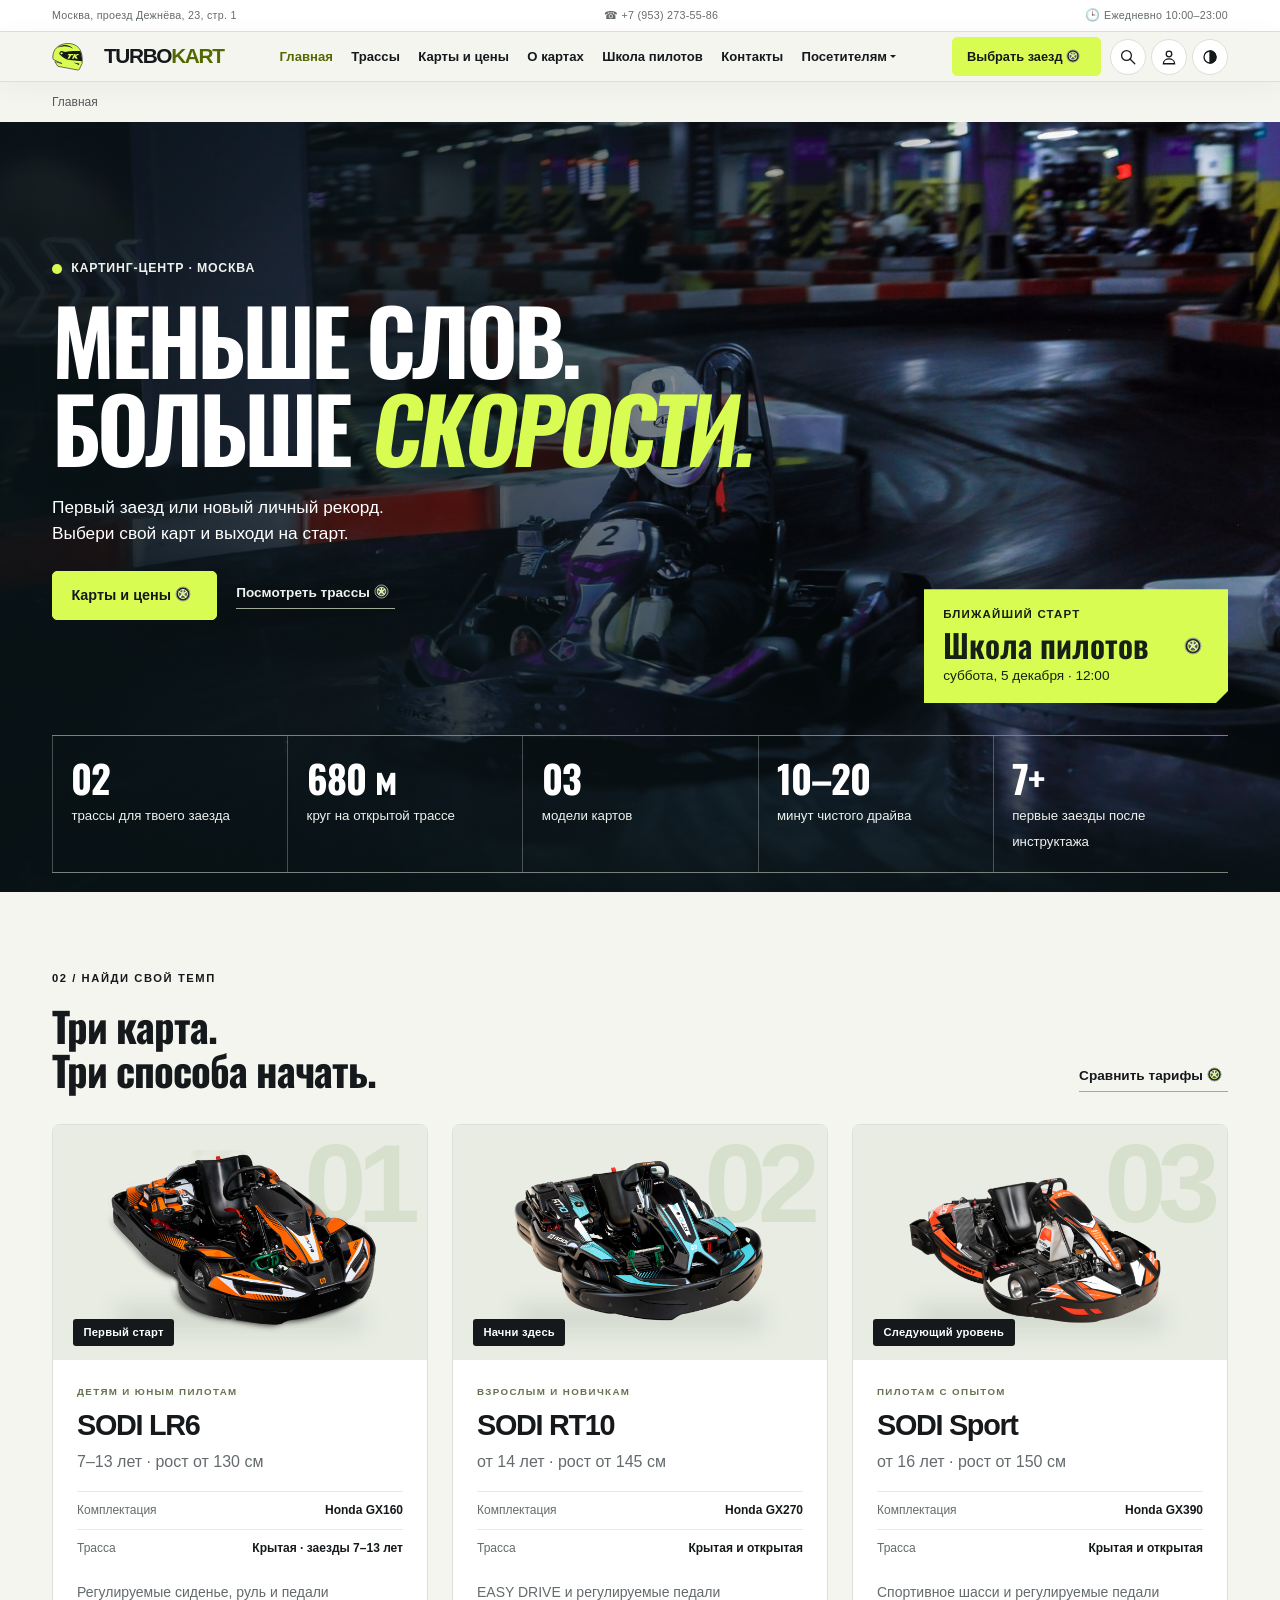
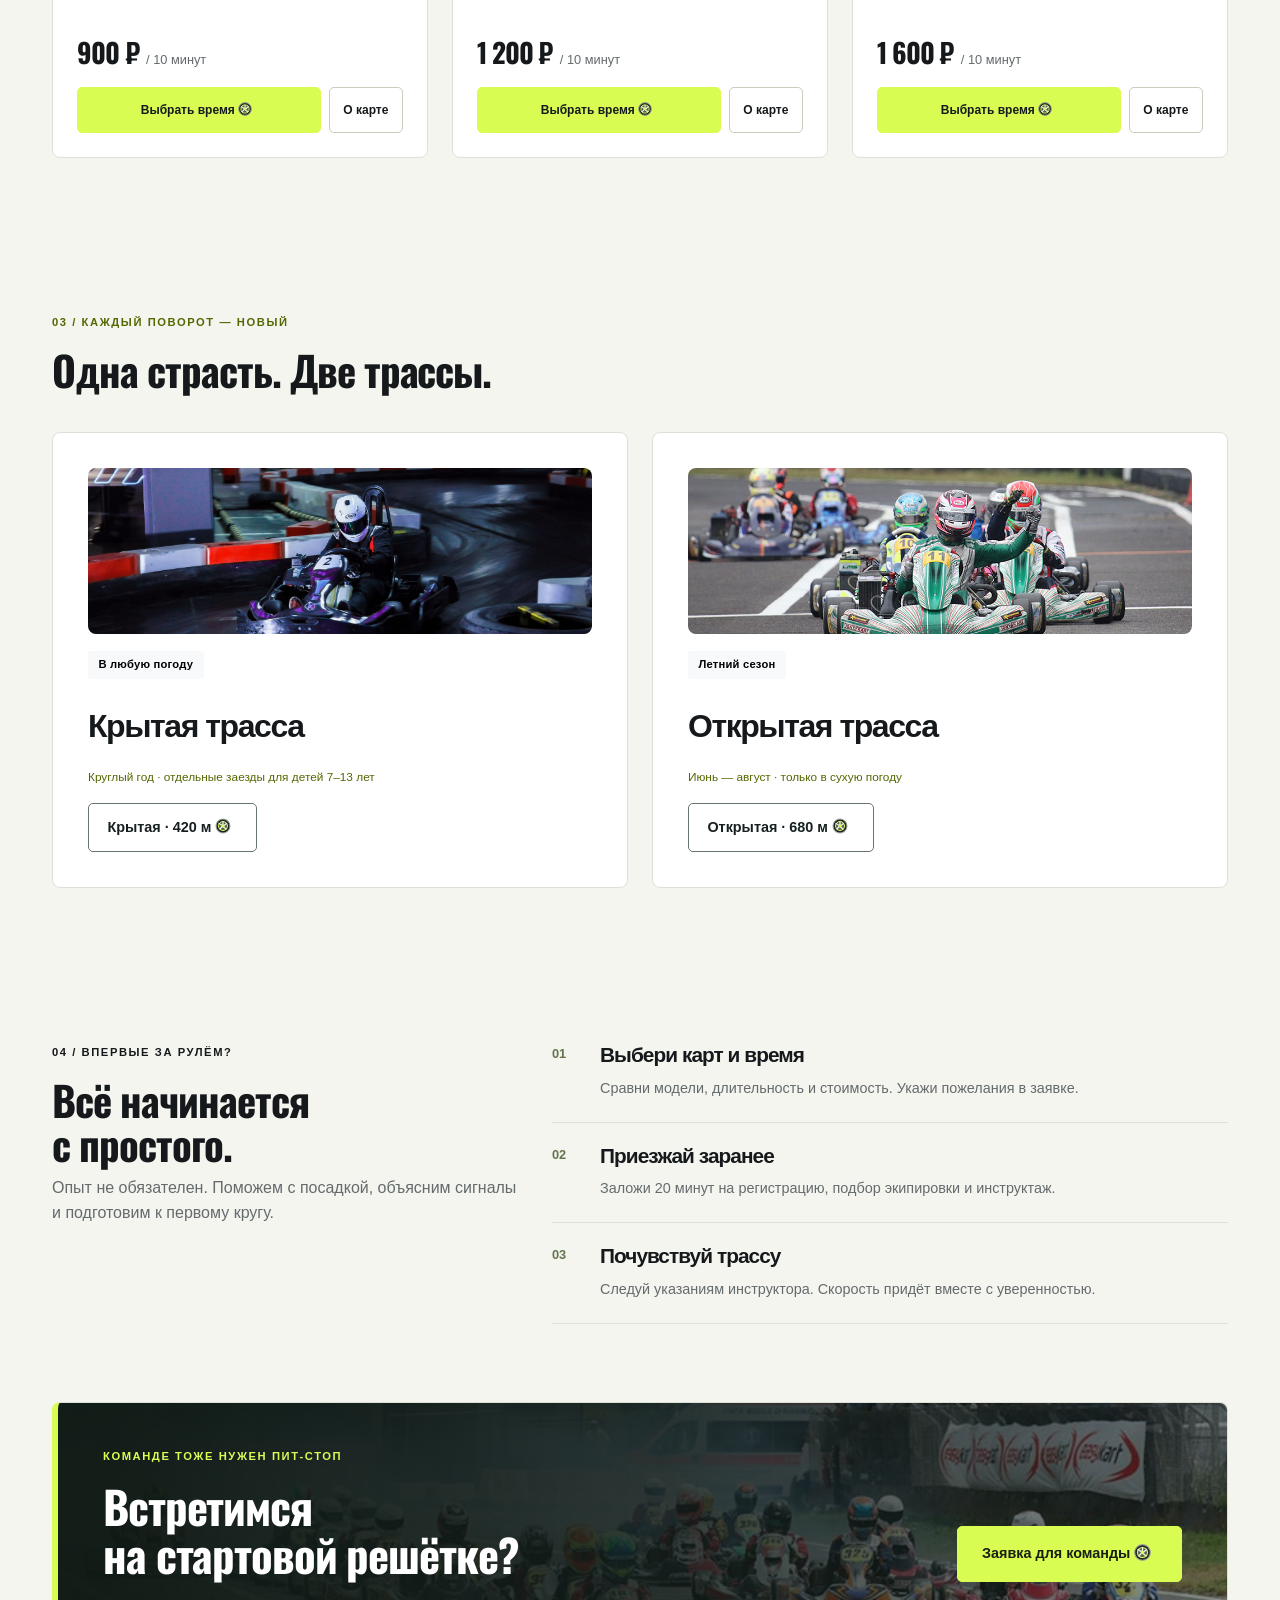
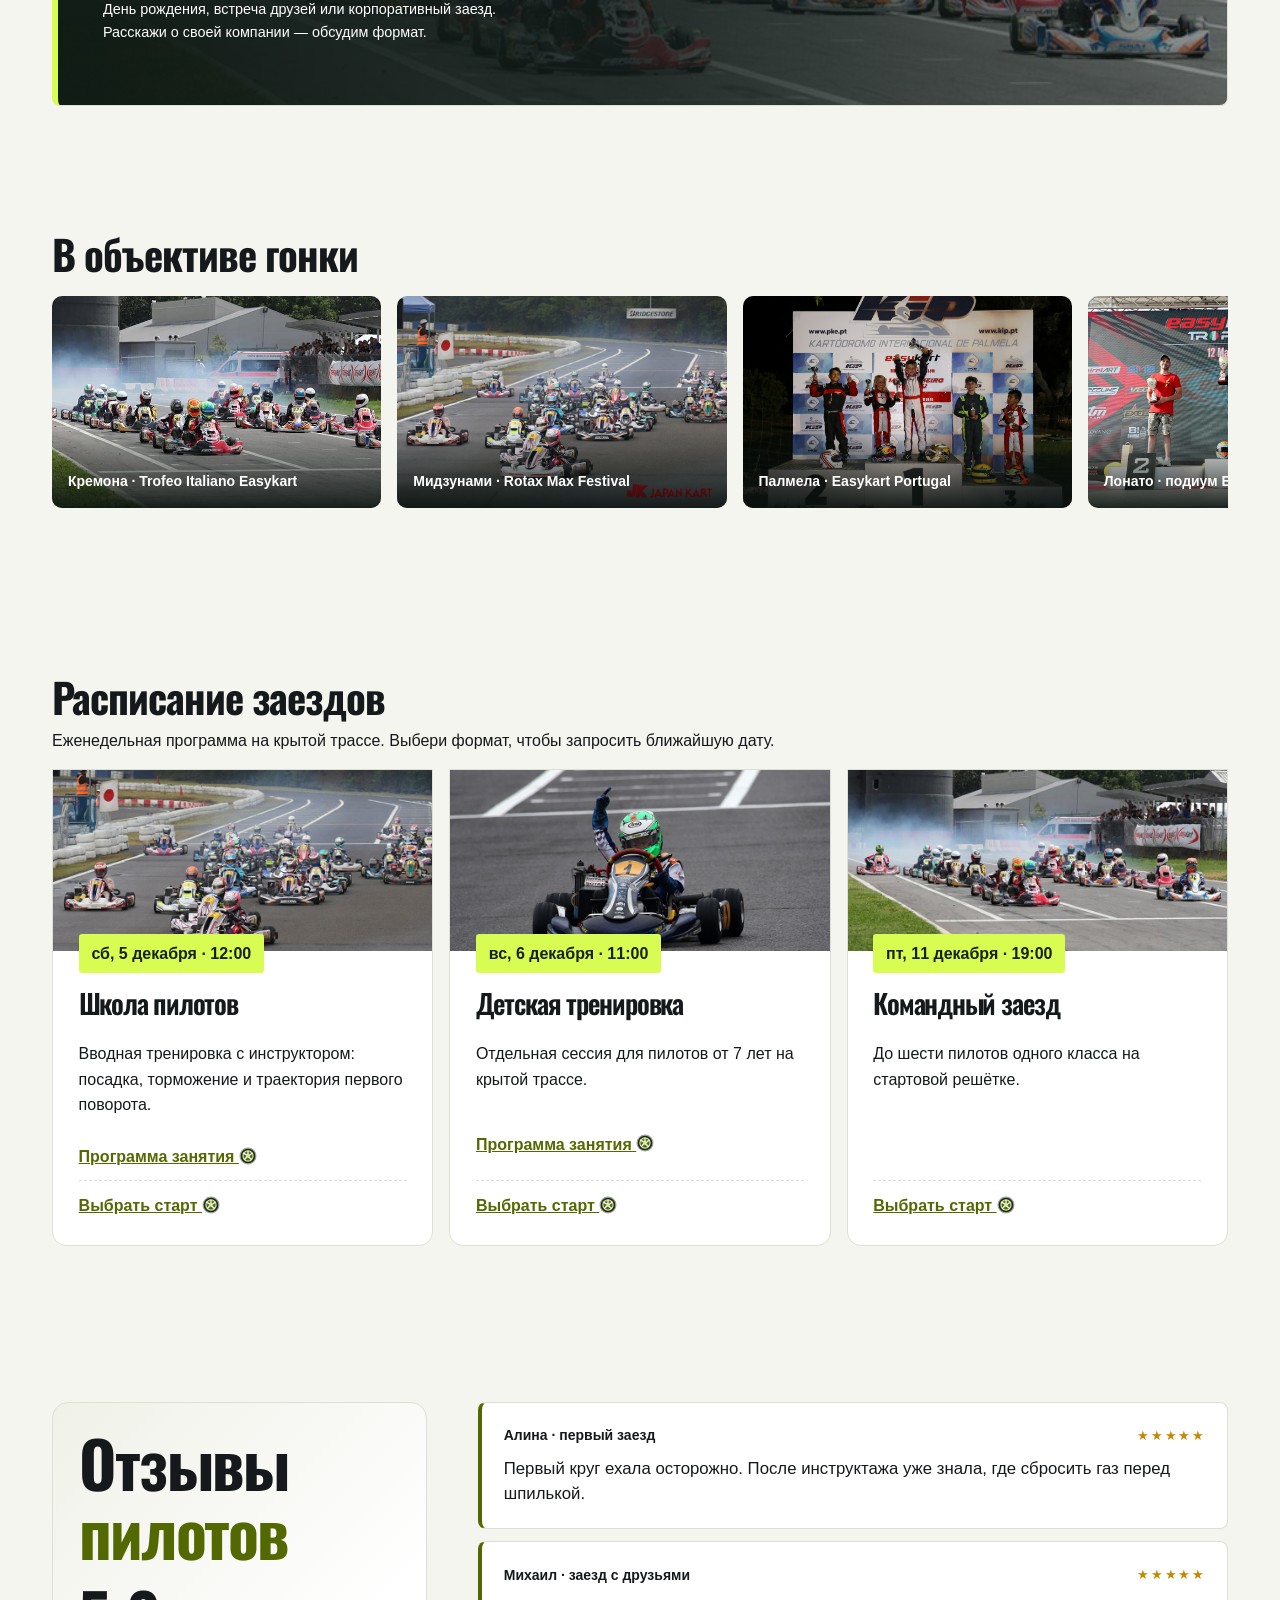
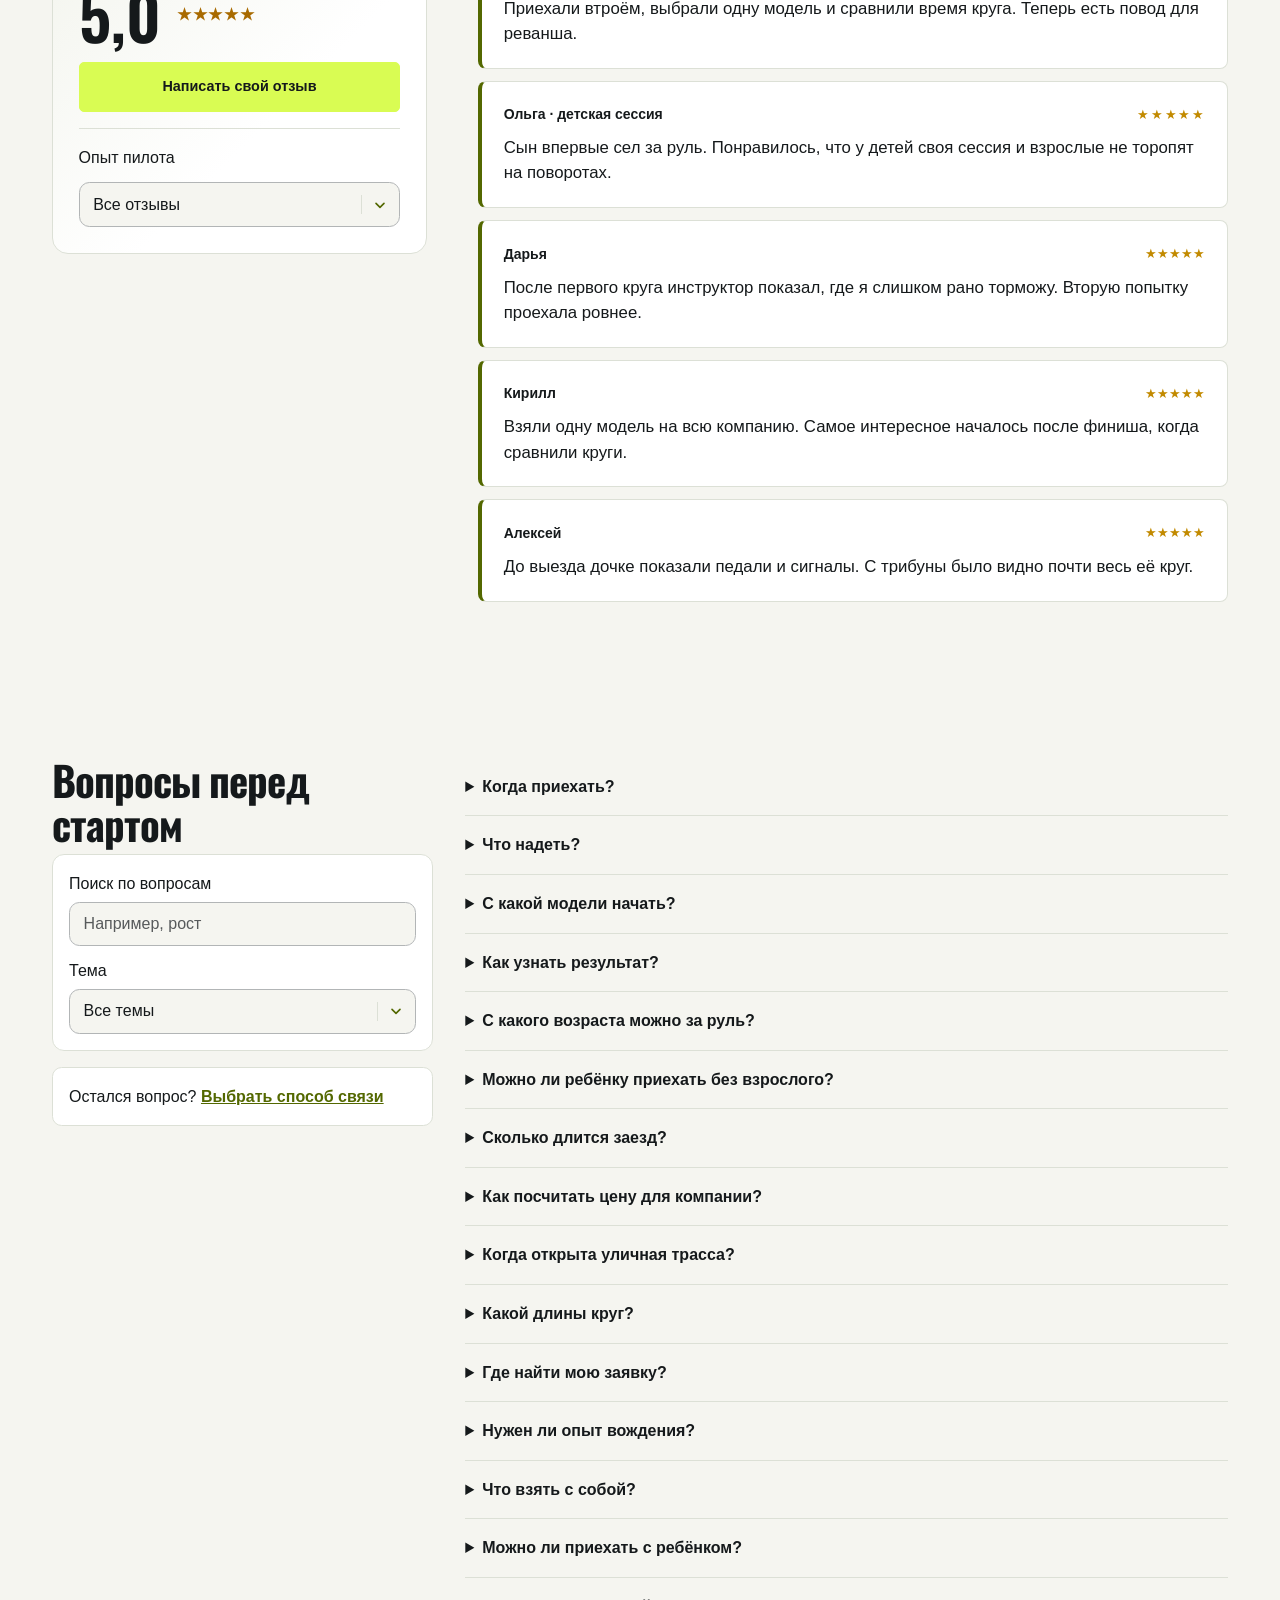
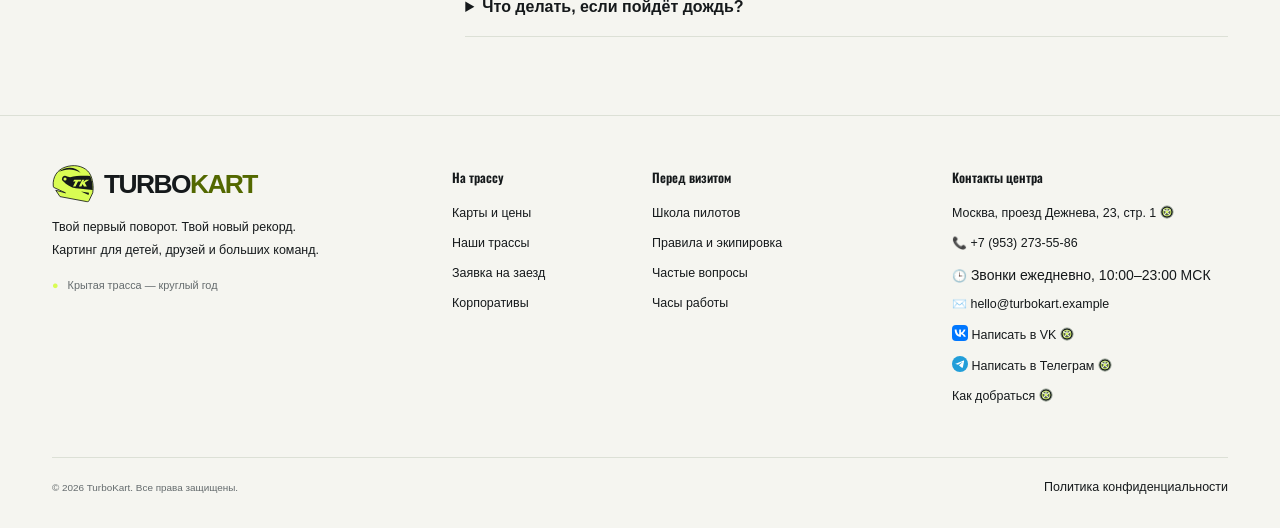
<file: index.html>
<!DOCTYPE html>
<html lang="ru">
<head>
<meta charset="UTF-8">
<meta name="viewport" content="width=device-width, initial-scale=1">
<meta name="description" content="TurboKart — карты для детей и взрослых, трассы и понятные тарифы за время заезда.">
<title>Картинг, который захочется повторить — TurboKart</title>
<meta property="og:type" content="website">
<meta property="og:url" content="https://artem-popkov.github.io/kr2-bootstrap-shop/">
<meta property="og:title" content="Картинг, который захочется повторить — TurboKart">
<meta property="og:description" content="TurboKart — карты для детей и взрослых, трассы и понятные тарифы за время заезда.">
<meta property="og:image" content="https://artem-popkov.github.io/kr2-bootstrap-shop/images/turbokart-preview.png">
<meta property="og:image:width" content="1200">
<meta property="og:image:height" content="630">
<meta property="og:image:alt" content="Салатовый шлем TurboKart с буквами TK на визоре">
<link rel="icon" type="image/png" sizes="32x32" href="images/favicon-32.png">
<link rel="icon" type="image/svg+xml" sizes="any" href="images/turbokart-mark.svg">
<link rel="stylesheet" href="https://cdn.jsdelivr.net/npm/bootstrap@5.3.8/dist/css/bootstrap.min.css">
<link rel="stylesheet" href="css/custom.css?v=20261112">
<link rel="stylesheet" href="css/racing.css?v=3">
</head>
<body>
<a class="skip-link" href="#main">К содержанию</a>
<div class="topline">
<div class="container d-flex flex-wrap justify-content-between gap-2">
<a href="contacts.html#location">Москва, проезд Дежнёва, 23, стр. 1</a><a href="tel:+79532735586">☎ +7 (953) 273-55-86</a>
<span><span class="contact-icon" aria-hidden="true">🕒</span>&nbsp;Ежедневно 10:00–23:00</span>
</div>
</div>
<header class="site-header"><nav class="navbar navbar-expand-xl">
<div class="container">
<a class="navbar-brand brand" href="index.html"><img class="brand-mark" src="images/turbokart-mark.svg" width="42" height="42" alt="">TURBO<span>KART</span>
<small>КАРТИНГ-ЦЕНТР</small>
</a>
<div class="nav-tools"><button type="button" data-panel="site-search" title="Поиск" aria-label="Поиск"><svg aria-hidden="true" viewBox="0 0 24 24" fill="none" stroke="currentColor" stroke-width="1.7" stroke-linecap="round"><circle cx="10" cy="10" r="6.5"/><path d="m15 15 6 6"/></svg></button><a href="pilot.html" title="Кабинет пилота" aria-label="Кабинет пилота"><svg aria-hidden="true" viewBox="0 0 24 24" fill="none" stroke="currentColor" stroke-width="1.7" stroke-linecap="round"><circle cx="12" cy="8" r="3.7"/><path d="M4.5 21c0-8.5 15-8.5 15 0z"/></svg></a><button type="button" id="theme-switch" role="switch" aria-checked="false" aria-label="Тёмная тема" title="Переключить тему"><svg aria-hidden="true" viewBox="0 0 24 24" fill="none" stroke="currentColor" stroke-width="1.7" stroke-linecap="round"><circle cx="12" cy="12" r="8"/><path d="M12 4a8 8 0 0 1 0 16z" fill="currentColor"/></svg></button></div>
<button class="navbar-toggler" type="button" data-bs-toggle="collapse" data-bs-target="#mainNavbar" aria-controls="mainNavbar" aria-expanded="false" aria-label="Открыть меню">
<span class="navbar-toggler-icon">
</span>
</button>
<div class="collapse navbar-collapse" id="mainNavbar">
<ul class="navbar-nav mx-auto gap-lg-3">
<li class="nav-item">
<a class="nav-link active" aria-current=page href="index.html">Главная</a>
</li>
<li class="nav-item"><a class="nav-link" href="tracks.html">Трассы</a></li>
<li class="nav-item">
<a class="nav-link "  href="catalog.html">Карты и цены</a>
</li>
<li class="nav-item">
<a class="nav-link "  href="product.html">О картах</a>
</li>
<li class="nav-item"><a class="nav-link" href="school.html">Школа пилотов</a></li>
<li class="nav-item">
<a class="nav-link "  href="contacts.html">Контакты</a>
</li>
<li class="nav-item dropdown">
<button class="nav-link dropdown-toggle" type="button" data-bs-toggle="dropdown" aria-expanded="false">Посетителям</button>
<ul class="dropdown-menu">
<li>
<a class="dropdown-item" href="contacts.html#rules">Правила и вопросы</a>
</li>
<li>
<a class="dropdown-item" href="contacts.html#location">Как добраться</a>
</li><li>
<a class="dropdown-item" href="contacts.html#schedule">Часы работы</a>
</li>
</ul>
</li>
</ul>
<a class="btn btn-primary" href="order.html">Выбрать заезд <span class="link-wheel" aria-hidden="true"></span>
</a>
</div>
</div>
</nav>
</header>
<main id="main">
<nav class="container site-crumbs" aria-label="Хлебные крошки"><ol class="breadcrumb"><li class="breadcrumb-item active" aria-current="page">Главная</li></ol></nav>
<section class="start-grid full-start" aria-labelledby="start-title">
<img class="start-backdrop" src="images/hero-kart.jpg" alt="" fetchpriority="high"><div class="container start-inner"><div class="start-layout">
<div class="start-copy">
<p class="start-location"><i aria-hidden="true"></i> Картинг-центр · Москва</p>
<h1 id="start-title">Меньше слов.<br>Больше <em>скорости.</em></h1>
<p>Первый заезд или новый личный рекорд.<br>Выбери свой карт и выходи на старт.</p>
<div class="start-actions"><a class="btn btn-primary" href="catalog.html">Карты и цены <span class="link-wheel" aria-hidden="true"></span></a><a class="text-link" href="tracks.html">Посмотреть трассы <span class="link-wheel" aria-hidden="true"></span></a></div>
</div>
<div class="start-visual">

<a class="start-ticket" href="#calendar">
<span class="ticket-copy"><small>Ближайший старт</small><strong id="next-title">Расписание заездов</strong><span id="next-time"></span></span>
<span class="link-wheel" aria-hidden="true"></span></a>
</div></div>
<div class="hero-stats row row-cols-2 row-cols-md-3 row-cols-lg-5 g-4">
<div class="col">
<strong>02</strong>
<span>трассы для твоего заезда</span>
</div>
<div class="col">
<strong>680 м</strong>
<span>круг на открытой трассе</span>
</div>
<div class="col">
<strong>03</strong>
<span>модели картов</span>
</div>
<div class="col">
<strong>10–20</strong>
<span>минут чистого драйва</span>
</div>
<div class="col">
<strong>7+</strong>
<span>первые заезды после инструктажа</span>
</div>
</div>
</div></section>
<section class="section section-decor" id="popular">
<div class="container">
<div class="section-heading">
<div>
<p class="eyebrow">02 / НАЙДИ СВОЙ ТЕМП</p>
<h2>Три карта.<br>Три способа начать.</h2>
</div>
<a class="text-link" href="catalog.html#prices">Сравнить тарифы <span class="link-wheel" aria-hidden="true"></span></a>
</div>
<div class="row g-4">
<div class="col-12 col-md-6 col-lg-4">
<article class="card kart-card h-100">
<div class="kart-visual d-flex align-items-center justify-content-center">
<span class="kart-number" aria-hidden="true">01</span>
<img src="images/sodi-lr6.png" alt="SODI LR6, прокатный карт" loading="lazy">
<span class="badge kart-badge">Первый старт</span>
</div>
<div class="card-body p-4 d-flex flex-column">
<p class="eyebrow">Детям и юным пилотам</p>
<h3 class="card-title">SODI LR6</h3>
<p class="text-secondary">7–13 лет · рост от 130 см</p>
<dl class="kart-specs">
<div>
<dt>Комплектация</dt>
<dd>Honda GX160</dd>
</div>
<div>
<dt>Трасса</dt>
<dd>Крытая · заезды 7–13 лет</dd>
</div>
</dl>
<p class="card-text small text-secondary">Регулируемые сиденье, руль и педали</p>
<div class="mt-auto">
<p class="price">
<span class="price-amount" data-price-kart="lr6" data-price-duration="10">900 ₽</span>
<span> / 10 минут</span>
</p>
<div class="d-flex gap-2">
<a class="btn btn-primary flex-grow-1" href="order.html?kart=lr6">Выбрать время <span class="link-wheel" aria-hidden="true"></span></a>
<a class="btn btn-outline-dark" href="product.html?kart=lr6">О карте</a>
</div>
</div>
</div>
</article>
</div>
<div class="col-12 col-md-6 col-lg-4">
<article class="card kart-card h-100">
<div class="kart-visual d-flex align-items-center justify-content-center">
<span class="kart-number" aria-hidden="true">02</span>
<img src="images/sodi-rt10.png" alt="SODI RT10, прокатный карт" loading="lazy">
<span class="badge kart-badge">Начни здесь</span>
</div>
<div class="card-body p-4 d-flex flex-column">
<p class="eyebrow">Взрослым и новичкам</p>
<h3 class="card-title">SODI RT10</h3>
<p class="text-secondary">от 14 лет · рост от 145 см</p>
<dl class="kart-specs">
<div>
<dt>Комплектация</dt>
<dd>Honda GX270</dd>
</div>
<div>
<dt>Трасса</dt>
<dd>Крытая и открытая</dd>
</div>
</dl>
<p class="card-text small text-secondary">EASY DRIVE и регулируемые педали</p>
<div class="mt-auto">
<p class="price">
<span class="price-amount" data-price-kart="rt10" data-price-duration="10">1 200 ₽</span>
<span> / 10 минут</span>
</p>
<div class="d-flex gap-2">
<a class="btn btn-primary flex-grow-1" href="order.html?kart=rt10">Выбрать время <span class="link-wheel" aria-hidden="true"></span></a>
<a class="btn btn-outline-dark" href="product.html?kart=rt10">О карте</a>
</div>
</div>
</div>
</article>
</div>
<div class="col-12 col-md-6 col-lg-4">
<article class="card kart-card h-100">
<div class="kart-visual d-flex align-items-center justify-content-center">
<span class="kart-number" aria-hidden="true">03</span>
<img src="images/sodi-sport.png" alt="SODI Sport, прокатный карт" loading="lazy">
<span class="badge kart-badge">Следующий уровень</span>
</div>
<div class="card-body p-4 d-flex flex-column">
<p class="eyebrow">Пилотам с опытом</p>
<h3 class="card-title">SODI Sport</h3>
<p class="text-secondary">от 16 лет · рост от 150 см</p>
<dl class="kart-specs">
<div>
<dt>Комплектация</dt>
<dd>Honda GX390</dd>
</div>
<div>
<dt>Трасса</dt>
<dd>Крытая и открытая</dd>
</div>
</dl>
<p class="card-text small text-secondary">Спортивное шасси и регулируемые педали</p>
<div class="mt-auto">
<p class="price">
<span class="price-amount" data-price-kart="sport" data-price-duration="10">1 600 ₽</span>
<span> / 10 минут</span>
</p>
<div class="d-flex gap-2">
<a class="btn btn-primary flex-grow-1" href="order.html?kart=sport">Выбрать время <span class="link-wheel" aria-hidden="true"></span></a>
<a class="btn btn-outline-dark" href="product.html?kart=sport">О карте</a>
</div>
</div>
</div>
</article>
</div>
</div>

</div>
</section>
<section class="section section-dark section-decor section-decor-dark" id="tracks">
<div class="container">
<p class="eyebrow text-accent">03 / КАЖДЫЙ ПОВОРОТ — НОВЫЙ</p>
<h2>Одна страсть. Две трассы.</h2>
<div class="row g-4 mt-3">
<div class="col-md-6">
<article class="track-panel h-100"><img class="track-thumb" src="images/hero-kart.jpg" alt="" loading="lazy">
<span class="badge text-bg-light">В любую погоду</span>
<h3>Крытая трасса</h3>


<p class="track-meta">Круглый год · отдельные заезды для детей 7–13 лет</p>
<a href="tracks.html#indoor" class="btn btn-outline-light">Крытая · 420 м <span class="link-wheel" aria-hidden="true"></span></a>
</article>
</div>
<div class="col-md-6">
<article class="track-panel track-outdoor h-100"><img class="track-thumb" src="images/race-gallery-8.jpg" alt="" loading="lazy">
<span class="badge text-bg-light">Летний сезон</span>
<h3>Открытая трасса</h3>


<p class="track-meta">Июнь — август · только в сухую погоду</p>
<a href="tracks.html#outdoor" class="btn btn-outline-light">Открытая · 680 м <span class="link-wheel" aria-hidden="true"></span></a>
</article>
</div>
</div>
</div>
</section>
<div class="section-decor visit-sections">
<section class="section" id="first-visit">
<div class="container">
<div class="row g-5">
<div class="col-lg-5">
<p class="eyebrow">04 / ВПЕРВЫЕ ЗА РУЛЁМ?</p>
<h2>Всё начинается<br>с простого.</h2>
<p class="text-secondary">Опыт не обязателен. Поможем с посадкой, объясним сигналы и подготовим к первому кругу.</p>
</div>
<div class="col-lg-7">
<ol class="visit-steps">
<li class="d-flex gap-4">
<span>01</span>
<div>
<h3>Выбери карт и время</h3>
<p>Сравни модели, длительность и стоимость. Укажи пожелания в заявке.</p>
</div>
</li>
<li class="d-flex gap-4">
<span>02</span>
<div>
<h3>Приезжай заранее</h3>
<p>Заложи 20 минут на регистрацию, подбор экипировки и инструктаж.</p>
</div>
</li>
<li class="d-flex gap-4">
<span>03</span>
<div>
<h3>Почувствуй трассу</h3>
<p>Следуй указаниям инструктора. Скорость придёт вместе с уверенностью.</p>
</div>
</li>
</ol>
</div>
</div>

</div>
</section>
<section class="pb-5" id="events">
<div class="container">
<div class="event-panel">
<div>
<p class="eyebrow">КОМАНДЕ ТОЖЕ НУЖЕН ПИТ-СТОП</p>
<h2>Встретимся<br>на стартовой решётке?</h2>
<p>День рождения, встреча друзей или корпоративный заезд.<br>Расскажи о своей компании — обсудим формат.</p>
</div>
<a class="btn btn-dark btn-lg" href="order.html?event=group">Заявка для команды <span class="link-wheel" aria-hidden="true"></span></a>
</div>

</div>
</section>
</div>
<section class="container section" aria-labelledby="gallery-title">
<h2 id="gallery-title">В объективе гонки</h2>
<div class="race-feed" tabindex="0" aria-label="Фотографии соревнований">
<figure><img src="images/race-gallery-1.jpg" alt="Пелотон картов на старте заезда" loading="lazy"><figcaption>Кремона · Trofeo Italiano Easykart</figcaption></figure>
<figure><img src="images/race-gallery-2.jpg" alt="Пилоты на трассе под стартовым флагом" loading="lazy"><figcaption>Мидзунами · Rotax Max Festival</figcaption></figure>
<figure><img src="images/race-gallery-3.jpg" alt="Призёры с кубками на подиуме" loading="lazy"><figcaption>Палмела · Easykart Portugal</figcaption></figure>
<figure><img src="images/race-gallery-4.jpg" alt="Награждение пилотов Easykart" loading="lazy"><figcaption>Лонато · подиум Easykart</figcaption></figure>
<figure><img src="images/race-gallery-5.jpg" alt="Junior · борьба на трассе" loading="lazy"><figcaption>Мидзунами · Junior · борьба на трассе</figcaption></figure>
<figure><img src="images/race-gallery-6.jpg" alt="Mini · заезд" loading="lazy"><figcaption>Мидзунами · Mini · заезд</figcaption></figure>
<figure><img src="images/race-gallery-7.jpg" alt="Masters · заезд" loading="lazy"><figcaption>Мидзунами · Masters · заезд</figcaption></figure>
<figure><img src="images/race-gallery-8.jpg" alt="Senior · заезд" loading="lazy"><figcaption>Мидзунами · Senior · заезд</figcaption></figure>
<figure><img src="images/race-gallery-9.jpg" alt="Участники фестиваля" loading="lazy"><figcaption>Мидзунами · Участники фестиваля</figcaption></figure>
<figure><img src="images/race-gallery-10.jpg" alt="Junior · награждение" loading="lazy"><figcaption>Мидзунами · Junior · награждение</figcaption></figure>
</div></section>
<section class="container section" id="calendar"><h2>Расписание заездов</h2><p>Еженедельная программа на крытой трассе. Выбери формат, чтобы запросить ближайшую дату.</p><div class="tk-cards" id="event-cards"></div></section>
<section class="container section" id="reviews"><div class="review-intro"><h2>Отзывы <span>пилотов</span></h2><div class="review-score"><strong>5,0</strong><span><b aria-label="Пять звёзд">★★★★★</b></span></div>
<button type="button" class="btn btn-primary" data-panel="review-dialog" aria-haspopup="dialog">Написать свой отзыв</button>
<label class="tk-controls">Опыт пилота <select id="review-filter"><option value="all">Все отзывы</option><option value="first">Первый заезд</option><option value="group">Компанией</option><option value="kids">С детьми</option></select></label></div>
<div class="review-list"><div class="row g-3">
<div class="col-md-4" data-review="first"><figure class="pilot-review"><div role="img" aria-label="5 из 5 звёзд" style="color:#c28a00;letter-spacing:.12em">★★★★★</div><blockquote>Первый круг ехала осторожно. После инструктажа уже знала, где сбросить газ перед шпилькой.</blockquote><figcaption>Алина · первый заезд</figcaption></figure></div>
<div class="col-md-4" data-review="group"><figure class="pilot-review"><div role="img" aria-label="5 из 5 звёзд" style="color:#c28a00;letter-spacing:.12em">★★★★★</div><blockquote>Приехали втроём, выбрали одну модель и сравнили время круга. Теперь есть повод для реванша.</blockquote><figcaption>Михаил · заезд с друзьями</figcaption></figure></div>
<div class="col-md-4" data-review="kids"><figure class="pilot-review"><div role="img" aria-label="5 из 5 звёзд" style="color:#c28a00;letter-spacing:.12em">★★★★★</div><blockquote>Сын впервые сел за руль. Понравилось, что у детей своя сессия и взрослые не торопят на поворотах.</blockquote><figcaption>Ольга · детская сессия</figcaption></figure></div>
<div data-review="first"><figure class="pilot-review"><div role="img" aria-label="5 из 5 звёзд">★★★★★</div><blockquote>После первого круга инструктор показал, где я слишком рано торможу. Вторую попытку проехала ровнее.</blockquote><figcaption>Дарья</figcaption></figure></div><div data-review="group"><figure class="pilot-review"><div role="img" aria-label="5 из 5 звёзд">★★★★★</div><blockquote>Взяли одну модель на всю компанию. Самое интересное началось после финиша, когда сравнили круги.</blockquote><figcaption>Кирилл</figcaption></figure></div><div data-review="kids"><figure class="pilot-review"><div role="img" aria-label="5 из 5 звёзд">★★★★★</div><blockquote>До выезда дочке показали педали и сигналы. С трибуны было видно почти весь её круг.</blockquote><figcaption>Алексей</figcaption></figure></div></div><dialog id="review-dialog" class="tool-dialog" aria-labelledby="review-title"><form method="dialog"><button aria-label="Закрыть">×</button></form><h3 id="review-title">Твой отзыв</h3><form id="write-review">
<label>Имя<input name="author" required maxlength="50"></label><label>Опыт<select name="category"><option value="first">Первый заезд</option><option value="group">Компанией</option><option value="kids">С детьми</option></select></label><label>Оценка<select name="score"><option value="5">5 / 5</option><option value="4">4 / 5</option><option value="3">3 / 5</option><option value="2">2 / 5</option><option value="1">1 / 5</option></select></label><label>Отзыв<textarea name="body" required maxlength="1000"></textarea></label><button class="btn btn-primary">Сохранить в этом браузере</button><p role="status" id="review-status"></p></form></dialog></div></section>
<section class="container section" id="race-faq"><div class="faq-layout"><div class="faq-sidebar"><h2>Вопросы перед стартом</h2><div class="tk-controls"><label>Поиск по вопросам<input type="search" class="form-control" id="faq-query" placeholder="Например, рост"></label><label>Тема <select id="faq-topic"><option>Все темы</option><option>Первый визит</option><option>Дети</option><option>Тарифы</option><option>Трассы</option></select></label></div><p class="question-help">Остался вопрос? <a href="contacts.html#channels">Выбрать способ связи</a></p></div><div><p id="faq-empty" role="status" hidden>Подходящих вопросов нет.</p><details name="before-start" id="question-1" class="tk-detail" data-topic="Первый визит"><summary>Когда приехать?</summary><p>За 20 минут до старта, чтобы подобрать экипировку и пройти инструктаж.</p></details><details name="before-start" id="question-2" class="tk-detail" data-topic="Первый визит"><summary>Что надеть?</summary><p>Закрытую обувь и удобную одежду. Длинные волосы собери перед заездом.</p></details><details name="before-start" id="question-3" class="tk-detail" data-topic="Первый визит"><summary>С какой модели начать?</summary><p>Для первого взрослого заезда подойдёт RT10. Детская модель — LR6.</p></details><details name="before-start" id="question-4" class="tk-detail" data-topic="Первый визит"><summary>Как узнать результат?</summary><p>В кабинете пилота открой «Результаты заездов». В примере доступны времена пяти кругов.</p></details><details name="before-start" id="question-5" class="tk-detail" data-topic="Дети"><summary>С какого возраста можно за руль?</summary><p>Для LR6 — от 7 лет при росте от 130 см.</p></details><details name="before-start" id="question-6" class="tk-detail" data-topic="Дети"><summary>Можно ли ребёнку приехать без взрослого?</summary><p>Ребёнок должен приехать со взрослым. Взрослый остаётся в центре до конца заезда. На крытой трассе дети 7–13 лет ездят самостоятельно в отдельной сессии.</p></details><details name="before-start" id="question-7" class="tk-detail" data-topic="Тарифы"><summary>Сколько длится заезд?</summary><p>Можно выбрать 10, 15 или 20 минут.</p></details><details name="before-start" id="question-8" class="tk-detail" data-topic="Тарифы"><summary>Как посчитать цену для компании?</summary><p>В заявке укажи модель, длительность и число пилотов. Итог обновится сразу.</p></details><details name="before-start" id="question-9" class="tk-detail" data-topic="Трассы"><summary>Когда открыта уличная трасса?</summary><p>С июня по август в сухую погоду.</p></details><details name="before-start" id="question-10" class="tk-detail" data-topic="Трассы"><summary>Какой длины круг?</summary><p>Крытая трасса — 420 м, открытая — 680 м.</p></details><details name="before-start" id="question-11" class="tk-detail" data-topic="Тарифы"><summary>Где найти мою заявку?</summary><p>Войди в кабинет до оформления, затем открой «Мои заезды» на том же устройстве.</p></details><details name="before-start" id="question-12" class="tk-detail" data-topic="Первый визит"><summary>Нужен ли опыт вождения?</summary><div>Нет. Для первого визита выбирайте RT10. До заезда инструктор объяснит управление и сигналы на трассе.</div></details><details name="before-start" id="question-13" class="tk-detail" data-topic="Первый визит"><summary>Что взять с собой?</summary><div>Удобную одежду и закрытую обувь. Длинные волосы необходимо убрать, свободные шарфы и украшения снять. Шлем и экипировку выдадут перед стартом.</div></details><details name="before-start" id="question-14" class="tk-detail" data-topic="Дети"><summary>Можно ли приехать с ребёнком?</summary><div>
<p>Да. Для детей 7–13 лет проводятся отдельные заезды на крытой трассе. С 14 лет можно участвовать в общих заездах при росте от 145 см и допуске инструктора. После инструктажа ребёнок самостоятельно управляет одноместным картом. Совместного заезда в одном карте с инструктором у нас нет. Условия по моделям:</p>
<ul>
<li><a href="catalog.html#kart-lr6">SODI LR6</a> — 7–13 лет, рост от 130 см.</li>
<li><a href="catalog.html#kart-rt10">SODI RT10</a> — от 14 лет, рост от 145 см.</li>
<li><a href="catalog.html#kart-sport">SODI Sport</a> — от 16 лет, рост от 150 см; для пилотов с опытом.</li>
</ul>
<p class="mb-0">Название модели открывает её карточку в каталоге. Окончательный допуск определяет инструктор после проверки посадки. Сопровождающий взрослый остаётся в центре, а не едет в карте вместе с ребёнком.</p>
</div></details><details name="before-start" id="question-15" class="tk-detail" data-topic="Трассы"><summary>Что делать, если пойдёт дождь?</summary><div>Крытая трасса работает в любую погоду. Открытая — только летом в сухую погоду. Если заезд на открытой трассе отменён из-за погоды, вы можете выбрать перенос на другое время или возврат оплаты.</div></details></div></div></section></main>
<footer class="site-footer">
<div class="container">
<div class="row g-4">
<div class="col-12 col-lg-4">
<a class="brand footer-brand" href="index.html"><img class="brand-mark" src="images/turbokart-mark.svg" width="42" height="42" alt="">TURBO<span>KART</span>
</a>
<p class="mt-3 footer-description">Твой первый поворот. Твой новый рекорд.<br>Картинг для детей, друзей и больших команд.</p>
<span class="availability">
<span aria-hidden="true">●</span> Крытая трасса — круглый год</span>
</div>
<div class="col-6 col-lg-2">
<h2>На трассу</h2>
<a href="catalog.html">Карты и цены</a>
<a href="tracks.html">Наши трассы</a>
<a href="order.html">Заявка на заезд</a>
<a href="index.html#events">Корпоративы</a>
</div>
<div class="col-6 col-lg-3">
<h2>Перед визитом</h2>
<a href="school.html">Школа пилотов</a>
<a href="contacts.html#rules">Правила и экипировка</a>
<a href="index.html#race-faq">Частые вопросы</a>
<a href="contacts.html#schedule">Часы работы</a>
</div>
<div class="col-12 col-lg-3">
<h2>Контакты центра</h2>
<a href="https://yandex.ru/maps/?ll=37.637686%2C55.869410&amp;pt=37.637686,55.869410&amp;z=17" target="_blank" rel="noopener">Москва, проезд Дежнева, 23, стр. 1 <span class="link-wheel" aria-hidden="true"></span></a>
<a href="tel:+79532735586"><span class="contact-icon" aria-hidden="true">📞</span>&nbsp;+7 (953) 273-55-86</a><small class="d-block mb-2"><span class="contact-icon" aria-hidden="true">🕒</span>&nbsp;Звонки ежедневно, 10:00–23:00 МСК</small>
<a href="mailto:hello@turbokart.example"><span class="contact-icon" aria-hidden="true">✉️</span>&nbsp;hello@turbokart.example</a>
<a href="https://vk.ru/id331658652" target="_blank" rel="noopener noreferrer"><img class="social-icon" src="images/vk.svg" alt="" width="16" height="16">&nbsp;Написать в VK <span class="link-wheel" aria-hidden="true"></span></a>
<a href="https://t.me/artemi_daa" target="_blank" rel="noopener noreferrer"><img class="social-icon" src="images/telegram.svg" alt="" width="16" height="16">&nbsp;Написать в Телеграм <span class="link-wheel" aria-hidden="true"></span></a>
<a href="contacts.html#location">Как добраться <span class="link-wheel" aria-hidden="true"></span></a>
</div>
</div>
<div class="footer-bottom d-flex flex-wrap justify-content-between gap-2">
<span>© 2026 TurboKart. Все права защищены.</span>
<a href="contacts.html#privacy">Политика конфиденциальности</a>
</div>
</div>
</footer>
<script src="https://cdn.jsdelivr.net/npm/bootstrap@5.3.8/dist/js/bootstrap.bundle.min.js">
</script>
<script src="js/karts.js?v=20261112">
</script>
<script src="js/main.js?v=20261112b">
</script>
<dialog id="site-search" aria-labelledby="search-heading" class="tool-dialog"><form method="dialog"><button aria-label="Закрыть">×</button></form><h2 id="search-heading">Поиск по сайту</h2><label for="search-query">Страница или тема</label><input class="form-control" id="search-query" type="search" placeholder="Например, трассы"><p id="search-caption" aria-live="polite"></p><ul id="search-results"></ul></dialog>
<script src="js/interface.js?v=10"></script>
</body>
</html>
</file>
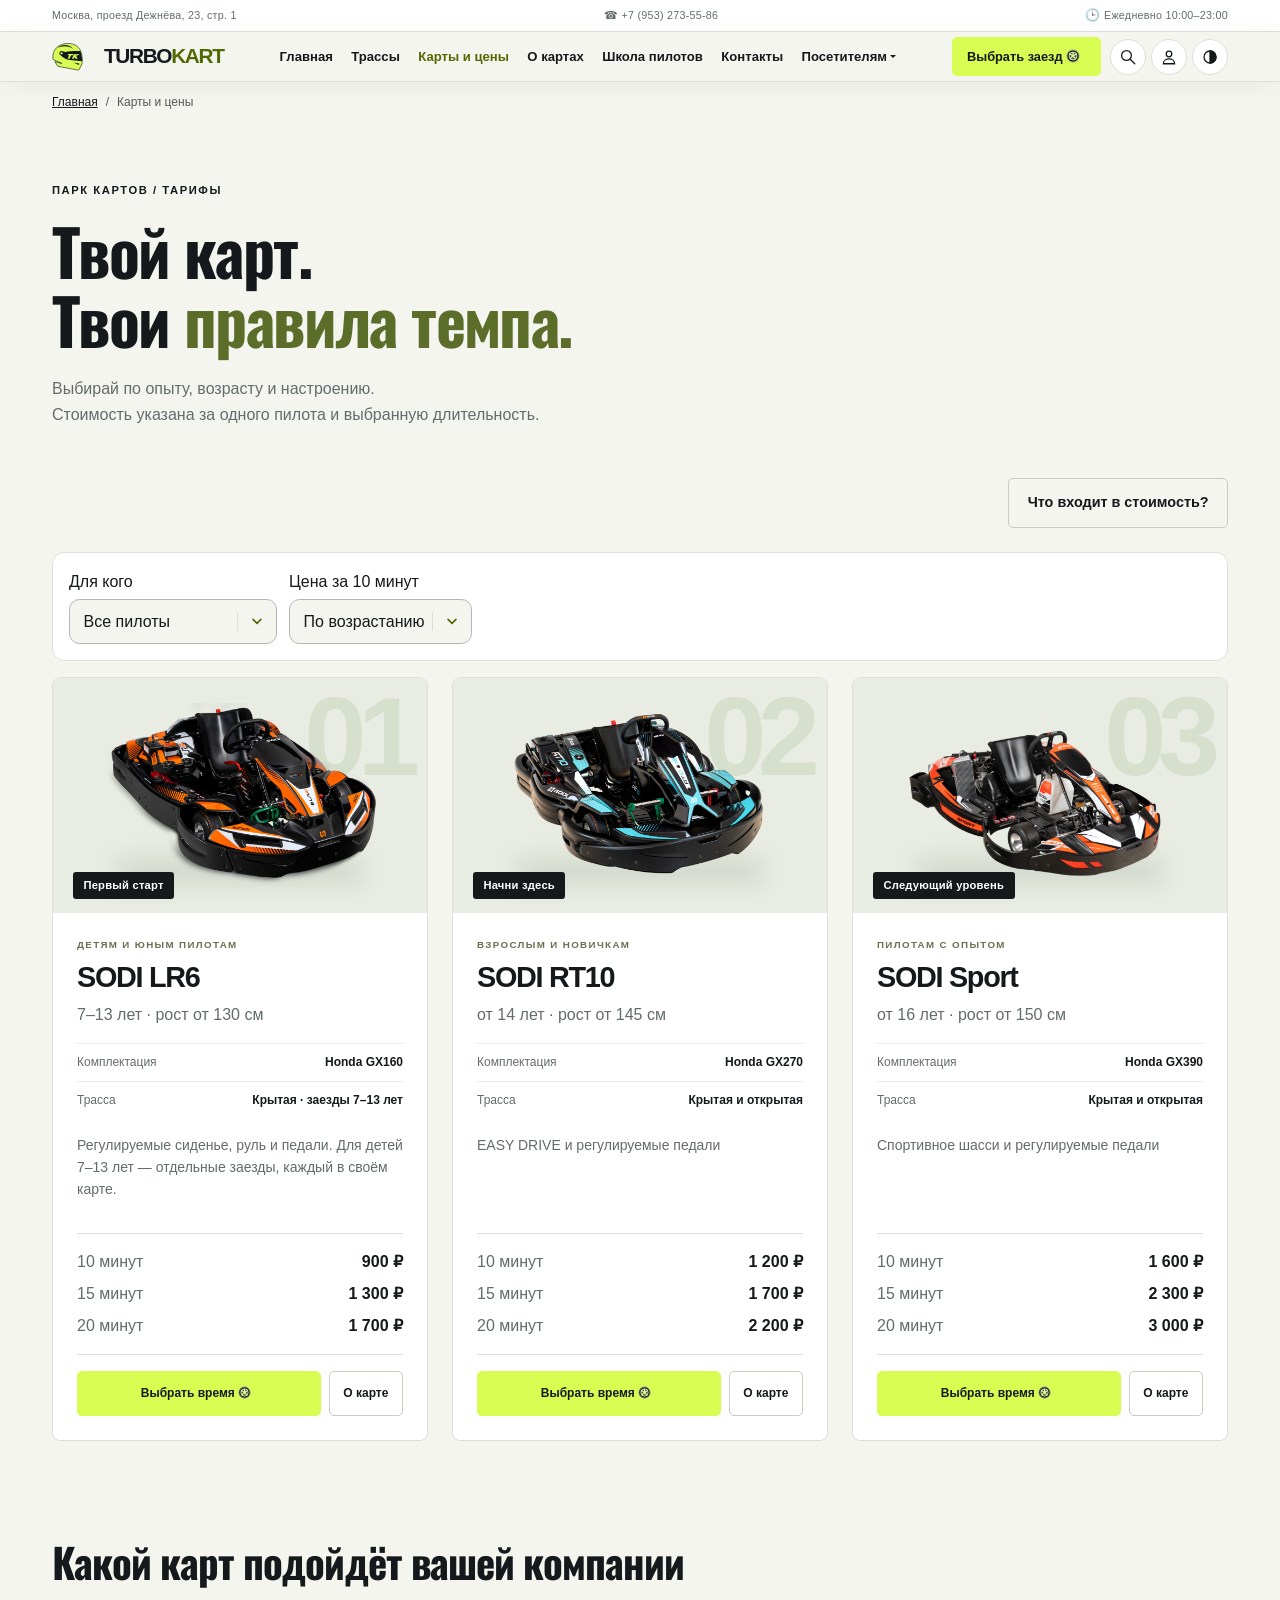
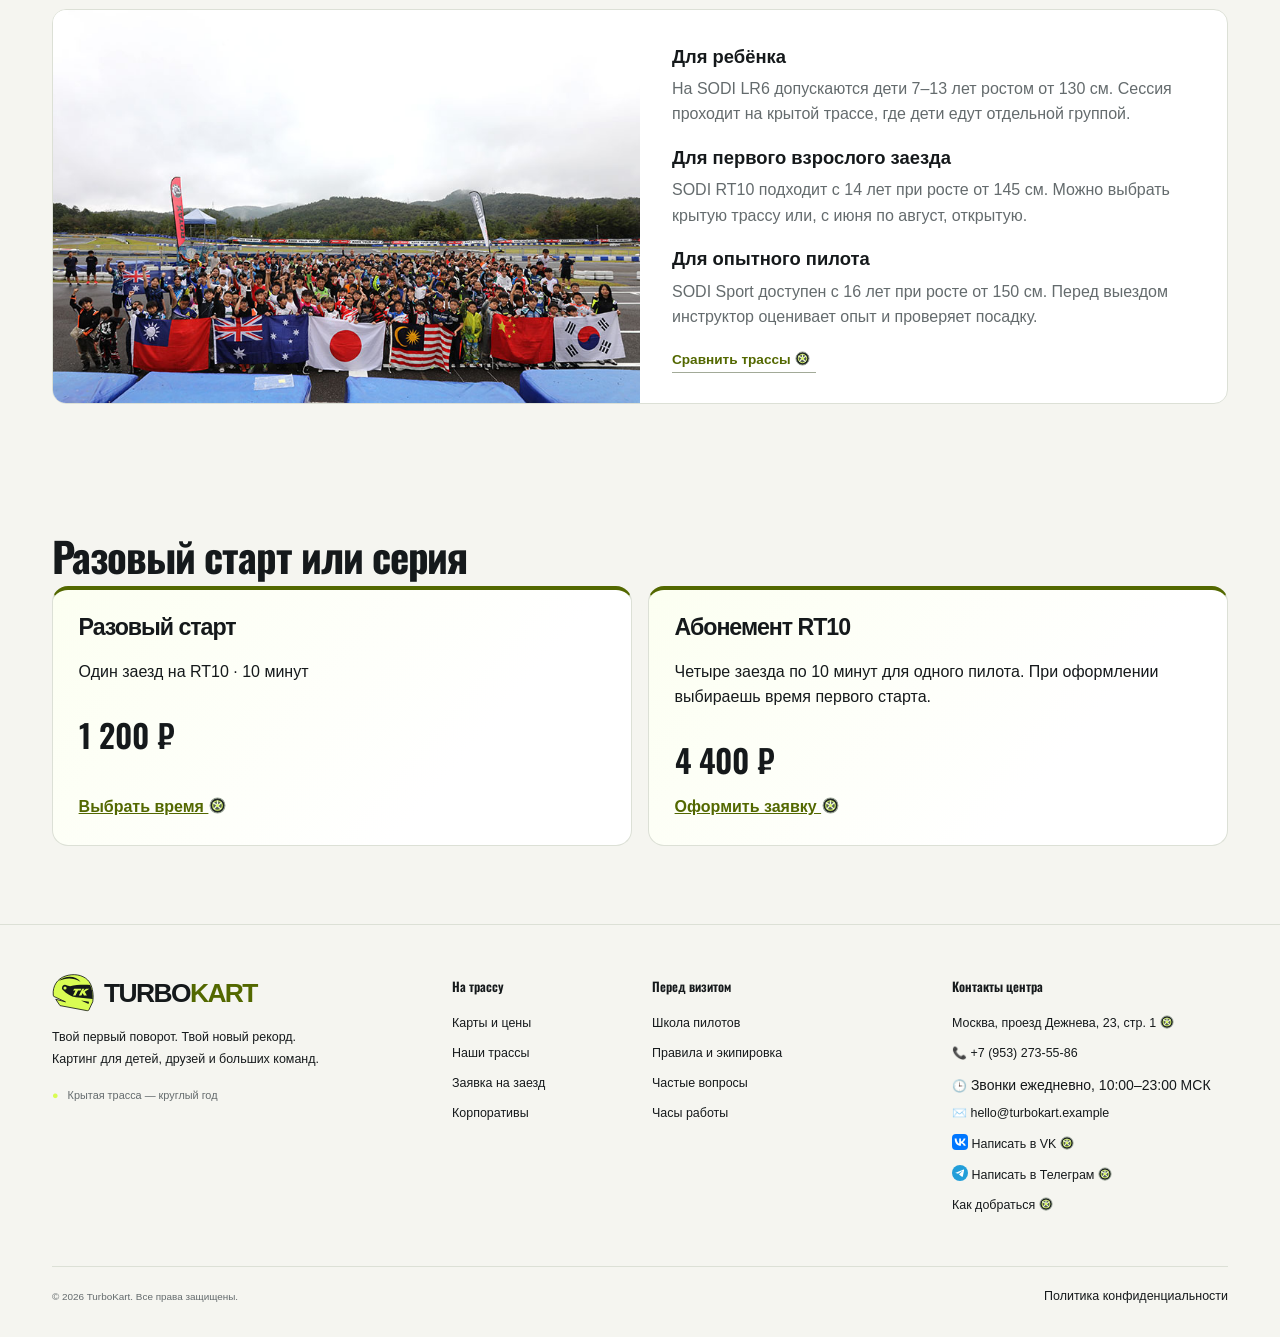
<file: catalog.html>
<!DOCTYPE html>
<html lang="ru">
<head>
<meta charset="UTF-8">
<meta name="viewport" content="width=device-width, initial-scale=1">
<meta name="description" content="TurboKart — карты для детей и взрослых, трассы и понятные тарифы за время заезда. Учебный проект.">
<title>Карты и цены — TurboKart</title>
<link rel="icon" type="image/png" sizes="32x32" href="images/favicon-32.png">
<link rel="icon" type="image/svg+xml" sizes="any" href="images/turbokart-mark.svg">
<link rel="stylesheet" href="https://cdn.jsdelivr.net/npm/bootstrap@5.3.8/dist/css/bootstrap.min.css">
<link rel="stylesheet" href="css/custom.css?v=20261112">
<link rel="stylesheet" href="css/racing.css?v=3">
</head>
<body>
<a class="skip-link" href="#main">К содержанию</a>
<div class="topline">
<div class="container d-flex flex-wrap justify-content-between gap-2">
<a href="contacts.html#location">Москва, проезд Дежнёва, 23, стр. 1</a><a href="tel:+79532735586">☎ +7 (953) 273-55-86</a>
<span><span class="contact-icon" aria-hidden="true">🕒</span>&nbsp;Ежедневно 10:00–23:00</span>
</div>
</div>
<header class="site-header"><nav class="navbar navbar-expand-xl">
<div class="container">
<a class="navbar-brand brand" href="index.html"><img class="brand-mark" src="images/turbokart-mark.svg" width="42" height="42" alt="">TURBO<span>KART</span>
<small>КАРТИНГ-ЦЕНТР</small>
</a>
<div class="nav-tools"><button type="button" data-panel="site-search" title="Поиск" aria-label="Поиск"><svg aria-hidden="true" viewBox="0 0 24 24" fill="none" stroke="currentColor" stroke-width="1.7" stroke-linecap="round"><circle cx="10" cy="10" r="6.5"/><path d="m15 15 6 6"/></svg></button><a href="pilot.html" title="Кабинет пилота" aria-label="Кабинет пилота"><svg aria-hidden="true" viewBox="0 0 24 24" fill="none" stroke="currentColor" stroke-width="1.7" stroke-linecap="round"><circle cx="12" cy="8" r="3.7"/><path d="M4.5 21c0-8.5 15-8.5 15 0z"/></svg></a><button type="button" id="theme-switch" role="switch" aria-checked="false" aria-label="Тёмная тема" title="Переключить тему"><svg aria-hidden="true" viewBox="0 0 24 24" fill="none" stroke="currentColor" stroke-width="1.7" stroke-linecap="round"><circle cx="12" cy="12" r="8"/><path d="M12 4a8 8 0 0 1 0 16z" fill="currentColor"/></svg></button></div>
<button class="navbar-toggler" type="button" data-bs-toggle="collapse" data-bs-target="#mainNavbar" aria-controls="mainNavbar" aria-expanded="false" aria-label="Открыть меню">
<span class="navbar-toggler-icon">
</span>
</button>
<div class="collapse navbar-collapse" id="mainNavbar">
<ul class="navbar-nav mx-auto gap-lg-3">
<li class="nav-item">
<a class="nav-link "  href="index.html">Главная</a>
</li>
<li class="nav-item"><a class="nav-link" href="tracks.html">Трассы</a></li>
<li class="nav-item">
<a class="nav-link active" aria-current=page href="catalog.html">Карты и цены</a>
</li>
<li class="nav-item">
<a class="nav-link "  href="product.html">О картах</a>
</li>
<li class="nav-item"><a class="nav-link" href="school.html">Школа пилотов</a></li>
<li class="nav-item">
<a class="nav-link "  href="contacts.html">Контакты</a>
</li>
<li class="nav-item dropdown">
<button class="nav-link dropdown-toggle" type="button" data-bs-toggle="dropdown" aria-expanded="false">Посетителям</button>
<ul class="dropdown-menu">
<li>
<a class="dropdown-item" href="contacts.html#rules">Правила и вопросы</a>
</li>
<li>
<a class="dropdown-item" href="contacts.html#location">Как добраться</a>
</li><li>
<a class="dropdown-item" href="contacts.html#schedule">Часы работы</a>
</li>
</ul>
</li>
</ul>
<a class="btn btn-primary" href="order.html">Выбрать заезд <span class="link-wheel" aria-hidden="true"></span>
</a>
</div>
</div>
</nav>
</header>
<main id="main">
<nav class="container site-crumbs" aria-label="Хлебные крошки"><ol class="breadcrumb"><li class="breadcrumb-item"><a href="index.html">Главная</a></li><li class="breadcrumb-item active" aria-current="page">Карты и цены</li></ol></nav>
<section class="page-intro container">
<p class="eyebrow">ПАРК КАРТОВ / ТАРИФЫ</p>
<h1>Твой карт.<br>Твои <span>правила темпа.</span>
</h1>
<p class="lead text-secondary">Выбирай по опыту, возрасту и настроению.<br>Стоимость указана за одного пилота и выбранную длительность.</p>
</section>
<section class="container pb-5" id="prices">
<div class="d-flex justify-content-end mb-4">
<button type="button" class="btn btn-outline-dark" data-bs-toggle="modal" data-bs-target="#includedModal">Что входит в стоимость?</button>
</div>
<div class="tk-controls catalog-controls"><label>Для кого <select id="catalog-filter"><option value="all">Все пилоты</option><option value="lr6">Детям</option><option value="rt10">Новичкам от 14 лет</option><option value="sport">Опытным</option></select></label><label>Цена за 10 минут <select id="catalog-sort"><option value="1">По возрастанию</option><option value="-1">По убыванию</option></select></label></div>
<div class="row g-4" id="kart-grid">
<div class="col-12 col-md-6 col-lg-4">
<article class="card kart-card h-100" id="kart-lr6">
<div class="kart-visual d-flex align-items-center justify-content-center">
<span class="kart-number" aria-hidden="true">01</span>
<img src="images/sodi-lr6.png" alt="SODI LR6, прокатный карт" loading="lazy">
<span class="badge kart-badge">Первый старт</span>
</div>
<div class="card-body p-4 d-flex flex-column">
<p class="eyebrow">Детям и юным пилотам</p>
<h3 class="card-title">SODI LR6</h3>
<p class="text-secondary">7–13 лет · рост от 130 см</p>
<dl class="kart-specs">
<div>
<dt>Комплектация</dt>
<dd>Honda GX160</dd>
</div>
<div>
<dt>Трасса</dt>
<dd>Крытая · заезды 7–13 лет</dd>
</div>
</dl>
<p class="card-text small text-secondary">Регулируемые сиденье, руль и педали. Для детей 7–13 лет — отдельные заезды, каждый в своём карте.</p>
<div class="mt-auto">
<dl class="card-tariffs" aria-label="Стоимость за одного пилота">
<div class="d-flex justify-content-between gap-2"><dt>10 минут</dt><dd data-price-kart="lr6" data-price-duration="10">900 ₽</dd></div>
<div class="d-flex justify-content-between gap-2"><dt>15 минут</dt><dd data-price-kart="lr6" data-price-duration="15">1 300 ₽</dd></div>
<div class="d-flex justify-content-between gap-2"><dt>20 минут</dt><dd data-price-kart="lr6" data-price-duration="20">1 700 ₽</dd></div>
</dl>
<div class="d-flex gap-2">
<a class="btn btn-primary flex-grow-1" href="order.html?kart=lr6">Выбрать время <span class="link-wheel" aria-hidden="true"></span></a>
<a class="btn btn-outline-dark" href="product.html?kart=lr6">О карте</a>
</div>
</div>
</div>
</article>
</div>
<div class="col-12 col-md-6 col-lg-4">
<article class="card kart-card h-100" id="kart-rt10">
<div class="kart-visual d-flex align-items-center justify-content-center">
<span class="kart-number" aria-hidden="true">02</span>
<img src="images/sodi-rt10.png" alt="SODI RT10, прокатный карт" loading="lazy">
<span class="badge kart-badge">Начни здесь</span>
</div>
<div class="card-body p-4 d-flex flex-column">
<p class="eyebrow">Взрослым и новичкам</p>
<h3 class="card-title">SODI RT10</h3>
<p class="text-secondary">от 14 лет · рост от 145 см</p>
<dl class="kart-specs">
<div>
<dt>Комплектация</dt>
<dd>Honda GX270</dd>
</div>
<div>
<dt>Трасса</dt>
<dd>Крытая и открытая</dd>
</div>
</dl>
<p class="card-text small text-secondary">EASY DRIVE и регулируемые педали</p>
<div class="mt-auto">
<dl class="card-tariffs" aria-label="Стоимость за одного пилота">
<div class="d-flex justify-content-between gap-2"><dt>10 минут</dt><dd data-price-kart="rt10" data-price-duration="10">1 200 ₽</dd></div>
<div class="d-flex justify-content-between gap-2"><dt>15 минут</dt><dd data-price-kart="rt10" data-price-duration="15">1 700 ₽</dd></div>
<div class="d-flex justify-content-between gap-2"><dt>20 минут</dt><dd data-price-kart="rt10" data-price-duration="20">2 200 ₽</dd></div>
</dl>
<div class="d-flex gap-2">
<a class="btn btn-primary flex-grow-1" href="order.html?kart=rt10">Выбрать время <span class="link-wheel" aria-hidden="true"></span></a>
<a class="btn btn-outline-dark" href="product.html?kart=rt10">О карте</a>
</div>
</div>
</div>
</article>
</div>
<div class="col-12 col-md-6 col-lg-4">
<article class="card kart-card h-100" id="kart-sport">
<div class="kart-visual d-flex align-items-center justify-content-center">
<span class="kart-number" aria-hidden="true">03</span>
<img src="images/sodi-sport.png" alt="SODI Sport, прокатный карт" loading="lazy">
<span class="badge kart-badge">Следующий уровень</span>
</div>
<div class="card-body p-4 d-flex flex-column">
<p class="eyebrow">Пилотам с опытом</p>
<h3 class="card-title">SODI Sport</h3>
<p class="text-secondary">от 16 лет · рост от 150 см</p>
<dl class="kart-specs">
<div>
<dt>Комплектация</dt>
<dd>Honda GX390</dd>
</div>
<div>
<dt>Трасса</dt>
<dd>Крытая и открытая</dd>
</div>
</dl>
<p class="card-text small text-secondary">Спортивное шасси и регулируемые педали</p>
<div class="mt-auto">
<dl class="card-tariffs" aria-label="Стоимость за одного пилота">
<div class="d-flex justify-content-between gap-2"><dt>10 минут</dt><dd data-price-kart="sport" data-price-duration="10">1 600 ₽</dd></div>
<div class="d-flex justify-content-between gap-2"><dt>15 минут</dt><dd data-price-kart="sport" data-price-duration="15">2 300 ₽</dd></div>
<div class="d-flex justify-content-between gap-2"><dt>20 минут</dt><dd data-price-kart="sport" data-price-duration="20">3 000 ₽</dd></div>
</dl>
<div class="d-flex gap-2">
<a class="btn btn-primary flex-grow-1" href="order.html?kart=sport">Выбрать время <span class="link-wheel" aria-hidden="true"></span></a>
<a class="btn btn-outline-dark" href="product.html?kart=sport">О карте</a>
</div>
</div>
</div>
</article>
</div>
</div>
</section>
<div class="modal fade" id="includedModal" tabindex="-1" aria-labelledby="includedTitle" aria-hidden="true">
<div class="modal-dialog modal-dialog-centered">
<div class="modal-content">
<div class="modal-header">
<h2 class="modal-title fs-4" id="includedTitle">На старт — без лишних забот</h2>
<button class="btn-close" data-bs-dismiss="modal" aria-label="Закрыть" type="button">
</button>
</div>
<div class="modal-body">
<ul class="included-list">
<li>Заезд на выбранном карте в течение 10, 15 или 20 минут.</li>
<li>Инструктаж и настройка посадки перед заездом.</li>
<li>Шлем и необходимая защитная экипировка.</li>
</ul>
<p>Инструктаж не сокращает оплаченные минуты на трассе. Приезжайте за 20 минут до старта.</p>
</div>
<div class="modal-footer">
<a class="btn btn-primary" href="order.html">Выбрать заезд</a>
</div>
</div>
</div>
</div>
<section class="container race-guide">
<h2>Какой карт подойдёт вашей компании</h2>
<div class="guide-layout">
<img class="guide-photo" src="images/race-gallery-9.jpg" alt="Участники картингового фестиваля" loading="lazy">
<div class="guide-body"><dl>
<dt>Для ребёнка</dt><dd>На SODI LR6 допускаются дети 7–13 лет ростом от 130 см. Сессия проходит на крытой трассе, где дети едут отдельной группой.</dd>
<dt>Для первого взрослого заезда</dt><dd>SODI RT10 подходит с 14 лет при росте от 145 см. Можно выбрать крытую трассу или, с июня по август, открытую.</dd>
<dt>Для опытного пилота</dt><dd>SODI Sport доступен с 16 лет при росте от 150 см. Перед выездом инструктор оценивает опыт и проверяет посадку.</dd>
</dl>
<a class="text-link" href="tracks.html">Сравнить трассы <span class="link-wheel" aria-hidden="true"></span></a>
</div></div></section>
<section class="container section" id="passes"><h2>Разовый старт или серия</h2><div class="tk-cards"><article><h3>Разовый старт</h3><p>Один заезд на RT10 · 10 минут</p><strong>1 200 ₽</strong><a href="order.html?kart=rt10">Выбрать время <span class="link-wheel" aria-hidden="true"></span></a></article><article><h3>Абонемент RT10</h3><p>Четыре заезда по 10 минут для одного пилота. При оформлении выбираешь время первого старта.</p><strong>4 400 ₽</strong><a href="order.html?plan=pass">Оформить заявку <span class="link-wheel" aria-hidden="true"></span></a></article></div></section></main>
<footer class="site-footer">
<div class="container">
<div class="row g-4">
<div class="col-12 col-lg-4">
<a class="brand footer-brand" href="index.html"><img class="brand-mark" src="images/turbokart-mark.svg" width="42" height="42" alt="">TURBO<span>KART</span>
</a>
<p class="mt-3 footer-description">Твой первый поворот. Твой новый рекорд.<br>Картинг для детей, друзей и больших команд.</p>
<span class="availability">
<span aria-hidden="true">●</span> Крытая трасса — круглый год</span>
</div>
<div class="col-6 col-lg-2">
<h2>На трассу</h2>
<a href="catalog.html">Карты и цены</a>
<a href="tracks.html">Наши трассы</a>
<a href="order.html">Заявка на заезд</a>
<a href="index.html#events">Корпоративы</a>
</div>
<div class="col-6 col-lg-3">
<h2>Перед визитом</h2>
<a href="school.html">Школа пилотов</a>
<a href="contacts.html#rules">Правила и экипировка</a>
<a href="index.html#race-faq">Частые вопросы</a>
<a href="contacts.html#schedule">Часы работы</a>
</div>
<div class="col-12 col-lg-3">
<h2>Контакты центра</h2>
<a href="https://yandex.ru/maps/?ll=37.637686%2C55.869410&amp;pt=37.637686,55.869410&amp;z=17" target="_blank" rel="noopener">Москва, проезд Дежнева, 23, стр. 1 <span class="link-wheel" aria-hidden="true"></span></a>
<a href="tel:+79532735586"><span class="contact-icon" aria-hidden="true">📞</span>&nbsp;+7 (953) 273-55-86</a><small class="d-block mb-2"><span class="contact-icon" aria-hidden="true">🕒</span>&nbsp;Звонки ежедневно, 10:00–23:00 МСК</small>
<a href="mailto:hello@turbokart.example"><span class="contact-icon" aria-hidden="true">✉️</span>&nbsp;hello@turbokart.example</a>
<a href="https://vk.ru/id331658652" target="_blank" rel="noopener noreferrer"><img class="social-icon" src="images/vk.svg" alt="" width="16" height="16">&nbsp;Написать в VK <span class="link-wheel" aria-hidden="true"></span></a>
<a href="https://t.me/artemi_daa" target="_blank" rel="noopener noreferrer"><img class="social-icon" src="images/telegram.svg" alt="" width="16" height="16">&nbsp;Написать в Телеграм <span class="link-wheel" aria-hidden="true"></span></a>
<a href="contacts.html#location">Как добраться <span class="link-wheel" aria-hidden="true"></span></a>
</div>
</div>
<div class="footer-bottom d-flex flex-wrap justify-content-between gap-2">
<span>© 2026 TurboKart. Все права защищены.</span>
<a href="contacts.html#privacy">Политика конфиденциальности</a>
</div>
</div>
</footer>
<script src="https://cdn.jsdelivr.net/npm/bootstrap@5.3.8/dist/js/bootstrap.bundle.min.js">
</script>
<script src="js/karts.js?v=20261112">
</script>
<script src="js/main.js?v=20261112b">
</script>
<dialog id="site-search" aria-labelledby="search-heading" class="tool-dialog"><form method="dialog"><button aria-label="Закрыть">×</button></form><h2 id="search-heading">Поиск по сайту</h2><label for="search-query">Страница или тема</label><input class="form-control" id="search-query" type="search" placeholder="Например, трассы"><p id="search-caption" aria-live="polite"></p><ul id="search-results"></ul></dialog>
<script src="js/interface.js?v=10"></script>
</body>
</html>
</file>
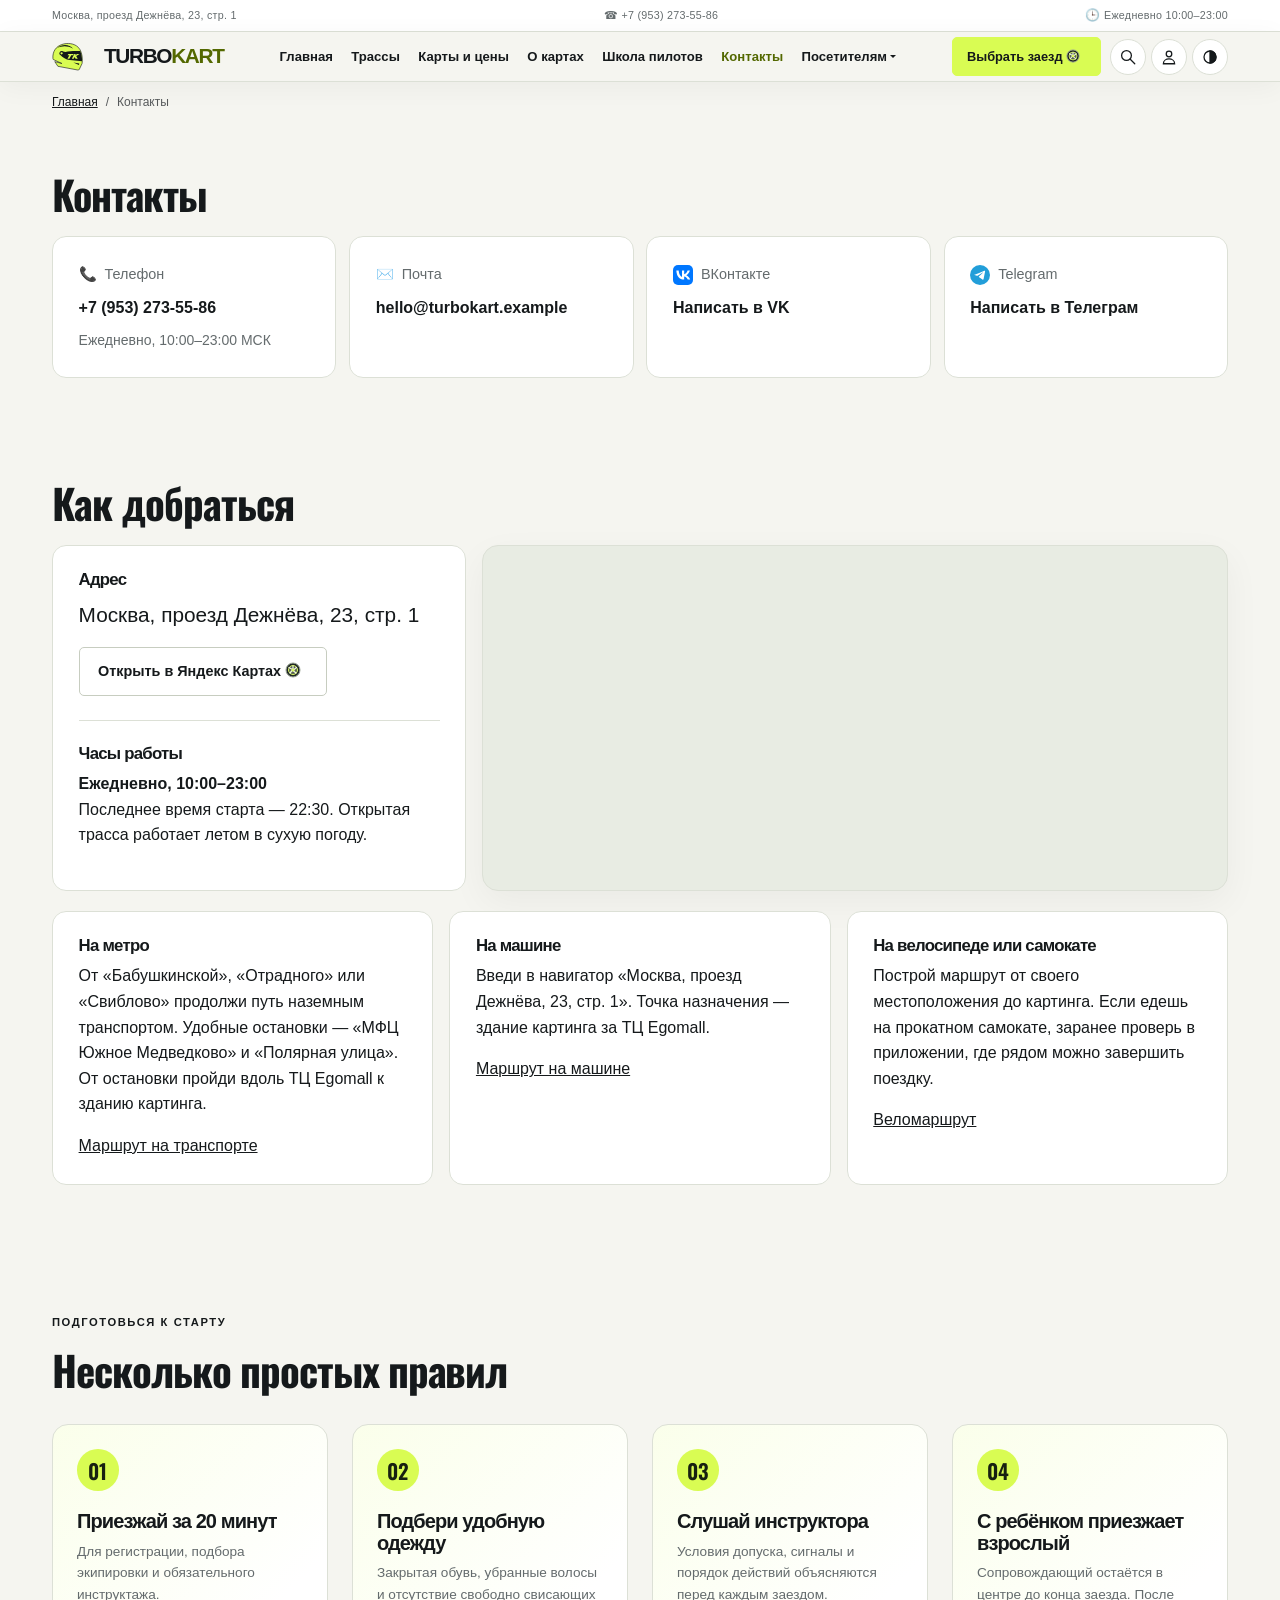
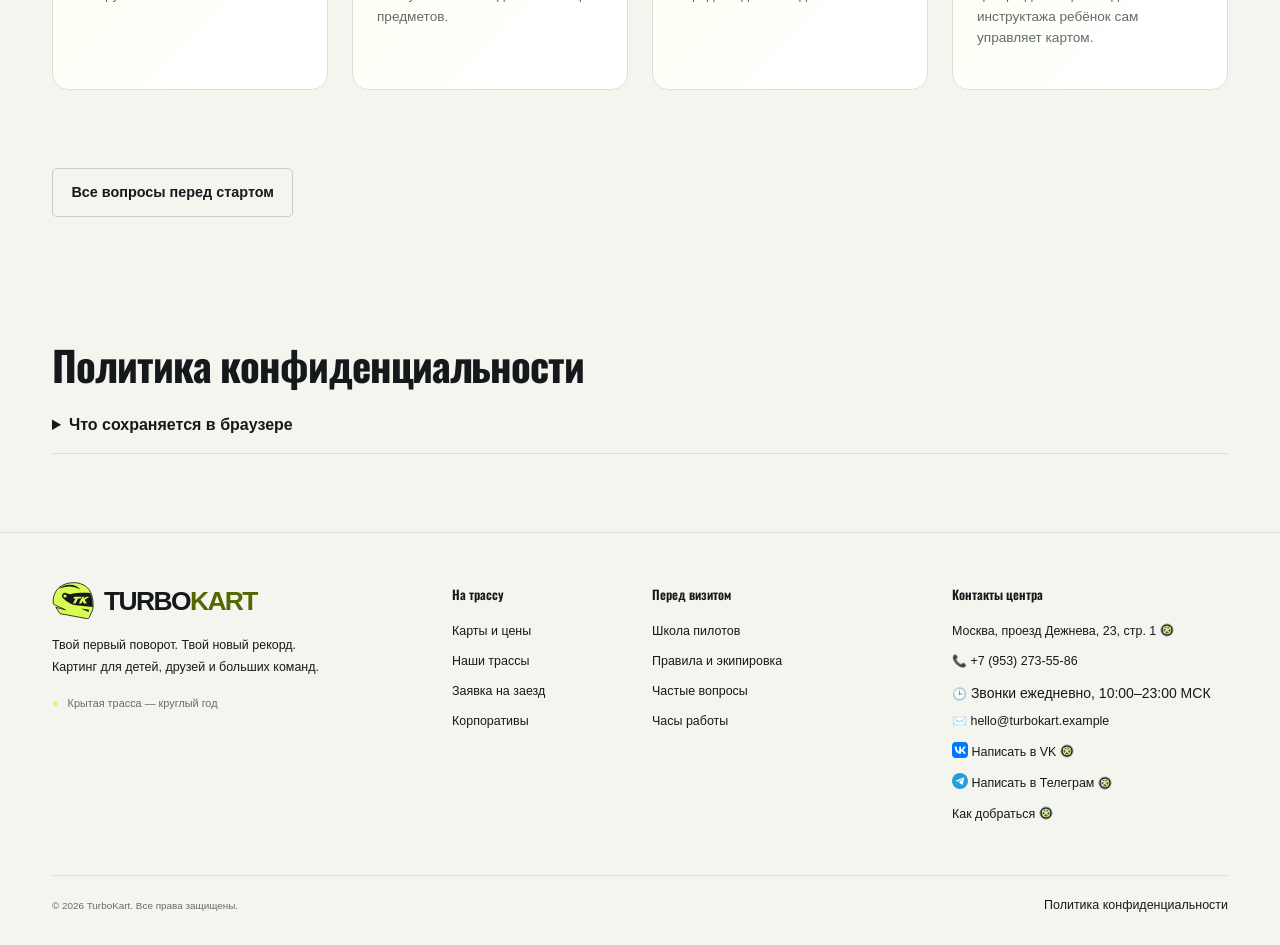
<file: contacts.html>
<!DOCTYPE html>
<html lang="ru">
<head>
<meta charset="UTF-8">
<meta name="viewport" content="width=device-width, initial-scale=1">
<meta name="description" content="TurboKart — карты для детей и взрослых, трассы и понятные тарифы за время заезда. Учебный проект.">
<title>Перед визитом и контакты — TurboKart</title>
<link rel="icon" type="image/png" sizes="32x32" href="images/favicon-32.png">
<link rel="icon" type="image/svg+xml" sizes="any" href="images/turbokart-mark.svg">
<link rel="stylesheet" href="https://cdn.jsdelivr.net/npm/bootstrap@5.3.8/dist/css/bootstrap.min.css">
<link rel="stylesheet" href="css/custom.css?v=20261112">
<link rel="stylesheet" href="css/racing.css?v=3">
</head>
<body>
<a class="skip-link" href="#main">К содержанию</a>
<div class="topline">
<div class="container d-flex flex-wrap justify-content-between gap-2">
<a href="contacts.html#location">Москва, проезд Дежнёва, 23, стр. 1</a><a href="tel:+79532735586">☎ +7 (953) 273-55-86</a>
<span><span class="contact-icon" aria-hidden="true">🕒</span>&nbsp;Ежедневно 10:00–23:00</span>
</div>
</div>
<header class="site-header"><nav class="navbar navbar-expand-xl">
<div class="container">
<a class="navbar-brand brand" href="index.html"><img class="brand-mark" src="images/turbokart-mark.svg" width="42" height="42" alt="">TURBO<span>KART</span>
<small>КАРТИНГ-ЦЕНТР</small>
</a>
<div class="nav-tools"><button type="button" data-panel="site-search" title="Поиск" aria-label="Поиск"><svg aria-hidden="true" viewBox="0 0 24 24" fill="none" stroke="currentColor" stroke-width="1.7" stroke-linecap="round"><circle cx="10" cy="10" r="6.5"/><path d="m15 15 6 6"/></svg></button><a href="pilot.html" title="Кабинет пилота" aria-label="Кабинет пилота"><svg aria-hidden="true" viewBox="0 0 24 24" fill="none" stroke="currentColor" stroke-width="1.7" stroke-linecap="round"><circle cx="12" cy="8" r="3.7"/><path d="M4.5 21c0-8.5 15-8.5 15 0z"/></svg></a><button type="button" id="theme-switch" role="switch" aria-checked="false" aria-label="Тёмная тема" title="Переключить тему"><svg aria-hidden="true" viewBox="0 0 24 24" fill="none" stroke="currentColor" stroke-width="1.7" stroke-linecap="round"><circle cx="12" cy="12" r="8"/><path d="M12 4a8 8 0 0 1 0 16z" fill="currentColor"/></svg></button></div>
<button class="navbar-toggler" type="button" data-bs-toggle="collapse" data-bs-target="#mainNavbar" aria-controls="mainNavbar" aria-expanded="false" aria-label="Открыть меню">
<span class="navbar-toggler-icon">
</span>
</button>
<div class="collapse navbar-collapse" id="mainNavbar">
<ul class="navbar-nav mx-auto gap-lg-3">
<li class="nav-item">
<a class="nav-link "  href="index.html">Главная</a>
</li>
<li class="nav-item"><a class="nav-link" href="tracks.html">Трассы</a></li>
<li class="nav-item">
<a class="nav-link "  href="catalog.html">Карты и цены</a>
</li>
<li class="nav-item">
<a class="nav-link "  href="product.html">О картах</a>
</li>
<li class="nav-item"><a class="nav-link" href="school.html">Школа пилотов</a></li>
<li class="nav-item">
<a class="nav-link active" aria-current=page href="contacts.html">Контакты</a>
</li>
<li class="nav-item dropdown">
<button class="nav-link dropdown-toggle" type="button" data-bs-toggle="dropdown" aria-expanded="false">Посетителям</button>
<ul class="dropdown-menu">
<li>
<a class="dropdown-item" href="contacts.html#rules">Правила и вопросы</a>
</li>
<li>
<a class="dropdown-item" href="contacts.html#location">Как добраться</a>
</li><li>
<a class="dropdown-item" href="contacts.html#schedule">Часы работы</a>
</li>
</ul>
</li>
</ul>
<a class="btn btn-primary" href="order.html">Выбрать заезд <span class="link-wheel" aria-hidden="true"></span>
</a>
</div>
</div>
</nav>
</header>
<main id="main">
<nav class="container site-crumbs" aria-label="Хлебные крошки"><ol class="breadcrumb"><li class="breadcrumb-item"><a href="index.html">Главная</a></li><li class="breadcrumb-item active" aria-current="page">Контакты</li></ol></nav>
<section class="container visit-page"><h1>Контакты</h1>
<div class="channel-grid" id="channels"><a class="contact-channel" href="tel:+79532735586"><span class="channel-label"><span aria-hidden="true">📞</span> Телефон</span><strong>+7 (953) 273-55-86</strong><small>Ежедневно, 10:00–23:00 МСК</small></a>
<a class="contact-channel" href="mailto:hello@turbokart.example"><span class="channel-label"><span aria-hidden="true">✉️</span> Почта</span><strong>hello@turbokart.example</strong></a>
<a class="contact-channel" href="https://vk.ru/id331658652" target="_blank" rel="noopener noreferrer"><span class="channel-label"><img src="images/vk.svg" width="20" height="20" alt=""> ВКонтакте</span><strong>Написать в VK</strong></a>
<a class="contact-channel" href="https://t.me/artemi_daa" target="_blank" rel="noopener noreferrer"><span class="channel-label"><img src="images/telegram.svg" width="20" height="20" alt=""> Telegram</span><strong>Написать в Телеграм</strong></a></div>

</section>
<section class="container visit-page" id="location"><h2 class="visit-heading">Как добраться</h2><div class="route-layout">
<div class="visit-card"><h3>Адрес</h3><p class="route-address">Москва, проезд Дежнёва, 23, стр. 1</p><a class="btn btn-outline-dark" href="https://yandex.ru/maps/?text=%D0%9C%D0%BE%D1%81%D0%BA%D0%B2%D0%B0%2C%20%D0%BF%D1%80%D0%BE%D0%B5%D0%B7%D0%B4%20%D0%94%D0%B5%D0%B6%D0%BD%D0%B5%D0%B2%D0%B0%2C%2023%2C%20%D1%81%D1%82%D1%80.%201" target="_blank" rel="noopener noreferrer">Открыть в Яндекс Картах <span class="link-wheel" aria-hidden="true"></span></a>
<div id="schedule"><h3>Часы работы</h3><strong>Ежедневно, 10:00–23:00</strong><p>Последнее время старта — 22:30. Открытая трасса работает летом в сухую погоду.</p></div>
</div><div class="location-map"><iframe title="Проезд Дежнёва, 23с1 на карте Москвы" width="100%" height="420" loading="eager" src="https://yandex.ru/map-widget/v1/?ll=37.637951%2C55.869367&amp;pt=37.637951%2C55.869367,pm2rdm&amp;z=16"></iframe></div></div>
<div class="row g-3 mt-1">
  <div class="col-lg-4"><article class="visit-card h-100">
    <h3>На метро</h3>
    <p>От «Бабушкинской», «Отрадного» или «Свиблово» продолжи путь наземным транспортом. Удобные остановки — «МФЦ Южное Медведково» и «Полярная улица». От остановки пройди вдоль ТЦ Egomall к зданию картинга.</p>
    <a href="https://yandex.ru/maps/?rtext=~55.869367,37.637951&amp;rtt=mt" target="_blank" rel="noopener noreferrer">Маршрут на транспорте</a>
  </article></div>
  <div class="col-lg-4"><article class="visit-card h-100">
    <h3>На машине</h3>
    <p>Введи в навигатор «Москва, проезд Дежнёва, 23, стр. 1». Точка назначения — здание картинга за ТЦ Egomall.</p>
    <a href="https://yandex.ru/maps/?rtext=~55.869367,37.637951&amp;rtt=auto" target="_blank" rel="noopener noreferrer">Маршрут на машине</a>
  </article></div>
  <div class="col-lg-4"><article class="visit-card h-100">
    <h3>На велосипеде или самокате</h3>
    <p>Построй маршрут от своего местоположения до картинга. Если едешь на прокатном самокате, заранее проверь в приложении, где рядом можно завершить поездку.</p>
    <a href="https://yandex.ru/maps/?rtext=~55.869367,37.637951&amp;rtt=bc" target="_blank" rel="noopener noreferrer">Веломаршрут</a>
  </article></div>
</div></section>
<section class="section container" id="rules">
<p class="eyebrow">ПОДГОТОВЬСЯ К СТАРТУ</p>
<h2>Несколько простых правил</h2>
<div class="row g-4 mt-2">
<div class="col-md-6 col-xl-3">
<div class="rule-card">
<span>01</span>
<h3>Приезжай за 20 минут</h3>
<p>Для регистрации, подбора экипировки и обязательного инструктажа.</p>
</div>
</div>
<div class="col-md-6 col-xl-3">
<div class="rule-card">
<span>02</span>
<h3>Подбери удобную одежду</h3>
<p>Закрытая обувь, убранные волосы и отсутствие свободно свисающих предметов.</p>
</div>
</div>
<div class="col-md-6 col-xl-3">
<div class="rule-card">
<span>03</span>
<h3>Слушай инструктора</h3>
<p>Условия допуска, сигналы и порядок действий объясняются перед каждым заездом.</p>
</div>
</div>
<div class="col-md-6 col-xl-3">
<div class="rule-card">
<span>04</span>
<h3>С ребёнком приезжает взрослый</h3>
<p>Сопровождающий остаётся в центре до конца заезда. После инструктажа ребёнок сам управляет картом.</p>
</div>
</div>
</div>
</section>
<div class="container pb-5" id="faq"><a class="btn btn-outline-dark" href="index.html#race-faq">Все вопросы перед стартом</a></div>

<section class="container section" id="privacy"><h2>Политика конфиденциальности</h2><details class="tk-detail"><summary>Что сохраняется в браузере</summary><p>Имя, номер телефона и заявки используются для кабинета на этом устройстве. Форма не отправляет их в центр. Выход завершает текущий сеанс. Чтобы удалить сохранённые заявки и настройки темы, очисти данные сайта в браузере.</p><p>При загрузке карты браузер обращается к Яндексу, при загрузке Bootstrap — к jsDelivr. Эти сервисы получают технические данные запроса.</p></details></section></main>
<footer class="site-footer">
<div class="container">
<div class="row g-4">
<div class="col-12 col-lg-4">
<a class="brand footer-brand" href="index.html"><img class="brand-mark" src="images/turbokart-mark.svg" width="42" height="42" alt="">TURBO<span>KART</span>
</a>
<p class="mt-3 footer-description">Твой первый поворот. Твой новый рекорд.<br>Картинг для детей, друзей и больших команд.</p>
<span class="availability">
<span aria-hidden="true">●</span> Крытая трасса — круглый год</span>
</div>
<div class="col-6 col-lg-2">
<h2>На трассу</h2>
<a href="catalog.html">Карты и цены</a>
<a href="tracks.html">Наши трассы</a>
<a href="order.html">Заявка на заезд</a>
<a href="index.html#events">Корпоративы</a>
</div>
<div class="col-6 col-lg-3">
<h2>Перед визитом</h2>
<a href="school.html">Школа пилотов</a>
<a href="contacts.html#rules">Правила и экипировка</a>
<a href="index.html#race-faq">Частые вопросы</a>
<a href="contacts.html#schedule">Часы работы</a>
</div>
<div class="col-12 col-lg-3">
<h2>Контакты центра</h2>
<a href="https://yandex.ru/maps/?ll=37.637951%2C55.869367&amp;pt=37.637686,55.869410&amp;z=17" target="_blank" rel="noopener">Москва, проезд Дежнева, 23, стр. 1 <span class="link-wheel" aria-hidden="true"></span></a>

<a href="tel:+79532735586"><span class="contact-icon" aria-hidden="true">📞</span>&nbsp;+7 (953) 273-55-86</a><small class="d-block mb-2"><span class="contact-icon" aria-hidden="true">🕒</span>&nbsp;Звонки ежедневно, 10:00–23:00 МСК</small>
<a href="mailto:hello@turbokart.example"><span class="contact-icon" aria-hidden="true">✉️</span>&nbsp;hello@turbokart.example</a>
<a href="https://vk.ru/id331658652" target="_blank" rel="noopener noreferrer"><img class="social-icon" src="images/vk.svg" alt="" width="16" height="16">&nbsp;Написать в VK <span class="link-wheel" aria-hidden="true"></span></a>
<a href="https://t.me/artemi_daa" target="_blank" rel="noopener noreferrer"><img class="social-icon" src="images/telegram.svg" alt="" width="16" height="16">&nbsp;Написать в Телеграм <span class="link-wheel" aria-hidden="true"></span></a>
<a href="contacts.html#location">Как добраться <span class="link-wheel" aria-hidden="true"></span></a>
</div>
</div>
<div class="footer-bottom d-flex flex-wrap justify-content-between gap-2">
<span>© 2026 TurboKart. Все права защищены.</span>
<a href="contacts.html#privacy">Политика конфиденциальности</a>
</div>
</div>
</footer>
<script src="https://cdn.jsdelivr.net/npm/bootstrap@5.3.8/dist/js/bootstrap.bundle.min.js">
</script>
<script src="js/karts.js?v=20261112">
</script>
<script src="js/main.js?v=20261112b">
</script>
<dialog id="site-search" aria-labelledby="search-heading" class="tool-dialog"><form method="dialog"><button aria-label="Закрыть">×</button></form><h2 id="search-heading">Поиск по сайту</h2><label for="search-query">Страница или тема</label><input class="form-control" id="search-query" type="search" placeholder="Например, трассы"><p id="search-caption" aria-live="polite"></p><ul id="search-results"></ul></dialog>
<script src="js/interface.js?v=10"></script>
</body>
</html>
</file>
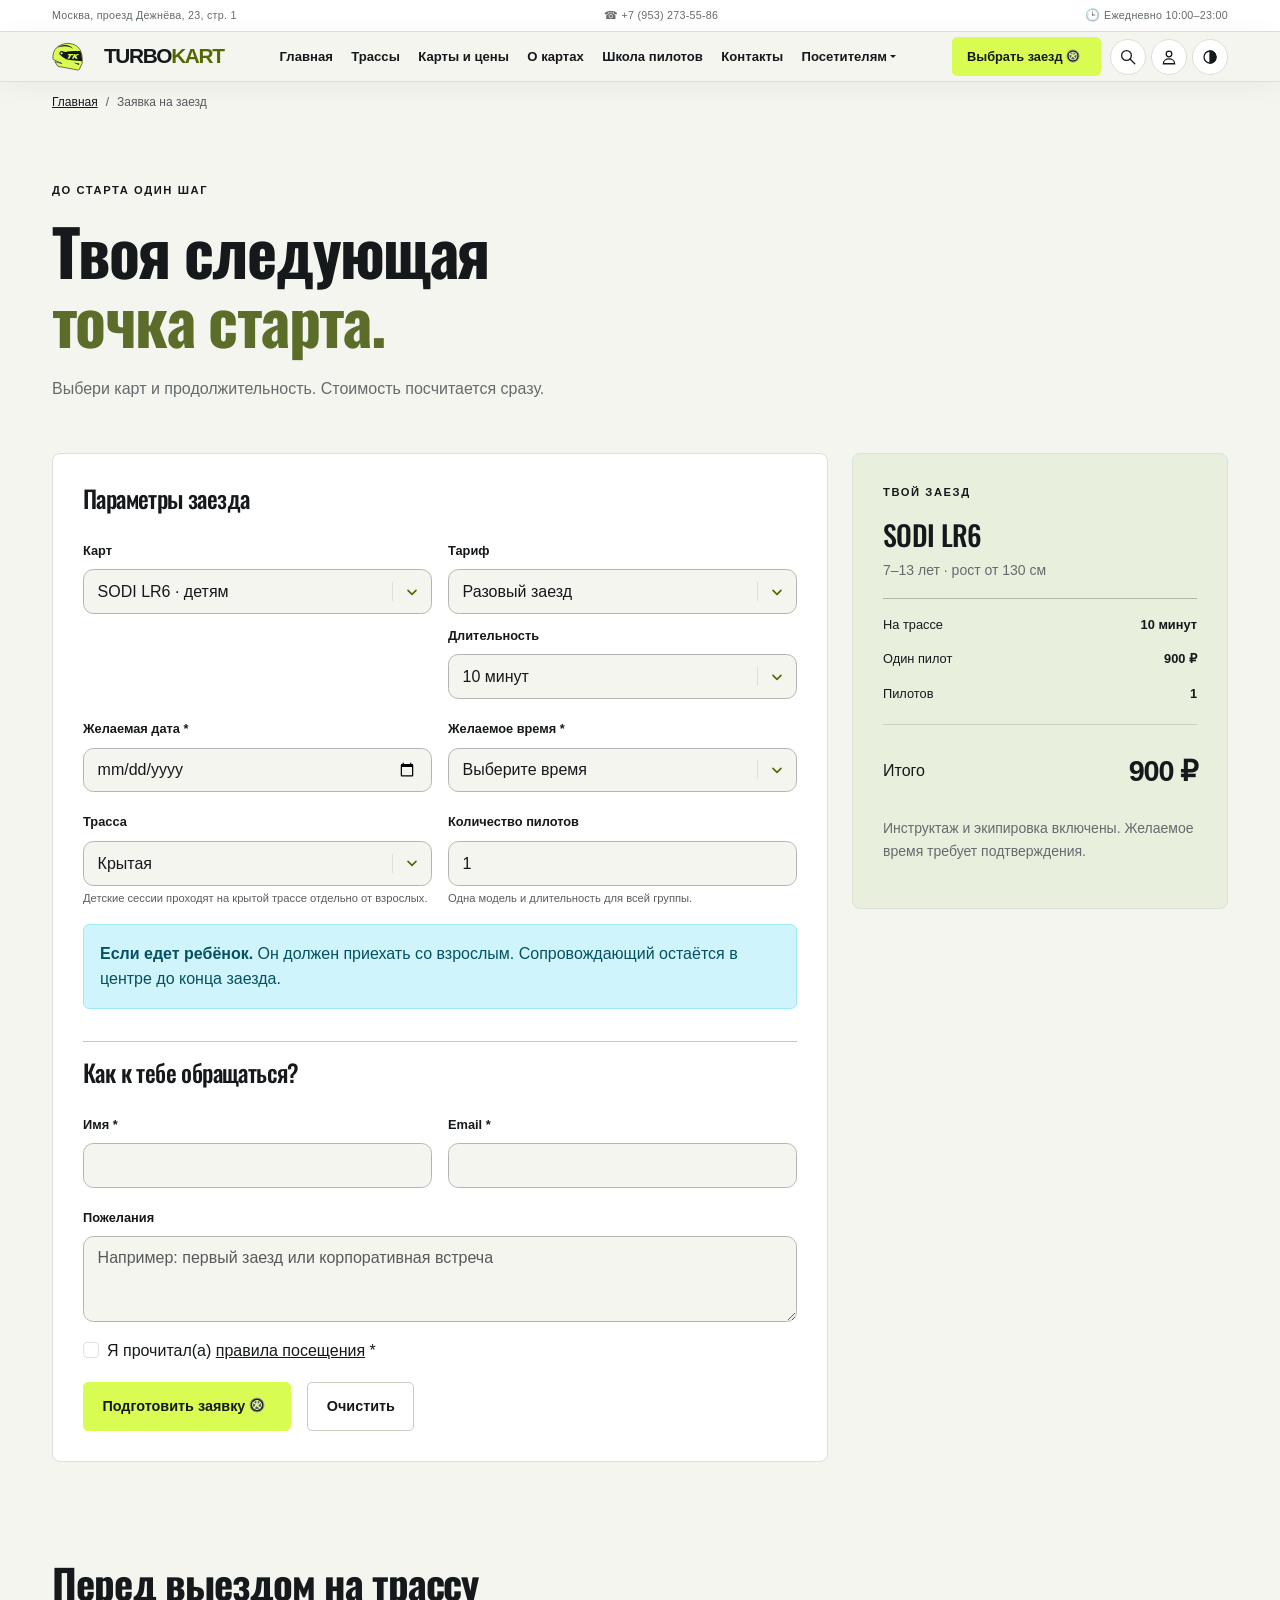
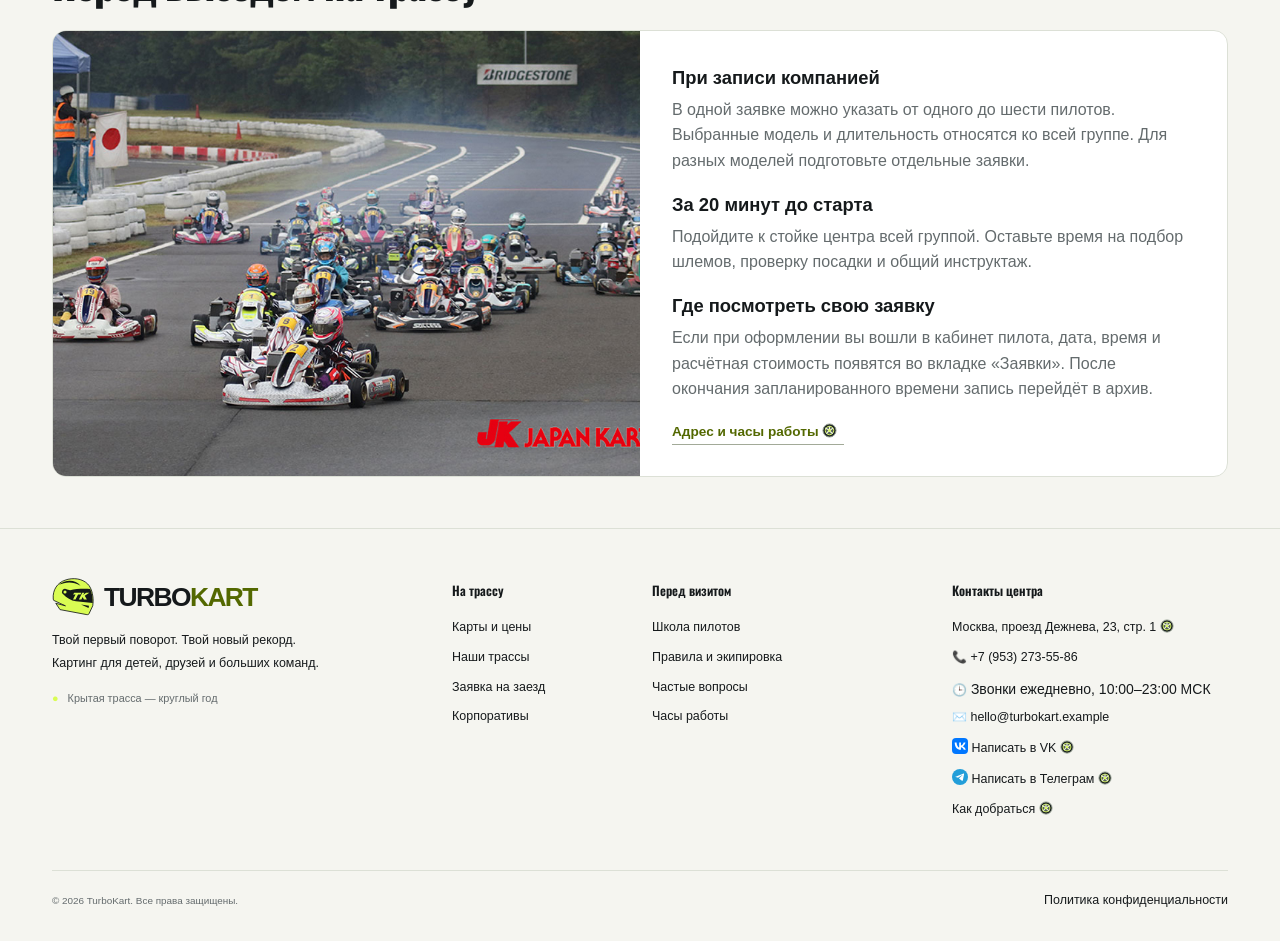
<file: order.html>
<!DOCTYPE html>
<html lang="ru">
<head>
<meta charset="UTF-8">
<meta name="viewport" content="width=device-width, initial-scale=1">
<meta name="description" content="TurboKart — карты для детей и взрослых, трассы и понятные тарифы за время заезда. Учебный проект.">
<title>Заявка на заезд — TurboKart</title>
<link rel="icon" type="image/png" sizes="32x32" href="images/favicon-32.png">
<link rel="icon" type="image/svg+xml" sizes="any" href="images/turbokart-mark.svg">
<link rel="stylesheet" href="https://cdn.jsdelivr.net/npm/bootstrap@5.3.8/dist/css/bootstrap.min.css">
<link rel="stylesheet" href="css/custom.css?v=20261112">
<link rel="stylesheet" href="css/racing.css?v=3">
</head>
<body>
<a class="skip-link" href="#main">К содержанию</a>
<div class="topline">
<div class="container d-flex flex-wrap justify-content-between gap-2">
<a href="contacts.html#location">Москва, проезд Дежнёва, 23, стр. 1</a><a href="tel:+79532735586">☎ +7 (953) 273-55-86</a>
<span><span class="contact-icon" aria-hidden="true">🕒</span>&nbsp;Ежедневно 10:00–23:00</span>
</div>
</div>
<header class="site-header"><nav class="navbar navbar-expand-xl">
<div class="container">
<a class="navbar-brand brand" href="index.html"><img class="brand-mark" src="images/turbokart-mark.svg" width="42" height="42" alt="">TURBO<span>KART</span>
<small>КАРТИНГ-ЦЕНТР</small>
</a>
<div class="nav-tools"><button type="button" data-panel="site-search" title="Поиск" aria-label="Поиск"><svg aria-hidden="true" viewBox="0 0 24 24" fill="none" stroke="currentColor" stroke-width="1.7" stroke-linecap="round"><circle cx="10" cy="10" r="6.5"/><path d="m15 15 6 6"/></svg></button><a href="pilot.html" title="Кабинет пилота" aria-label="Кабинет пилота"><svg aria-hidden="true" viewBox="0 0 24 24" fill="none" stroke="currentColor" stroke-width="1.7" stroke-linecap="round"><circle cx="12" cy="8" r="3.7"/><path d="M4.5 21c0-8.5 15-8.5 15 0z"/></svg></a><button type="button" id="theme-switch" role="switch" aria-checked="false" aria-label="Тёмная тема" title="Переключить тему"><svg aria-hidden="true" viewBox="0 0 24 24" fill="none" stroke="currentColor" stroke-width="1.7" stroke-linecap="round"><circle cx="12" cy="12" r="8"/><path d="M12 4a8 8 0 0 1 0 16z" fill="currentColor"/></svg></button></div>
<button class="navbar-toggler" type="button" data-bs-toggle="collapse" data-bs-target="#mainNavbar" aria-controls="mainNavbar" aria-expanded="false" aria-label="Открыть меню">
<span class="navbar-toggler-icon">
</span>
</button>
<div class="collapse navbar-collapse" id="mainNavbar">
<ul class="navbar-nav mx-auto gap-lg-3">
<li class="nav-item">
<a class="nav-link "  href="index.html">Главная</a>
</li>
<li class="nav-item"><a class="nav-link" href="tracks.html">Трассы</a></li>
<li class="nav-item">
<a class="nav-link "  href="catalog.html">Карты и цены</a>
</li>
<li class="nav-item">
<a class="nav-link "  href="product.html">О картах</a>
</li>
<li class="nav-item"><a class="nav-link" href="school.html">Школа пилотов</a></li>
<li class="nav-item">
<a class="nav-link "  href="contacts.html">Контакты</a>
</li>
<li class="nav-item dropdown">
<button class="nav-link dropdown-toggle" type="button" data-bs-toggle="dropdown" aria-expanded="false">Посетителям</button>
<ul class="dropdown-menu">
<li>
<a class="dropdown-item" href="contacts.html#rules">Правила и вопросы</a>
</li>
<li>
<a class="dropdown-item" href="contacts.html#location">Как добраться</a>
</li><li>
<a class="dropdown-item" href="contacts.html#schedule">Часы работы</a>
</li>
</ul>
</li>
</ul>
<a class="btn btn-primary" href="order.html">Выбрать заезд <span class="link-wheel" aria-hidden="true"></span>
</a>
</div>
</div>
</nav>
</header>
<main id="main">
<nav class="container site-crumbs" aria-label="Хлебные крошки"><ol class="breadcrumb"><li class="breadcrumb-item"><a href="index.html">Главная</a></li><li class="breadcrumb-item active" aria-current="page">Заявка на заезд</li></ol></nav>
<section class="page-intro container">
<p class="eyebrow">ДО СТАРТА ОДИН ШАГ</p>
<h1>Твоя следующая<br>
<span>точка старта.</span>
</h1>
<p class="lead text-secondary">Выбери карт и продолжительность. Стоимость посчитается сразу.</p>
</section>
<section class="container pb-5">
<noscript>
<div class="alert alert-warning">Для расчёта включите JavaScript. Все тарифы доступны на странице «Карты и цены». Заявки на этом учебном сайте не отправляются.</div>
</noscript>
<div class="row g-4">
<div class="col-lg-8">
<form id="booking-form" class="booking-panel">
<h2 class="h4 mb-4">Параметры заезда</h2>
<div class="row g-3">
<div class="col-md-6">
<label class="form-label" for="booking-kart">Карт</label>
<select class="form-select" name="kart" id="booking-kart">
<option value="lr6">SODI LR6 · детям</option>
<option value="rt10">SODI RT10 · взрослым</option>
<option value="sport">SODI Sport · с опытом</option>
</select>
</div>
<div class="col-md-6">
<label for="booking-plan" class="form-label">Тариф</label><select id="booking-plan" class="form-select mb-2"><option value="single">Разовый заезд</option><option value="pass">Абонемент · 4 × 10 мин</option></select><label class="form-label" for="booking-duration">Длительность</label>
<select class="form-select" name="duration" id="booking-duration">
<option value="10">10 минут</option>
<option value="15">15 минут</option>
<option value="20">20 минут</option>
</select>
</div>
<div class="col-md-6">
<label class="form-label" for="booking-date">Желаемая дата *</label>
<input class="form-control" type="date" id="booking-date" name="date" required>
</div>
<div class="col-md-6">
<label class="form-label" for="booking-time">Желаемое время *</label>
<select class="form-select" id="booking-time" name="time" required>
<option value="">Выберите время</option>
<option>10:00</option>
<option>10:30</option>
<option>11:00</option>
<option>11:30</option>
<option>12:00</option>
<option>12:30</option>
<option>13:00</option>
<option>13:30</option>
<option>14:00</option>
<option>14:30</option>
<option>15:00</option>
<option>15:30</option>
<option>16:00</option>
<option>16:30</option>
<option>17:00</option>
<option>17:30</option>
<option>18:00</option>
<option>18:30</option>
<option>19:00</option>
<option>19:30</option>
<option>20:00</option>
<option>20:30</option>
<option>21:00</option>
<option>21:30</option>
<option>22:00</option>
<option>22:30</option>
</select>
</div>
<div class="col-md-6">
<label class="form-label" for="booking-track">Трасса</label>
<select class="form-select" id="booking-track" name="track">
<option value="indoor">Крытая</option>
<option value="outdoor">Открытая · летом</option>
</select>
<div class="form-text" id="track-hint">Детские сессии проходят на крытой трассе отдельно от взрослых.</div>
</div>
<div class="col-md-6">
<label class="form-label" for="booking-people">Количество пилотов</label>
<input class="form-control" type="number" id="booking-people" name="people" min="1" max="6" value="1" required>
<div class="form-text">Одна модель и длительность для всей группы.</div>
</div>
<div class="col-12">
<p class="alert alert-info mb-0"><strong>Если едет ребёнок.</strong> Он должен приехать со взрослым. Сопровождающий остаётся в центре до конца заезда.</p>
</div>
<div class="col-12">
<hr class="my-3">
<h2 class="h4">Как к тебе обращаться?</h2>
</div>
<div class="col-md-6">
<label class="form-label" for="booking-name">Имя *</label>
<input class="form-control" id="booking-name" name="name" autocomplete="given-name" maxlength="60" required>
</div>
<div class="col-md-6">
<label class="form-label" for="booking-email">Email *</label>
<input class="form-control" type="email" id="booking-email" name="email" autocomplete="email" required>
</div>
<div class="col-12">
<label class="form-label" for="booking-comment">Пожелания</label>
<textarea class="form-control" id="booking-comment" name="comment" rows="3" maxlength="500" placeholder="Например: первый заезд или корпоративная встреча">
</textarea>
</div>
<div class="col-12">
<div class="form-check">
<input class="form-check-input" type="checkbox" id="booking-agree" required>
<label class="form-check-label" for="booking-agree">Я прочитал(а) <a href="contacts.html#rules">правила посещения</a> *</label>
</div>
</div>
<div class="col-12 d-flex gap-3">
<button type="submit" id="booking-submit" class="btn btn-primary">Подготовить заявку <span class="link-wheel" aria-hidden="true"></span></button>
<button class="btn btn-outline-dark" type="reset">Очистить</button>
</div>
</div>
</form>
</div>
<div class="col-lg-4">
<aside class="booking-summary" aria-label="Расчёт стоимости">
<p class="eyebrow">ТВОЙ ЗАЕЗД</p>
<h2 id="summary-kart" class="h3">SODI LR6</h2>
<p id="summary-conditions" class="small text-secondary">
</p>
<hr>
<div class="summary-line d-flex justify-content-between">
<span>На трассе</span>
<strong id="summary-duration">10 минут</strong>
</div>
<div class="summary-line d-flex justify-content-between">
<span>Один пилот</span>
<strong id="summary-price">900 ₽</strong>
</div>
<div class="summary-line d-flex justify-content-between">
<span>Пилотов</span>
<strong id="summary-people">1</strong>
</div>
<div class="summary-total d-flex justify-content-between align-items-center">
<span>Итого</span>
<strong id="summary-total" aria-live="polite">900 ₽</strong>
</div>
<p class="small text-secondary">Инструктаж и экипировка включены. Желаемое время требует подтверждения.</p>
<p id="booking-error" class="text-danger small" role="alert">
</p>
</aside>
</div>
</div>
</section>
<div class="modal fade" id="bookingModal" tabindex="-1" aria-labelledby="bookingModalTitle" aria-hidden="true">
<div class="modal-dialog modal-dialog-centered">
<div class="modal-content">
<div class="modal-header">
<h2 class="modal-title h4" id="bookingModalTitle">Заявка подготовлена</h2>
<button class="btn-close" data-bs-dismiss="modal" aria-label="Закрыть" type="button">
</button>
</div>
<div class="modal-body">
<div class="grid-lights" aria-hidden="true"><i></i><i></i><i></i><i></i><i></i></div>
<p id="booking-reference"></p>
<p id="booking-profile-status"></p>
<p id="booking-result">
</p>
</div>
<div class="modal-footer">
<a class="btn btn-outline-dark" href="pilot.html">Кабинет пилота</a>
<button class="btn btn-dark" data-bs-dismiss="modal" type="button">Понятно</button>
</div>
</div>
</div>
</div>
<section class="container race-guide">
<h2>Перед выездом на трассу</h2>
<div class="guide-layout">
<img class="guide-photo" src="images/race-gallery-2.jpg" alt="Пилоты на стартовой решётке перед заездом" loading="lazy">
<div class="guide-body"><dl>
<dt>При записи компанией</dt><dd>В одной заявке можно указать от одного до шести пилотов. Выбранные модель и длительность относятся ко всей группе. Для разных моделей подготовьте отдельные заявки.</dd>
<dt>За 20 минут до старта</dt><dd>Подойдите к стойке центра всей группой. Оставьте время на подбор шлемов, проверку посадки и общий инструктаж.</dd>
<dt>Где посмотреть свою заявку</dt><dd>Если при оформлении вы вошли в кабинет пилота, дата, время и расчётная стоимость появятся во вкладке «Заявки». После окончания запланированного времени запись перейдёт в архив.</dd>
</dl>
<a class="text-link" href="contacts.html#location">Адрес и часы работы <span class="link-wheel" aria-hidden="true"></span></a>
</div></div></section>
</main>
<footer class="site-footer">
<div class="container">
<div class="row g-4">
<div class="col-12 col-lg-4">
<a class="brand footer-brand" href="index.html"><img class="brand-mark" src="images/turbokart-mark.svg" width="42" height="42" alt="">TURBO<span>KART</span>
</a>
<p class="mt-3 footer-description">Твой первый поворот. Твой новый рекорд.<br>Картинг для детей, друзей и больших команд.</p>
<span class="availability">
<span aria-hidden="true">●</span> Крытая трасса — круглый год</span>
</div>
<div class="col-6 col-lg-2">
<h2>На трассу</h2>
<a href="catalog.html">Карты и цены</a>
<a href="tracks.html">Наши трассы</a>
<a href="order.html">Заявка на заезд</a>
<a href="index.html#events">Корпоративы</a>
</div>
<div class="col-6 col-lg-3">
<h2>Перед визитом</h2>
<a href="school.html">Школа пилотов</a>
<a href="contacts.html#rules">Правила и экипировка</a>
<a href="index.html#race-faq">Частые вопросы</a>
<a href="contacts.html#schedule">Часы работы</a>
</div>
<div class="col-12 col-lg-3">
<h2>Контакты центра</h2>
<a href="https://yandex.ru/maps/?ll=37.637686%2C55.869410&amp;pt=37.637686,55.869410&amp;z=17" target="_blank" rel="noopener">Москва, проезд Дежнева, 23, стр. 1 <span class="link-wheel" aria-hidden="true"></span></a>
<a href="tel:+79532735586"><span class="contact-icon" aria-hidden="true">📞</span>&nbsp;+7 (953) 273-55-86</a><small class="d-block mb-2"><span class="contact-icon" aria-hidden="true">🕒</span>&nbsp;Звонки ежедневно, 10:00–23:00 МСК</small>
<a href="mailto:hello@turbokart.example"><span class="contact-icon" aria-hidden="true">✉️</span>&nbsp;hello@turbokart.example</a>
<a href="https://vk.ru/id331658652" target="_blank" rel="noopener noreferrer"><img class="social-icon" src="images/vk.svg" alt="" width="16" height="16">&nbsp;Написать в VK <span class="link-wheel" aria-hidden="true"></span></a>
<a href="https://t.me/artemi_daa" target="_blank" rel="noopener noreferrer"><img class="social-icon" src="images/telegram.svg" alt="" width="16" height="16">&nbsp;Написать в Телеграм <span class="link-wheel" aria-hidden="true"></span></a>
<a href="contacts.html#location">Как добраться <span class="link-wheel" aria-hidden="true"></span></a>
</div>
</div>
<div class="footer-bottom d-flex flex-wrap justify-content-between gap-2">
<span>© 2026 TurboKart. Все права защищены.</span>
<a href="contacts.html#privacy">Политика конфиденциальности</a>
</div>
</div>
</footer>
<script src="https://cdn.jsdelivr.net/npm/bootstrap@5.3.8/dist/js/bootstrap.bundle.min.js">
</script>
<script src="js/karts.js?v=20261112">
</script>
<script src="js/main.js?v=20261112b">
</script>
<dialog id="site-search" aria-labelledby="search-heading" class="tool-dialog"><form method="dialog"><button aria-label="Закрыть">×</button></form><h2 id="search-heading">Поиск по сайту</h2><label for="search-query">Страница или тема</label><input class="form-control" id="search-query" type="search" placeholder="Например, трассы"><p id="search-caption" aria-live="polite"></p><ul id="search-results"></ul></dialog>
<script src="js/interface.js?v=10"></script>
</body>
</html>
</file>
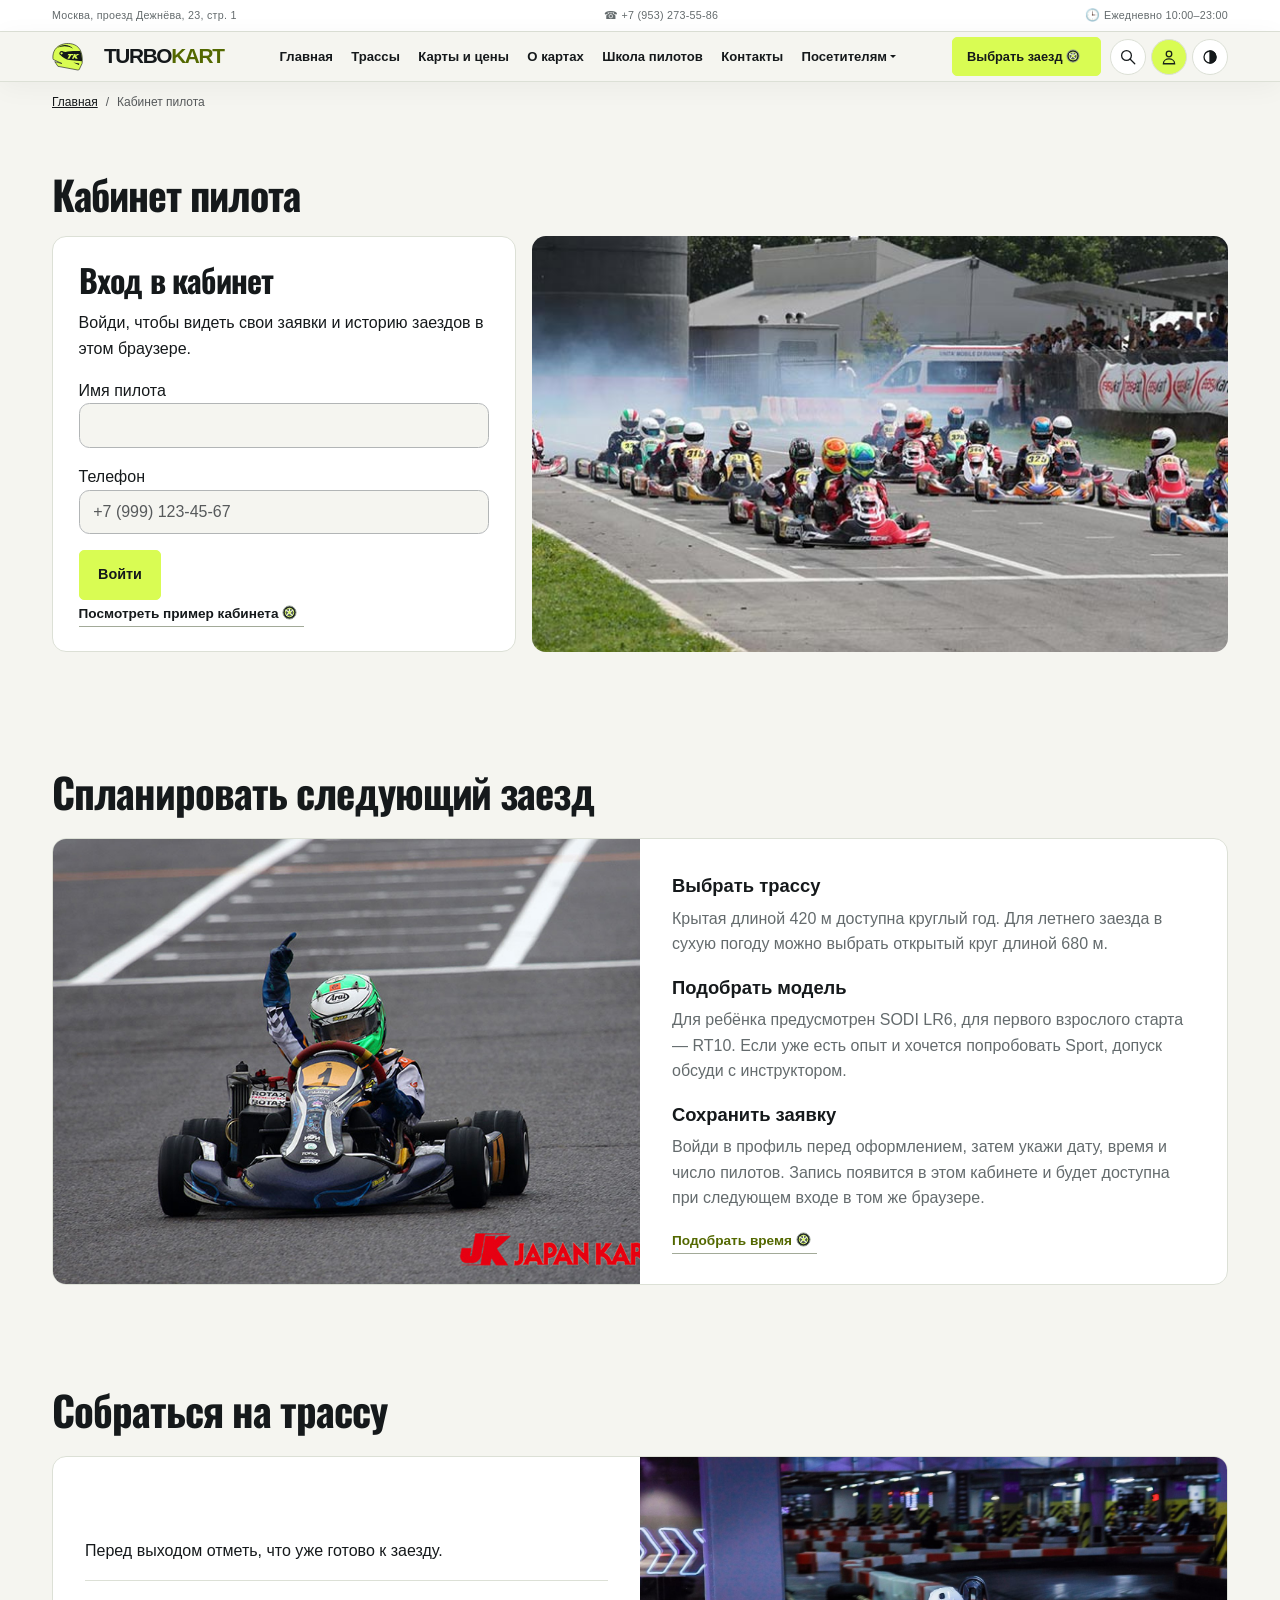
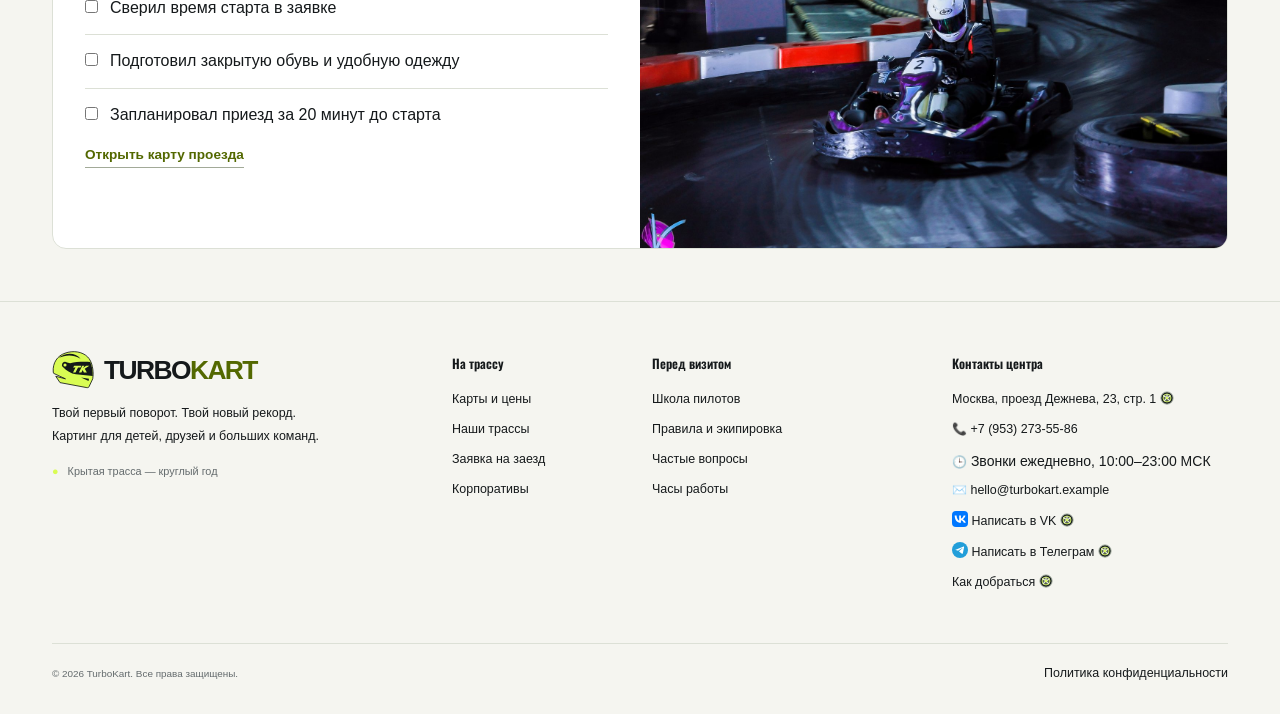
<file: pilot.html>
<!DOCTYPE html>
<html lang="ru">
<head>
<meta charset="UTF-8">
<meta name="viewport" content="width=device-width, initial-scale=1">
<meta name="description" content="TurboKart — карты для детей и взрослых, трассы и понятные тарифы за время заезда. Учебный проект.">
<title>Кабинет пилота — TurboKart</title>
<link rel="icon" type="image/png" sizes="32x32" href="images/favicon-32.png">
<link rel="icon" type="image/svg+xml" sizes="any" href="images/turbokart-mark.svg">
<link rel="stylesheet" href="https://cdn.jsdelivr.net/npm/bootstrap@5.3.8/dist/css/bootstrap.min.css">
<link rel="stylesheet" href="css/custom.css?v=20261112">
<link rel="stylesheet" href="css/racing.css?v=3">
</head>
<body>
<a class="skip-link" href="#main">К содержанию</a>
<div class="topline">
<div class="container d-flex flex-wrap justify-content-between gap-2">
<a href="contacts.html#location">Москва, проезд Дежнёва, 23, стр. 1</a><a href="tel:+79532735586">☎ +7 (953) 273-55-86</a>
<span><span class="contact-icon" aria-hidden="true">🕒</span>&nbsp;Ежедневно 10:00–23:00</span>
</div>
</div>
<header class="site-header"><nav class="navbar navbar-expand-xl">
<div class="container">
<a class="navbar-brand brand" href="index.html"><img class="brand-mark" src="images/turbokart-mark.svg" width="42" height="42" alt="">TURBO<span>KART</span>
<small>КАРТИНГ-ЦЕНТР</small>
</a>
<div class="nav-tools"><button type="button" data-panel="site-search" title="Поиск" aria-label="Поиск"><svg aria-hidden="true" viewBox="0 0 24 24" fill="none" stroke="currentColor" stroke-width="1.7" stroke-linecap="round"><circle cx="10" cy="10" r="6.5"/><path d="m15 15 6 6"/></svg></button><a href="pilot.html" title="Кабинет пилота" aria-label="Кабинет пилота" aria-current="page"><svg aria-hidden="true" viewBox="0 0 24 24" fill="none" stroke="currentColor" stroke-width="1.7" stroke-linecap="round"><circle cx="12" cy="8" r="3.7"/><path d="M4.5 21c0-8.5 15-8.5 15 0z"/></svg></a><button type="button" id="theme-switch" role="switch" aria-checked="false" aria-label="Тёмная тема" title="Переключить тему"><svg aria-hidden="true" viewBox="0 0 24 24" fill="none" stroke="currentColor" stroke-width="1.7" stroke-linecap="round"><circle cx="12" cy="12" r="8"/><path d="M12 4a8 8 0 0 1 0 16z" fill="currentColor"/></svg></button></div>
<button class="navbar-toggler" type="button" data-bs-toggle="collapse" data-bs-target="#mainNavbar" aria-controls="mainNavbar" aria-expanded="false" aria-label="Открыть меню">
<span class="navbar-toggler-icon">
</span>
</button>
<div class="collapse navbar-collapse" id="mainNavbar">
<ul class="navbar-nav mx-auto gap-lg-3">
<li class="nav-item">
<a class="nav-link "  href="index.html">Главная</a>
</li>
<li class="nav-item"><a class="nav-link" href="tracks.html">Трассы</a></li>
<li class="nav-item">
<a class="nav-link "  href="catalog.html">Карты и цены</a>
</li>
<li class="nav-item">
<a class="nav-link "  href="product.html">О картах</a>
</li>
<li class="nav-item"><a class="nav-link" href="school.html">Школа пилотов</a></li>
<li class="nav-item">
<a class="nav-link" href="contacts.html">Контакты</a>
</li>
<li class="nav-item dropdown">
<button class="nav-link dropdown-toggle" type="button" data-bs-toggle="dropdown" aria-expanded="false">Посетителям</button>
<ul class="dropdown-menu">
<li>
<a class="dropdown-item" href="contacts.html#rules">Правила и вопросы</a>
</li>
<li>
<a class="dropdown-item" href="contacts.html#location">Как добраться</a>
</li><li>
<a class="dropdown-item" href="contacts.html#schedule">Часы работы</a>
</li>
</ul>
</li>
</ul>
<a class="btn btn-primary" href="order.html">Выбрать заезд <span class="link-wheel" aria-hidden="true"></span>
</a>
</div>
</div>
</nav>
</header>
<main id="main">
<nav class="container site-crumbs" aria-label="Хлебные крошки"><ol class="breadcrumb"><li class="breadcrumb-item"><a href="index.html">Главная</a></li><li class="breadcrumb-item active" aria-current="page">Кабинет пилота</li></ol></nav>
<section class="container visit-page pilot-page"><h1>Кабинет пилота</h1>
<div id="pilot-login" class="pilot-entry"><div class="pilot-card"><h2>Вход в кабинет</h2>
<p>Войди, чтобы видеть свои заявки и историю заездов в этом браузере.</p>
<form id="pilot-form">
<label for="pilot-name">Имя пилота</label><input class="form-control mb-3" id="pilot-name" autocomplete="given-name" required maxlength="60">
<label for="pilot-phone">Телефон</label><input class="form-control mb-3" id="pilot-phone" type="tel" autocomplete="tel" placeholder="+7 (999) 123-45-67" required>
<button class="btn btn-primary">Войти</button></form><a class="text-link mt-3" href="pilot.html?preview=1">Посмотреть пример кабинета <span class="link-wheel" aria-hidden="true"></span></a></div>
<img class="pilot-photo" src="images/race-gallery-1.jpg" alt="Пилоты на стартовой решётке"></div>
<div id="pilot-dashboard" hidden><div class="pilot-layout">
<aside class="pilot-card pilot-identity"><div class="pilot-avatar" id="pilot-avatar" aria-hidden="true"></div>
<h2 id="pilot-info"></h2><p id="pilot-contact"></p><nav class="driver-nav" aria-label="Разделы кабинета"><button data-view="rides" aria-controls="view-rides" aria-pressed="true">Мои заезды</button><button data-view="results" aria-controls="view-results" aria-pressed="false">Результаты заездов</button><button data-view="awards" aria-controls="view-awards" aria-pressed="false">Достижения</button><button data-view="pass" aria-controls="view-pass" aria-pressed="false">Абонемент</button><button data-view="settings" aria-controls="view-settings" aria-pressed="false">Настройки</button></nav><button class="btn btn-outline-dark" id="pilot-logout">Выйти из кабинета</button></aside>
<div class="driver-content"><p id="sample-history" hidden>Учебная история пилота · два заезда с хронометражем</p><dl class="driver-metrics"><div><dt>Посещения</dt><dd id="metric-visits">—</dd></div><div><dt>На трассе</dt><dd id="metric-time">—</dd></div><div><dt>Круги</dt><dd id="metric-laps">—</dd></div><div><dt>Лучший круг</dt><dd id="metric-best">—</dd></div></dl><div id="view-rides"><section class="pilot-card pilot-next"><h2>Ближайший заезд</h2><p id="pilot-next"></p><a class="btn btn-primary" href="order.html">Выбрать заезд <span class="link-wheel" aria-hidden="true"></span></a></section>
<section class="pilot-card pilot-history"><h2>Мои заезды</h2><div class="pilot-filters" aria-label="Период">
<button type="button" data-rides="upcoming" aria-pressed="true" aria-controls="pilot-upcoming">Заявки <span id="upcoming-count">0</span></button>
<button type="button" data-rides="archive" aria-pressed="false" aria-controls="pilot-archive">Архив <span id="archive-count">0</span></button></div>
<ul id="pilot-upcoming"></ul><ul id="pilot-archive" hidden></ul></section></div>
<section id="view-results" hidden class="pilot-card"><h2>Результаты заездов</h2><div id="driver-results"></div><a id="preview-results" href="pilot.html?preview=1">Посмотреть пример результатов <span class="link-wheel" aria-hidden="true"></span></a></section>
<section id="view-awards" hidden class="pilot-card"><h2>Достижения</h2><p id="driver-awards"></p></section>
<section id="view-pass" hidden class="pilot-card"><h2>Абонемент</h2><p id="driver-pass"></p><a href="catalog.html#passes">Сравнить тарифы <span class="link-wheel" aria-hidden="true"></span></a></section>
<section id="view-settings" hidden class="pilot-card"><h2>Настройки профиля</h2><form id="rename-driver"><label for="driver-name">Имя пилота</label><input id="driver-name" class="form-control mb-3" required maxlength="60"><button class="btn btn-primary">Сохранить имя</button></form></section></div></div></div>
<p id="pilot-status" role="status"></p></section><section class="container race-guide">
<h2>Спланировать следующий заезд</h2>
<div class="guide-layout">
<img class="guide-photo" src="images/race-gallery-6.jpg" alt="Карты на круге во время соревнований" loading="lazy">
<div class="guide-body"><dl>
<dt>Выбрать трассу</dt><dd>Крытая длиной 420 м доступна круглый год. Для летнего заезда в сухую погоду можно выбрать открытый круг длиной 680 м.</dd>
<dt>Подобрать модель</dt><dd>Для ребёнка предусмотрен SODI LR6, для первого взрослого старта — RT10. Если уже есть опыт и хочется попробовать Sport, допуск обсуди с инструктором.</dd>
<dt>Сохранить заявку</dt><dd>Войди в профиль перед оформлением, затем укажи дату, время и число пилотов. Запись появится в этом кабинете и будет доступна при следующем входе в том же браузере.</dd>
</dl>
<a class="text-link" href="order.html">Подобрать время <span class="link-wheel" aria-hidden="true"></span></a>
</div></div></section>
<section class="container race-guide"><h2>Собраться на трассу</h2>
<div class="guide-layout"><div class="guide-body"><p>Перед выходом отметь, что уже готово к заезду.</p>
<label class="gear-check"><input type="checkbox"> Сверил время старта в заявке</label>
<label class="gear-check"><input type="checkbox"> Подготовил закрытую обувь и удобную одежду</label>
<label class="gear-check"><input type="checkbox"> Запланировал приезд за 20 минут до старта</label>
<a href="contacts.html#location" class="text-link">Открыть карту проезда</a></div>
<img class="guide-photo" src="images/hero-kart.jpg" alt="Карт на крытой трассе" loading="lazy"></div></section>
<template id="finish-template">
  <section class="finish-comparison">
    <h3>Фотофиниш последнего круга</h3>
    <p>Ускоренный повтор по времени круга. Движение между стартом и финишем условное.</p>
    <div class="finish-controls">
      <label>Первый пилот <select></select></label>
      <label>Второй пилот <select></select></label>
      <button class="btn btn-outline-dark" type="button">Сравнить круги</button>
    </div>
    <div class="finish-lanes" aria-hidden="true">
      <div><i></i></div><div><i></i></div>
    </div>
    <p class="finish-result" role="status"></p>
  </section>
</template>
</main>
<footer class="site-footer">
<div class="container">
<div class="row g-4">
<div class="col-12 col-lg-4">
<a class="brand footer-brand" href="index.html"><img class="brand-mark" src="images/turbokart-mark.svg" width="42" height="42" alt="">TURBO<span>KART</span>
</a>
<p class="mt-3 footer-description">Твой первый поворот. Твой новый рекорд.<br>Картинг для детей, друзей и больших команд.</p>
<span class="availability">
<span aria-hidden="true">●</span> Крытая трасса — круглый год</span>
</div>
<div class="col-6 col-lg-2">
<h2>На трассу</h2>
<a href="catalog.html">Карты и цены</a>
<a href="tracks.html">Наши трассы</a>
<a href="order.html">Заявка на заезд</a>
<a href="index.html#events">Корпоративы</a>
</div>
<div class="col-6 col-lg-3">
<h2>Перед визитом</h2>
<a href="school.html">Школа пилотов</a>
<a href="contacts.html#rules">Правила и экипировка</a>
<a href="index.html#race-faq">Частые вопросы</a>
<a href="contacts.html#schedule">Часы работы</a>
</div>
<div class="col-12 col-lg-3">
<h2>Контакты центра</h2>
<a href="https://yandex.ru/maps/?ll=37.637686%2C55.869410&amp;pt=37.637686,55.869410&amp;z=17" target="_blank" rel="noopener">Москва, проезд Дежнева, 23, стр. 1 <span class="link-wheel" aria-hidden="true"></span></a>
<a href="tel:+79532735586"><span class="contact-icon" aria-hidden="true">📞</span>&nbsp;+7 (953) 273-55-86</a><small class="d-block mb-2"><span class="contact-icon" aria-hidden="true">🕒</span>&nbsp;Звонки ежедневно, 10:00–23:00 МСК</small>
<a href="mailto:hello@turbokart.example"><span class="contact-icon" aria-hidden="true">✉️</span>&nbsp;hello@turbokart.example</a>
<a href="https://vk.ru/id331658652" target="_blank" rel="noopener noreferrer"><img class="social-icon" src="images/vk.svg" alt="" width="16" height="16">&nbsp;Написать в VK <span class="link-wheel" aria-hidden="true"></span></a>
<a href="https://t.me/artemi_daa" target="_blank" rel="noopener noreferrer"><img class="social-icon" src="images/telegram.svg" alt="" width="16" height="16">&nbsp;Написать в Телеграм <span class="link-wheel" aria-hidden="true"></span></a>
<a href="contacts.html#location">Как добраться <span class="link-wheel" aria-hidden="true"></span></a>
</div>
</div>
<div class="footer-bottom d-flex flex-wrap justify-content-between gap-2">
<span>© 2026 TurboKart. Все права защищены.</span>
<a href="contacts.html#privacy">Политика конфиденциальности</a>
</div>
</div>
</footer>
<script src="https://cdn.jsdelivr.net/npm/bootstrap@5.3.8/dist/js/bootstrap.bundle.min.js">
</script>
<script src="js/karts.js?v=20261112">
</script>
<script src="js/main.js?v=20261112b">
</script>
<dialog id="site-search" aria-labelledby="search-heading" class="tool-dialog"><form method="dialog"><button aria-label="Закрыть">×</button></form><h2 id="search-heading">Поиск по сайту</h2><label for="search-query">Страница или тема</label><input class="form-control" id="search-query" type="search" placeholder="Например, трассы"><p id="search-caption" aria-live="polite"></p><ul id="search-results"></ul></dialog>
<script src="js/interface.js?v=10"></script>
<script src="js/results.js"></script>
</body>
</html>
</file>
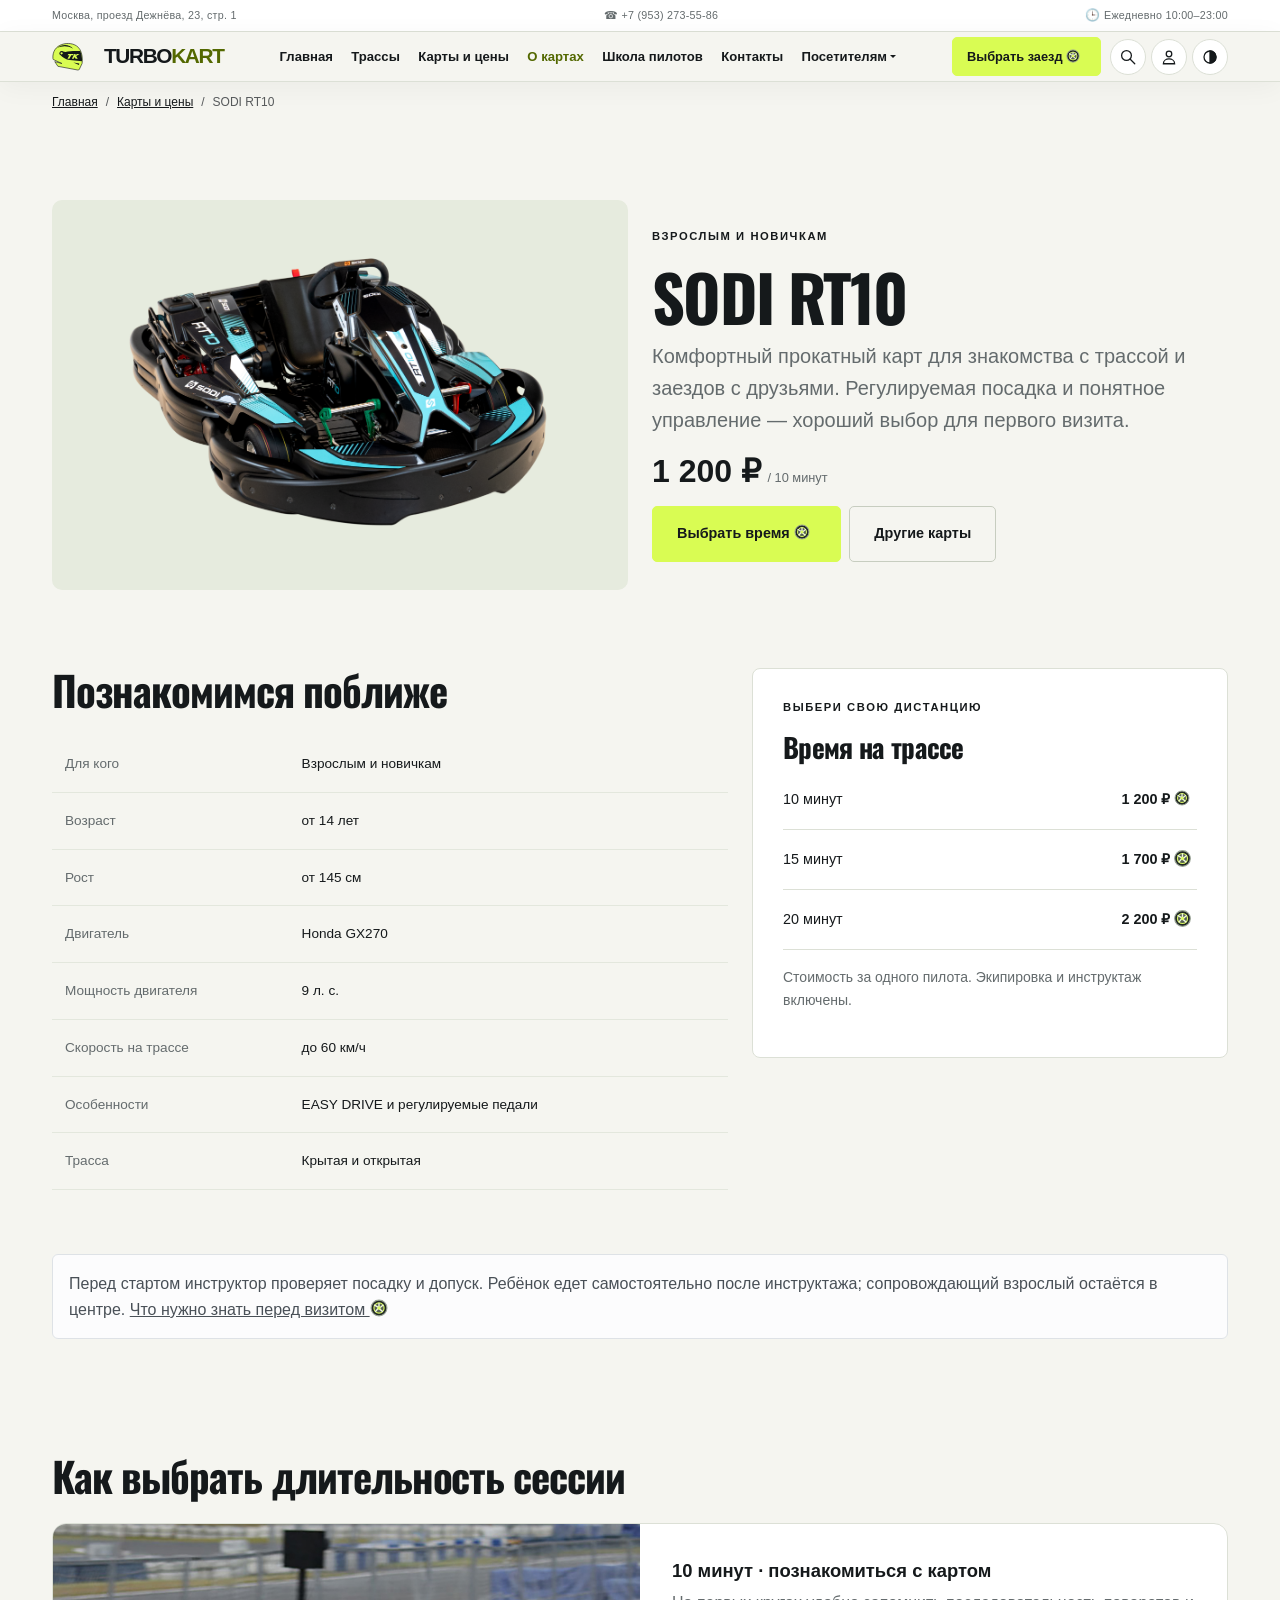
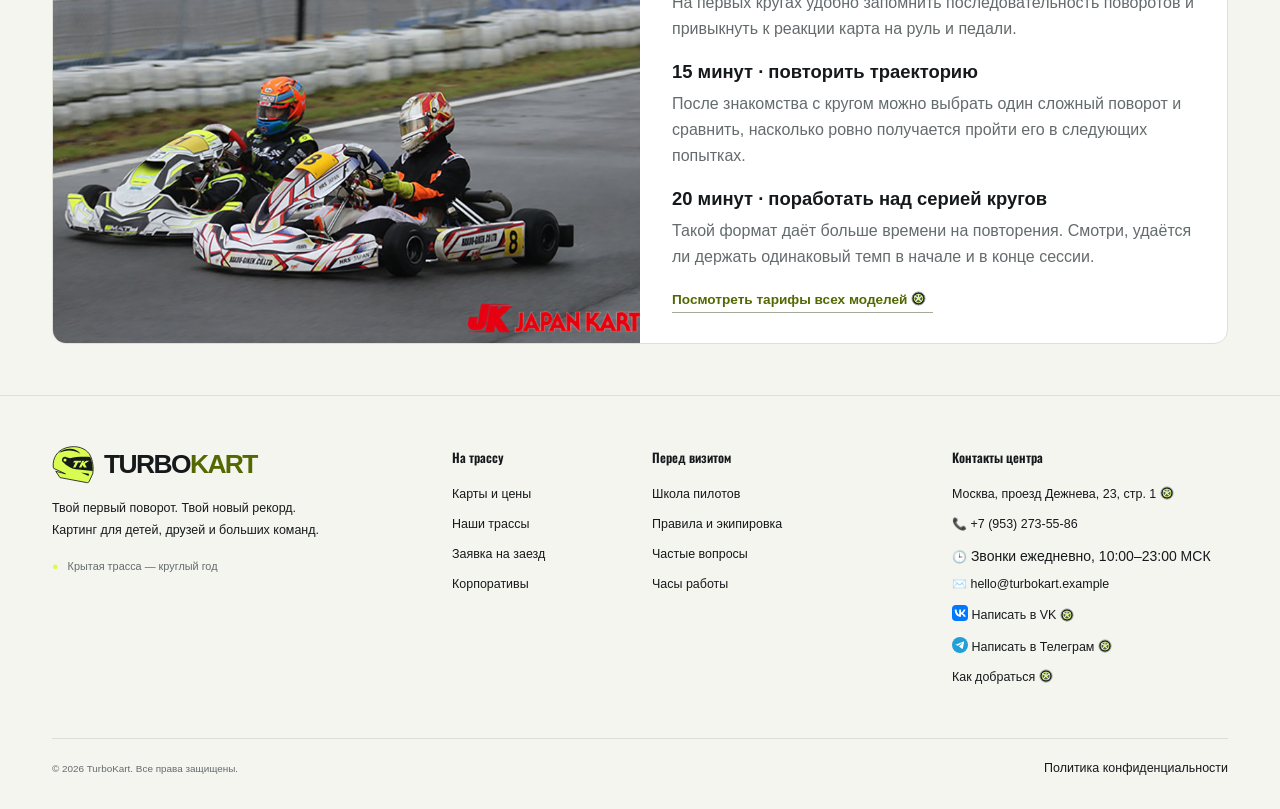
<file: product.html>
<!DOCTYPE html>
<html lang="ru">
<head>
<meta charset="UTF-8">
<meta name="viewport" content="width=device-width, initial-scale=1">
<meta name="description" content="TurboKart — карты для детей и взрослых, трассы и понятные тарифы за время заезда. Учебный проект.">
<title>Характеристики карта — TurboKart</title>
<link rel="icon" type="image/png" sizes="32x32" href="images/favicon-32.png">
<link rel="icon" type="image/svg+xml" sizes="any" href="images/turbokart-mark.svg">
<link rel="stylesheet" href="https://cdn.jsdelivr.net/npm/bootstrap@5.3.8/dist/css/bootstrap.min.css">
<link rel="stylesheet" href="css/custom.css?v=20261112">
<link rel="stylesheet" href="css/racing.css?v=3">
</head>
<body>
<a class="skip-link" href="#main">К содержанию</a>
<div class="topline">
<div class="container d-flex flex-wrap justify-content-between gap-2">
<a href="contacts.html#location">Москва, проезд Дежнёва, 23, стр. 1</a><a href="tel:+79532735586">☎ +7 (953) 273-55-86</a>
<span><span class="contact-icon" aria-hidden="true">🕒</span>&nbsp;Ежедневно 10:00–23:00</span>
</div>
</div>
<header class="site-header"><nav class="navbar navbar-expand-xl">
<div class="container">
<a class="navbar-brand brand" href="index.html"><img class="brand-mark" src="images/turbokart-mark.svg" width="42" height="42" alt="">TURBO<span>KART</span>
<small>КАРТИНГ-ЦЕНТР</small>
</a>
<div class="nav-tools"><button type="button" data-panel="site-search" title="Поиск" aria-label="Поиск"><svg aria-hidden="true" viewBox="0 0 24 24" fill="none" stroke="currentColor" stroke-width="1.7" stroke-linecap="round"><circle cx="10" cy="10" r="6.5"/><path d="m15 15 6 6"/></svg></button><a href="pilot.html" title="Кабинет пилота" aria-label="Кабинет пилота"><svg aria-hidden="true" viewBox="0 0 24 24" fill="none" stroke="currentColor" stroke-width="1.7" stroke-linecap="round"><circle cx="12" cy="8" r="3.7"/><path d="M4.5 21c0-8.5 15-8.5 15 0z"/></svg></a><button type="button" id="theme-switch" role="switch" aria-checked="false" aria-label="Тёмная тема" title="Переключить тему"><svg aria-hidden="true" viewBox="0 0 24 24" fill="none" stroke="currentColor" stroke-width="1.7" stroke-linecap="round"><circle cx="12" cy="12" r="8"/><path d="M12 4a8 8 0 0 1 0 16z" fill="currentColor"/></svg></button></div>
<button class="navbar-toggler" type="button" data-bs-toggle="collapse" data-bs-target="#mainNavbar" aria-controls="mainNavbar" aria-expanded="false" aria-label="Открыть меню">
<span class="navbar-toggler-icon">
</span>
</button>
<div class="collapse navbar-collapse" id="mainNavbar">
<ul class="navbar-nav mx-auto gap-lg-3">
<li class="nav-item">
<a class="nav-link "  href="index.html">Главная</a>
</li>
<li class="nav-item"><a class="nav-link" href="tracks.html">Трассы</a></li>
<li class="nav-item">
<a class="nav-link "  href="catalog.html">Карты и цены</a>
</li>
<li class="nav-item">
<a class="nav-link active" aria-current=page href="product.html">О картах</a>
</li>
<li class="nav-item"><a class="nav-link" href="school.html">Школа пилотов</a></li>
<li class="nav-item">
<a class="nav-link "  href="contacts.html">Контакты</a>
</li>
<li class="nav-item dropdown">
<button class="nav-link dropdown-toggle" type="button" data-bs-toggle="dropdown" aria-expanded="false">Посетителям</button>
<ul class="dropdown-menu">
<li>
<a class="dropdown-item" href="contacts.html#rules">Правила и вопросы</a>
</li>
<li>
<a class="dropdown-item" href="contacts.html#location">Как добраться</a>
</li><li>
<a class="dropdown-item" href="contacts.html#schedule">Часы работы</a>
</li>
</ul>
</li>
</ul>
<a class="btn btn-primary" href="order.html">Выбрать заезд <span class="link-wheel" aria-hidden="true"></span>
</a>
</div>
</div>
</nav>
</header>
<main id="main">
<nav class="container site-crumbs" aria-label="Хлебные крошки"><ol class="breadcrumb"><li class="breadcrumb-item"><a href="index.html">Главная</a></li><li class="breadcrumb-item"><a href="catalog.html">Карты и цены</a></li><li class="breadcrumb-item active" aria-current="page" data-kart-name>SODI RT10</li></ol></nav>
<section class="container section">
<div class="row align-items-center g-5">
<div class="col-lg-6">
<div class="product-visual d-flex align-items-center">
<img id="kart-image" src="images/sodi-rt10.png" alt="SODI RT10">
</div>
</div>
<div class="col-lg-6">
<p class="eyebrow" id="kart-audience">Взрослым и новичкам</p>
<h1 class="product-title" data-kart-name>SODI RT10</h1>
<p class="lead text-secondary" id="kart-description">Комфортный прокатный карт для знакомства с трассой и заездов с друзьями. Регулируемая посадка и понятное управление — хороший выбор для первого визита.</p>
<p class="price">
<span id="kart-price">1 200 ₽</span>
<span> / 10 минут</span>
</p>
<div class="d-flex flex-wrap gap-2">
<a id="kart-order" class="btn btn-primary btn-lg" href="order.html?kart=rt10">Выбрать время <span class="link-wheel" aria-hidden="true"></span></a>
<a class="btn btn-outline-dark btn-lg" href="catalog.html">Другие карты</a>
</div>
</div>
</div>
</section>
<section class="container pb-5">
<div class="row g-5">
<div class="col-lg-7">
<h2>Познакомимся поближе</h2>
<div class="table-responsive mt-4">
<table class="table spec-table">
<tbody>
<tr>
<th scope="row">Для кого</th>
<td id="spec-audience">Взрослым и новичкам</td>
</tr>
<tr>
<th scope="row">Возраст</th>
<td id="spec-age">от 14 лет</td>
</tr>
<tr>
<th scope="row">Рост</th>
<td id="spec-height">от 145 см</td>
</tr>
<tr>
<th scope="row">Двигатель</th>
<td id="spec-engine">Honda GX270</td>
</tr>
<tr>
<th scope="row">Мощность двигателя</th>
<td id="spec-power">9 л. с.</td>
</tr>
<tr>
<th scope="row">Скорость на трассе</th>
<td id="spec-speed">до 60 км/ч</td>
</tr>
<tr>
<th scope="row">Особенности</th>
<td id="spec-feature">EASY DRIVE и регулируемые педали</td>
</tr>
<tr>
<th scope="row">Трасса</th>
<td id="spec-track">Крытая и открытая</td>
</tr>
</tbody>
</table>
</div>
</div>
<div class="col-lg-5">
<div class="price-panel">
<p class="eyebrow">ВЫБЕРИ СВОЮ ДИСТАНЦИЮ</p>
<h2>Время на трассе</h2>
<div id="kart-tariffs">
</div>
<p class="small text-secondary mt-3">Стоимость за одного пилота. Экипировка и инструктаж включены.</p>
</div>
</div>
</div>
</section>
<section class="container pb-5">
<div class="alert alert-light border">Перед стартом инструктор проверяет посадку и допуск. Ребёнок едет самостоятельно после инструктажа; сопровождающий взрослый остаётся в центре. <a href="contacts.html#rules">Что нужно знать перед визитом <span class="link-wheel" aria-hidden="true"></span></a>
</div>
</section>
<section class="container race-guide">
<h2>Как выбрать длительность сессии</h2>
<div class="guide-layout">
<img class="guide-photo" src="images/race-gallery-5.jpg" alt="Пилоты проходят поворот на трассе" loading="lazy">
<div class="guide-body"><dl>
<dt>10 минут · познакомиться с картом</dt><dd>На первых кругах удобно запомнить последовательность поворотов и привыкнуть к реакции карта на руль и педали.</dd>
<dt>15 минут · повторить траекторию</dt><dd>После знакомства с кругом можно выбрать один сложный поворот и сравнить, насколько ровно получается пройти его в следующих попытках.</dd>
<dt>20 минут · поработать над серией кругов</dt><dd>Такой формат даёт больше времени на повторения. Смотри, удаётся ли держать одинаковый темп в начале и в конце сессии.</dd>
</dl>
<a class="text-link" href="catalog.html#prices">Посмотреть тарифы всех моделей <span class="link-wheel" aria-hidden="true"></span></a>
</div></div></section>
</main>
<footer class="site-footer">
<div class="container">
<div class="row g-4">
<div class="col-12 col-lg-4">
<a class="brand footer-brand" href="index.html"><img class="brand-mark" src="images/turbokart-mark.svg" width="42" height="42" alt="">TURBO<span>KART</span>
</a>
<p class="mt-3 footer-description">Твой первый поворот. Твой новый рекорд.<br>Картинг для детей, друзей и больших команд.</p>
<span class="availability">
<span aria-hidden="true">●</span> Крытая трасса — круглый год</span>
</div>
<div class="col-6 col-lg-2">
<h2>На трассу</h2>
<a href="catalog.html">Карты и цены</a>
<a href="tracks.html">Наши трассы</a>
<a href="order.html">Заявка на заезд</a>
<a href="index.html#events">Корпоративы</a>
</div>
<div class="col-6 col-lg-3">
<h2>Перед визитом</h2>
<a href="school.html">Школа пилотов</a>
<a href="contacts.html#rules">Правила и экипировка</a>
<a href="index.html#race-faq">Частые вопросы</a>
<a href="contacts.html#schedule">Часы работы</a>
</div>
<div class="col-12 col-lg-3">
<h2>Контакты центра</h2>
<a href="https://yandex.ru/maps/?ll=37.637686%2C55.869410&amp;pt=37.637686,55.869410&amp;z=17" target="_blank" rel="noopener">Москва, проезд Дежнева, 23, стр. 1 <span class="link-wheel" aria-hidden="true"></span></a>
<a href="tel:+79532735586"><span class="contact-icon" aria-hidden="true">📞</span>&nbsp;+7 (953) 273-55-86</a><small class="d-block mb-2"><span class="contact-icon" aria-hidden="true">🕒</span>&nbsp;Звонки ежедневно, 10:00–23:00 МСК</small>
<a href="mailto:hello@turbokart.example"><span class="contact-icon" aria-hidden="true">✉️</span>&nbsp;hello@turbokart.example</a>
<a href="https://vk.ru/id331658652" target="_blank" rel="noopener noreferrer"><img class="social-icon" src="images/vk.svg" alt="" width="16" height="16">&nbsp;Написать в VK <span class="link-wheel" aria-hidden="true"></span></a>
<a href="https://t.me/artemi_daa" target="_blank" rel="noopener noreferrer"><img class="social-icon" src="images/telegram.svg" alt="" width="16" height="16">&nbsp;Написать в Телеграм <span class="link-wheel" aria-hidden="true"></span></a>
<a href="contacts.html#location">Как добраться <span class="link-wheel" aria-hidden="true"></span></a>
</div>
</div>
<div class="footer-bottom d-flex flex-wrap justify-content-between gap-2">
<span>© 2026 TurboKart. Все права защищены.</span>
<a href="contacts.html#privacy">Политика конфиденциальности</a>
</div>
</div>
</footer>
<script src="https://cdn.jsdelivr.net/npm/bootstrap@5.3.8/dist/js/bootstrap.bundle.min.js">
</script>
<script src="js/karts.js?v=20261112">
</script>
<script src="js/main.js?v=20261112b">
</script>
<dialog id="site-search" aria-labelledby="search-heading" class="tool-dialog"><form method="dialog"><button aria-label="Закрыть">×</button></form><h2 id="search-heading">Поиск по сайту</h2><label for="search-query">Страница или тема</label><input class="form-control" id="search-query" type="search" placeholder="Например, трассы"><p id="search-caption" aria-live="polite"></p><ul id="search-results"></ul></dialog>
<script src="js/interface.js?v=10"></script>
</body>
</html>
</file>
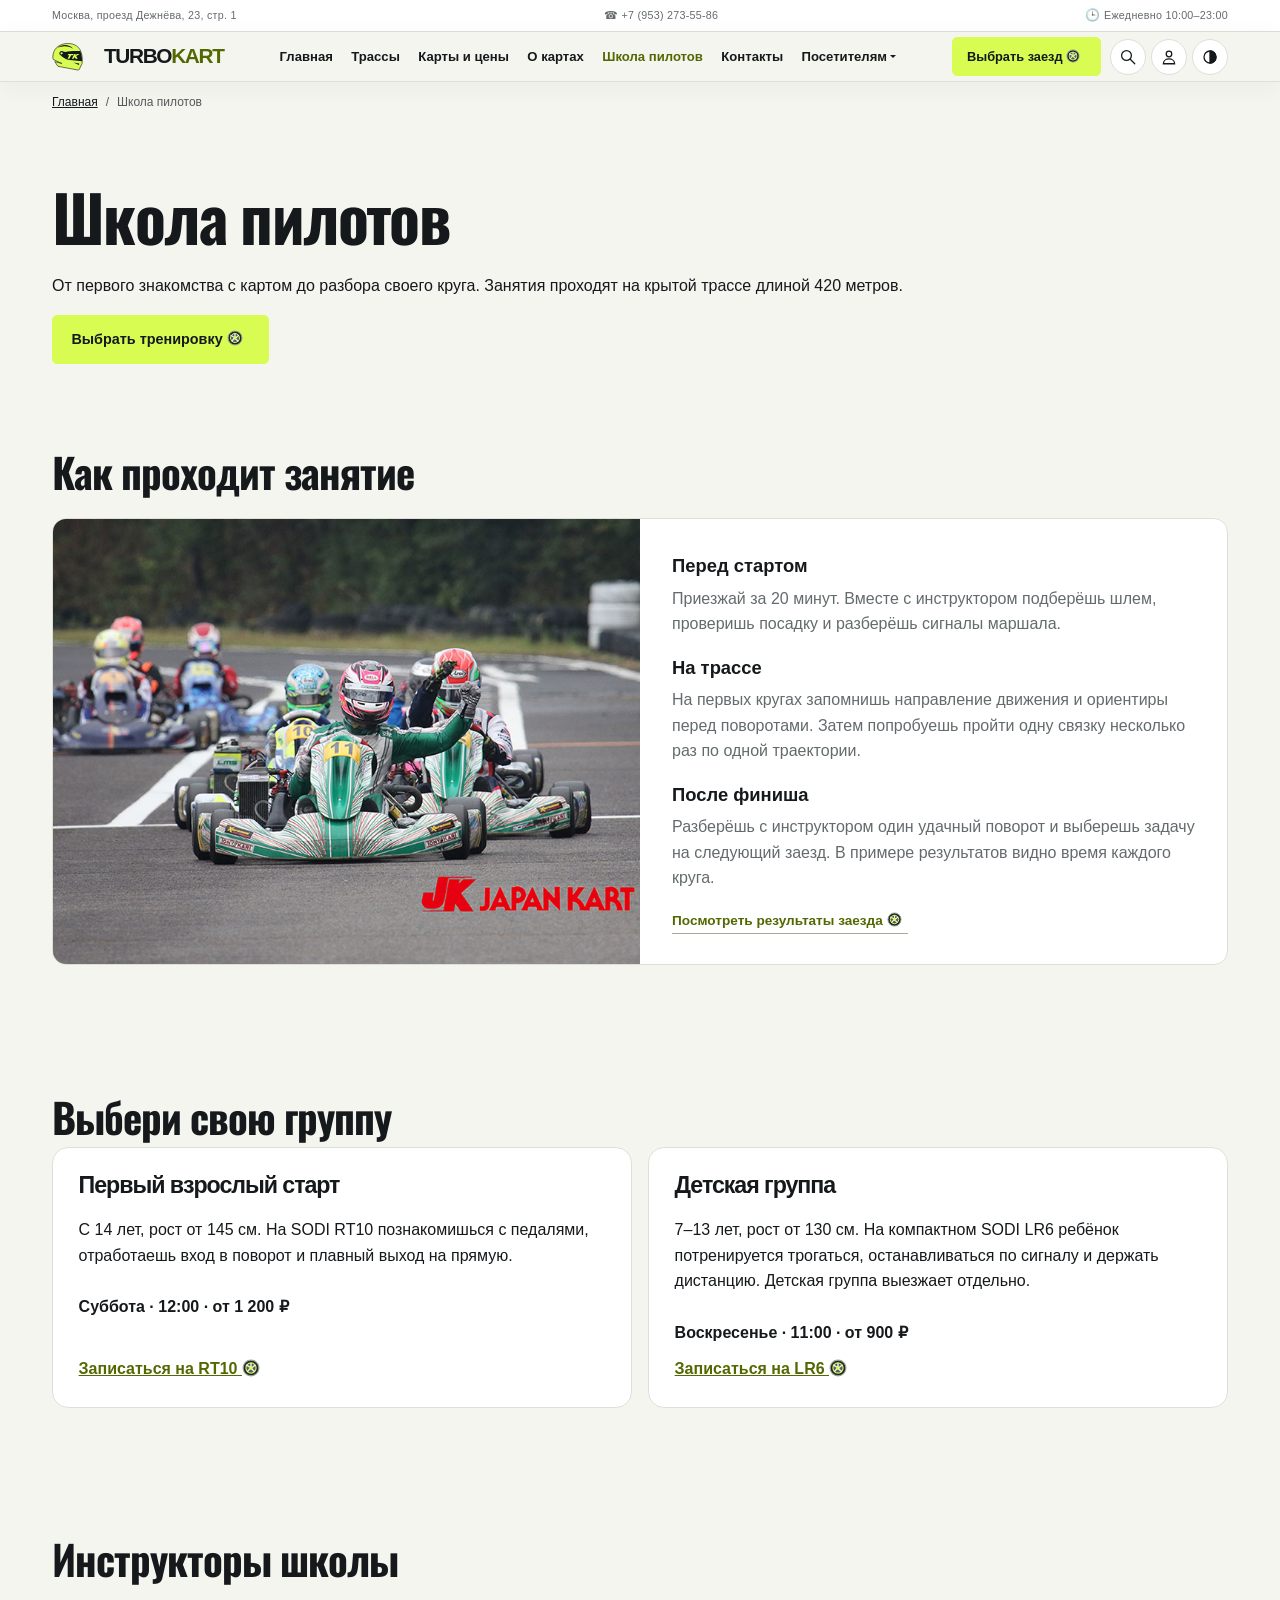
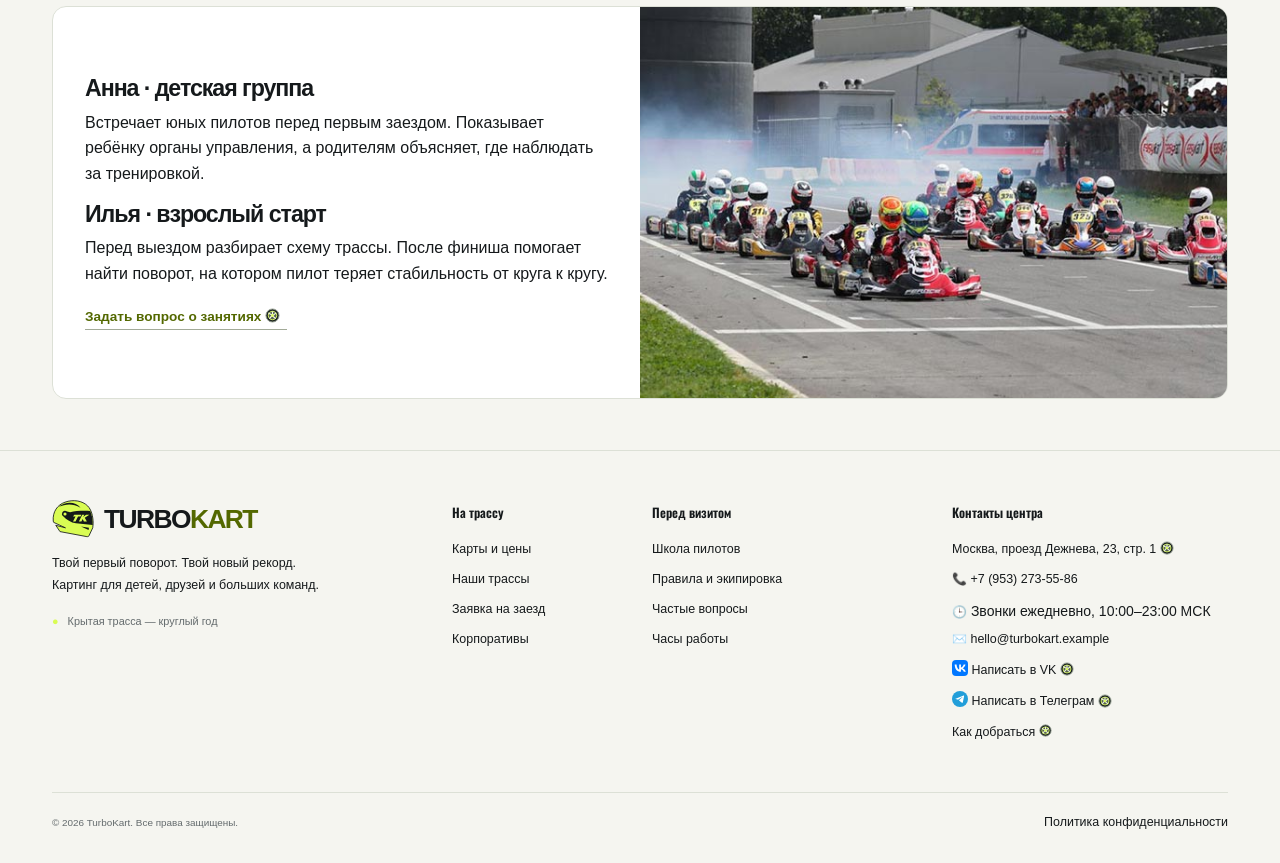
<file: school.html>
<!DOCTYPE html>
<html lang="ru">
<head>
<meta charset="UTF-8">
<meta name="viewport" content="width=device-width, initial-scale=1">
<meta name="description" content="TurboKart — карты для детей и взрослых, трассы и понятные тарифы за время заезда. Учебный проект.">
<title>Школа пилотов — TurboKart</title>
<link rel="icon" type="image/png" sizes="32x32" href="images/favicon-32.png">
<link rel="icon" type="image/svg+xml" sizes="any" href="images/turbokart-mark.svg">
<link rel="stylesheet" href="https://cdn.jsdelivr.net/npm/bootstrap@5.3.8/dist/css/bootstrap.min.css">
<link rel="stylesheet" href="css/custom.css?v=20261112">
<link rel="stylesheet" href="css/racing.css?v=3">
</head>
<body>
<a class="skip-link" href="#main">К содержанию</a>
<div class="topline">
<div class="container d-flex flex-wrap justify-content-between gap-2">
<a href="contacts.html#location">Москва, проезд Дежнёва, 23, стр. 1</a><a href="tel:+79532735586">☎ +7 (953) 273-55-86</a>
<span><span class="contact-icon" aria-hidden="true">🕒</span>&nbsp;Ежедневно 10:00–23:00</span>
</div>
</div>
<header class="site-header"><nav class="navbar navbar-expand-xl">
<div class="container">
<a class="navbar-brand brand" href="index.html"><img class="brand-mark" src="images/turbokart-mark.svg" width="42" height="42" alt="">TURBO<span>KART</span>
<small>КАРТИНГ-ЦЕНТР</small>
</a>
<div class="nav-tools"><button type="button" data-panel="site-search" title="Поиск" aria-label="Поиск"><svg aria-hidden="true" viewBox="0 0 24 24" fill="none" stroke="currentColor" stroke-width="1.7" stroke-linecap="round"><circle cx="10" cy="10" r="6.5"/><path d="m15 15 6 6"/></svg></button><a href="pilot.html" title="Кабинет пилота" aria-label="Кабинет пилота"><svg aria-hidden="true" viewBox="0 0 24 24" fill="none" stroke="currentColor" stroke-width="1.7" stroke-linecap="round"><circle cx="12" cy="8" r="3.7"/><path d="M4.5 21c0-8.5 15-8.5 15 0z"/></svg></a><button type="button" id="theme-switch" role="switch" aria-checked="false" aria-label="Тёмная тема" title="Переключить тему"><svg aria-hidden="true" viewBox="0 0 24 24" fill="none" stroke="currentColor" stroke-width="1.7" stroke-linecap="round"><circle cx="12" cy="12" r="8"/><path d="M12 4a8 8 0 0 1 0 16z" fill="currentColor"/></svg></button></div>
<button class="navbar-toggler" type="button" data-bs-toggle="collapse" data-bs-target="#mainNavbar" aria-controls="mainNavbar" aria-expanded="false" aria-label="Открыть меню">
<span class="navbar-toggler-icon">
</span>
</button>
<div class="collapse navbar-collapse" id="mainNavbar">
<ul class="navbar-nav mx-auto gap-lg-3">
<li class="nav-item">
<a class="nav-link "  href="index.html">Главная</a>
</li>
<li class="nav-item"><a class="nav-link" href="tracks.html">Трассы</a></li>
<li class="nav-item">
<a class="nav-link "  href="catalog.html">Карты и цены</a>
</li>
<li class="nav-item">
<a class="nav-link "  href="product.html">О картах</a>
</li>
<li class="nav-item"><a class="nav-link active" aria-current="page" href="school.html">Школа пилотов</a></li>
<li class="nav-item">
<a class="nav-link" href="contacts.html">Контакты</a>
</li>
<li class="nav-item dropdown">
<button class="nav-link dropdown-toggle" type="button" data-bs-toggle="dropdown" aria-expanded="false">Посетителям</button>
<ul class="dropdown-menu">
<li>
<a class="dropdown-item" href="contacts.html#rules">Правила и вопросы</a>
</li>
<li>
<a class="dropdown-item" href="contacts.html#location">Как добраться</a>
</li><li>
<a class="dropdown-item" href="contacts.html#schedule">Часы работы</a>
</li>
</ul>
</li>
</ul>
<a class="btn btn-primary" href="order.html">Выбрать заезд <span class="link-wheel" aria-hidden="true"></span>
</a>
</div>
</div>
</nav>
</header>
<main id="main">
<nav class="container site-crumbs" aria-label="Хлебные крошки"><ol class="breadcrumb"><li class="breadcrumb-item"><a href="index.html">Главная</a></li><li class="breadcrumb-item active" aria-current="page">Школа пилотов</li></ol></nav>
<section class="container page-intro">
<h1>Школа пилотов</h1>
<p class="lead">От первого знакомства с картом до разбора своего круга. Занятия проходят на крытой трассе длиной 420 метров.</p>
<a href="#sessions" class="btn btn-primary">Выбрать тренировку <span class="link-wheel" aria-hidden="true"></span></a>
</section>
<section class="container race-guide" aria-labelledby="lesson">
<h2 id="lesson">Как проходит занятие</h2>
<div class="guide-layout">
<img class="guide-photo" src="images/race-gallery-8.jpg" alt="Пилоты проходят связку поворотов">
<div class="guide-body"><dl>
<dt>Перед стартом</dt><dd>Приезжай за 20 минут. Вместе с инструктором подберёшь шлем, проверишь посадку и разберёшь сигналы маршала.</dd>
<dt>На трассе</dt><dd>На первых кругах запомнишь направление движения и ориентиры перед поворотами. Затем попробуешь пройти одну связку несколько раз по одной траектории.</dd>
<dt>После финиша</dt><dd>Разберёшь с инструктором один удачный поворот и выберешь задачу на следующий заезд. В примере результатов видно время каждого круга.</dd>
</dl><a href="pilot.html?preview=1#view-results" class="text-link">Посмотреть результаты заезда <span class="link-wheel" aria-hidden="true"></span></a></div></div>
</section>
<section id="sessions" class="container section">
<h2>Выбери свою группу</h2>
<div class="tk-cards">
<article id="adult"><h3>Первый взрослый старт</h3><p>С 14 лет, рост от 145 см. На SODI RT10 познакомишься с педалями, отработаешь вход в поворот и плавный выход на прямую.</p>
<strong>Суббота · 12:00 · от <span data-price-kart="rt10" data-price-duration="10">1 200 ₽</span></strong><a href="order.html?event=school">Записаться на RT10 <span class="link-wheel" aria-hidden="true"></span></a></article>
<article id="junior"><h3>Детская группа</h3><p>7–13 лет, рост от 130 см. На компактном SODI LR6 ребёнок потренируется трогаться, останавливаться по сигналу и держать дистанцию. Детская группа выезжает отдельно.</p>
<strong>Воскресенье · 11:00 · от <span data-price-kart="lr6" data-price-duration="10">900 ₽</span></strong><a href="order.html?event=junior">Записаться на LR6 <span class="link-wheel" aria-hidden="true"></span></a></article>
</div></section>
<section class="container race-guide"><h2>Инструкторы школы</h2><div class="guide-layout">
<div class="guide-body"><h3>Анна · детская группа</h3><p>Встречает юных пилотов перед первым заездом. Показывает ребёнку органы управления, а родителям объясняет, где наблюдать за тренировкой.</p>
<h3>Илья · взрослый старт</h3><p>Перед выездом разбирает схему трассы. После финиша помогает найти поворот, на котором пилот теряет стабильность от круга к кругу.</p>
<a class="text-link" href="contacts.html">Задать вопрос о занятиях <span class="link-wheel" aria-hidden="true"></span></a></div>
<img class="guide-photo" loading="lazy" src="images/race-gallery-1.jpg" alt="Карты на стартовой решётке"></div></section>
</main>
<footer class="site-footer">
<div class="container">
<div class="row g-4">
<div class="col-12 col-lg-4">
<a class="brand footer-brand" href="index.html"><img class="brand-mark" src="images/turbokart-mark.svg" width="42" height="42" alt="">TURBO<span>KART</span>
</a>
<p class="mt-3 footer-description">Твой первый поворот. Твой новый рекорд.<br>Картинг для детей, друзей и больших команд.</p>
<span class="availability">
<span aria-hidden="true">●</span> Крытая трасса — круглый год</span>
</div>
<div class="col-6 col-lg-2">
<h2>На трассу</h2>
<a href="catalog.html">Карты и цены</a>
<a href="tracks.html">Наши трассы</a>
<a href="order.html">Заявка на заезд</a>
<a href="index.html#events">Корпоративы</a>
</div>
<div class="col-6 col-lg-3">
<h2>Перед визитом</h2>
<a href="school.html">Школа пилотов</a>
<a href="contacts.html#rules">Правила и экипировка</a>
<a href="index.html#race-faq">Частые вопросы</a>
<a href="contacts.html#schedule">Часы работы</a>
</div>
<div class="col-12 col-lg-3">
<h2>Контакты центра</h2>
<a href="https://yandex.ru/maps/?ll=37.637686%2C55.869410&amp;pt=37.637686,55.869410&amp;z=17" target="_blank" rel="noopener">Москва, проезд Дежнева, 23, стр. 1 <span class="link-wheel" aria-hidden="true"></span></a>
<a href="tel:+79532735586"><span class="contact-icon" aria-hidden="true">📞</span>&nbsp;+7 (953) 273-55-86</a><small class="d-block mb-2"><span class="contact-icon" aria-hidden="true">🕒</span>&nbsp;Звонки ежедневно, 10:00–23:00 МСК</small>
<a href="mailto:hello@turbokart.example"><span class="contact-icon" aria-hidden="true">✉️</span>&nbsp;hello@turbokart.example</a>
<a href="https://vk.ru/id331658652" target="_blank" rel="noopener noreferrer"><img class="social-icon" src="images/vk.svg" alt="" width="16" height="16">&nbsp;Написать в VK <span class="link-wheel" aria-hidden="true"></span></a>
<a href="https://t.me/artemi_daa" target="_blank" rel="noopener noreferrer"><img class="social-icon" src="images/telegram.svg" alt="" width="16" height="16">&nbsp;Написать в Телеграм <span class="link-wheel" aria-hidden="true"></span></a>
<a href="contacts.html#location">Как добраться <span class="link-wheel" aria-hidden="true"></span></a>
</div>
</div>
<div class="footer-bottom d-flex flex-wrap justify-content-between gap-2">
<span>© 2026 TurboKart. Все права защищены.</span>
<a href="contacts.html#privacy">Политика конфиденциальности</a>
</div>
</div>
</footer>
<script src="https://cdn.jsdelivr.net/npm/bootstrap@5.3.8/dist/js/bootstrap.bundle.min.js">
</script>
<script src="js/karts.js?v=20261112">
</script>
<script src="js/main.js?v=20261112b">
</script>
<dialog id="site-search" aria-labelledby="search-heading" class="tool-dialog"><form method="dialog"><button aria-label="Закрыть">×</button></form><h2 id="search-heading">Поиск по сайту</h2><label for="search-query">Страница или тема</label><input class="form-control" id="search-query" type="search" placeholder="Например, трассы"><p id="search-caption" aria-live="polite"></p><ul id="search-results"></ul></dialog>
<script src="js/interface.js?v=10"></script>

</body>
</html>
</file>
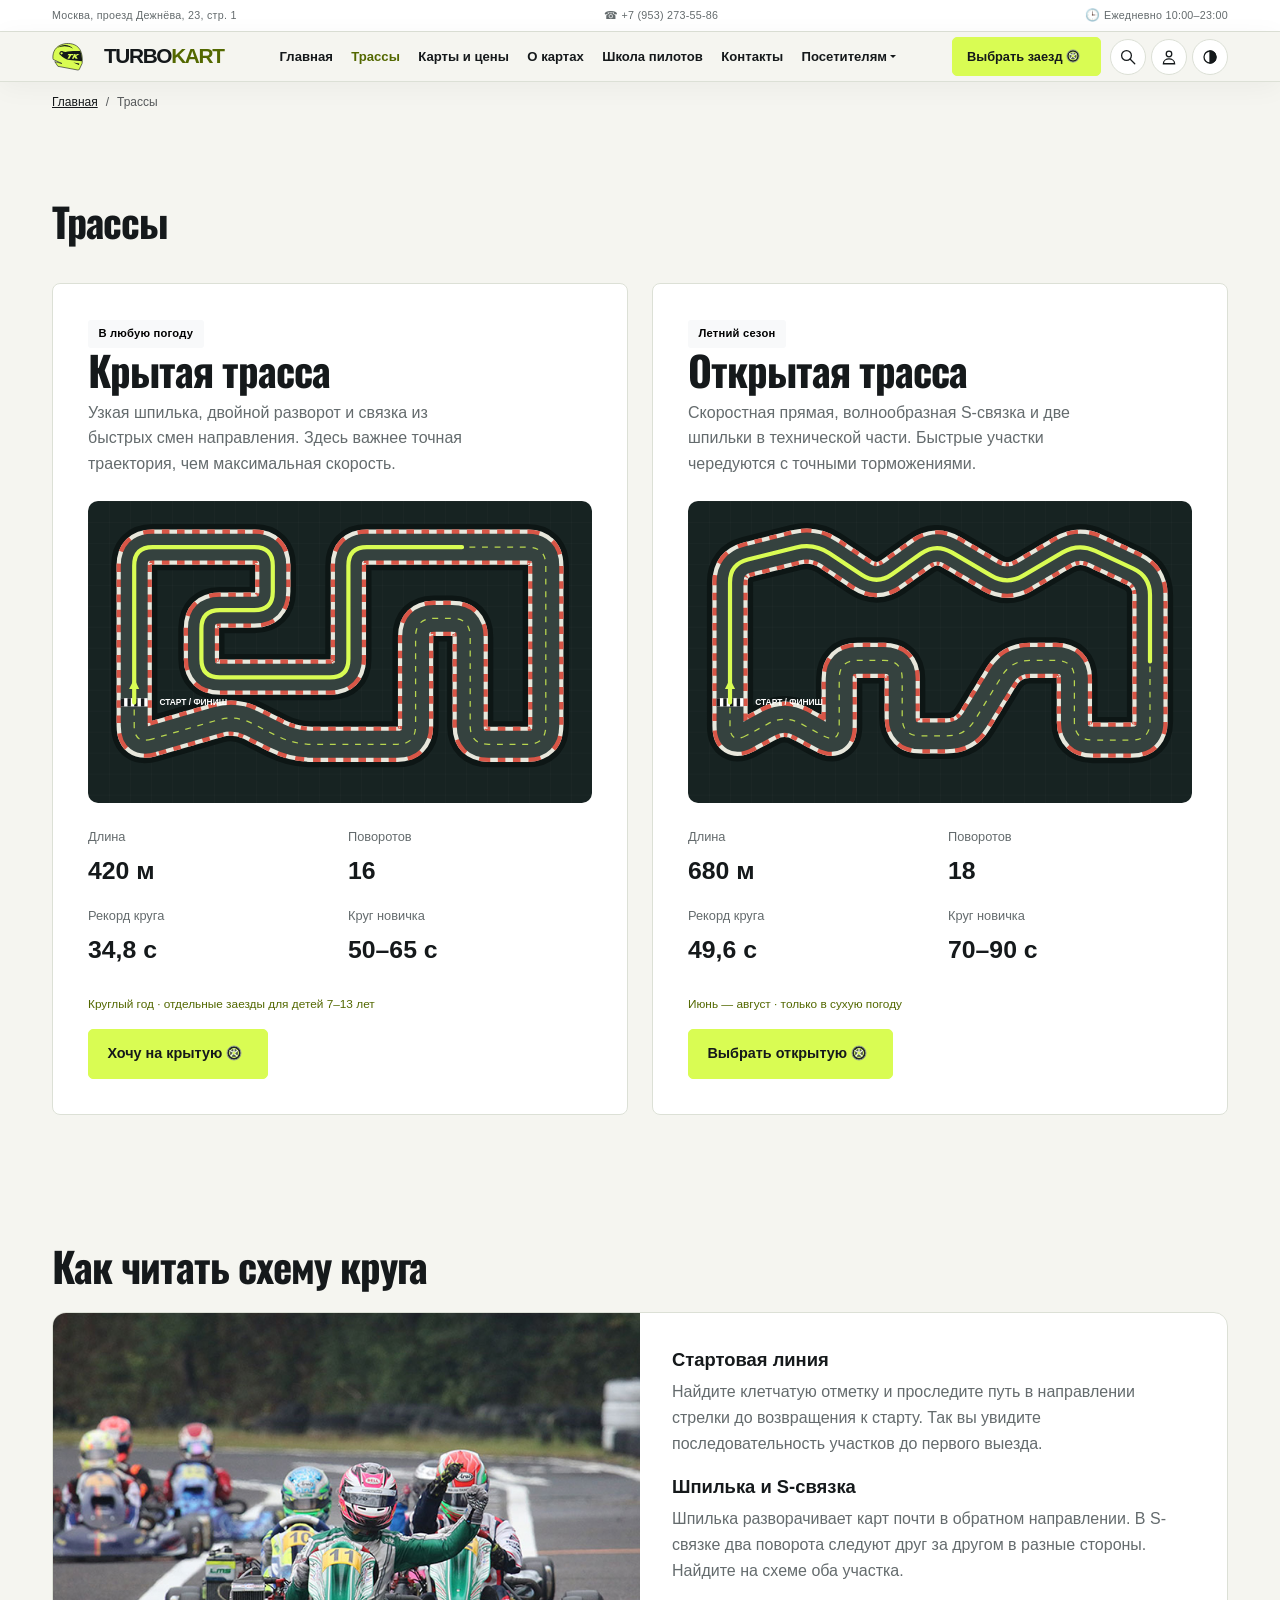
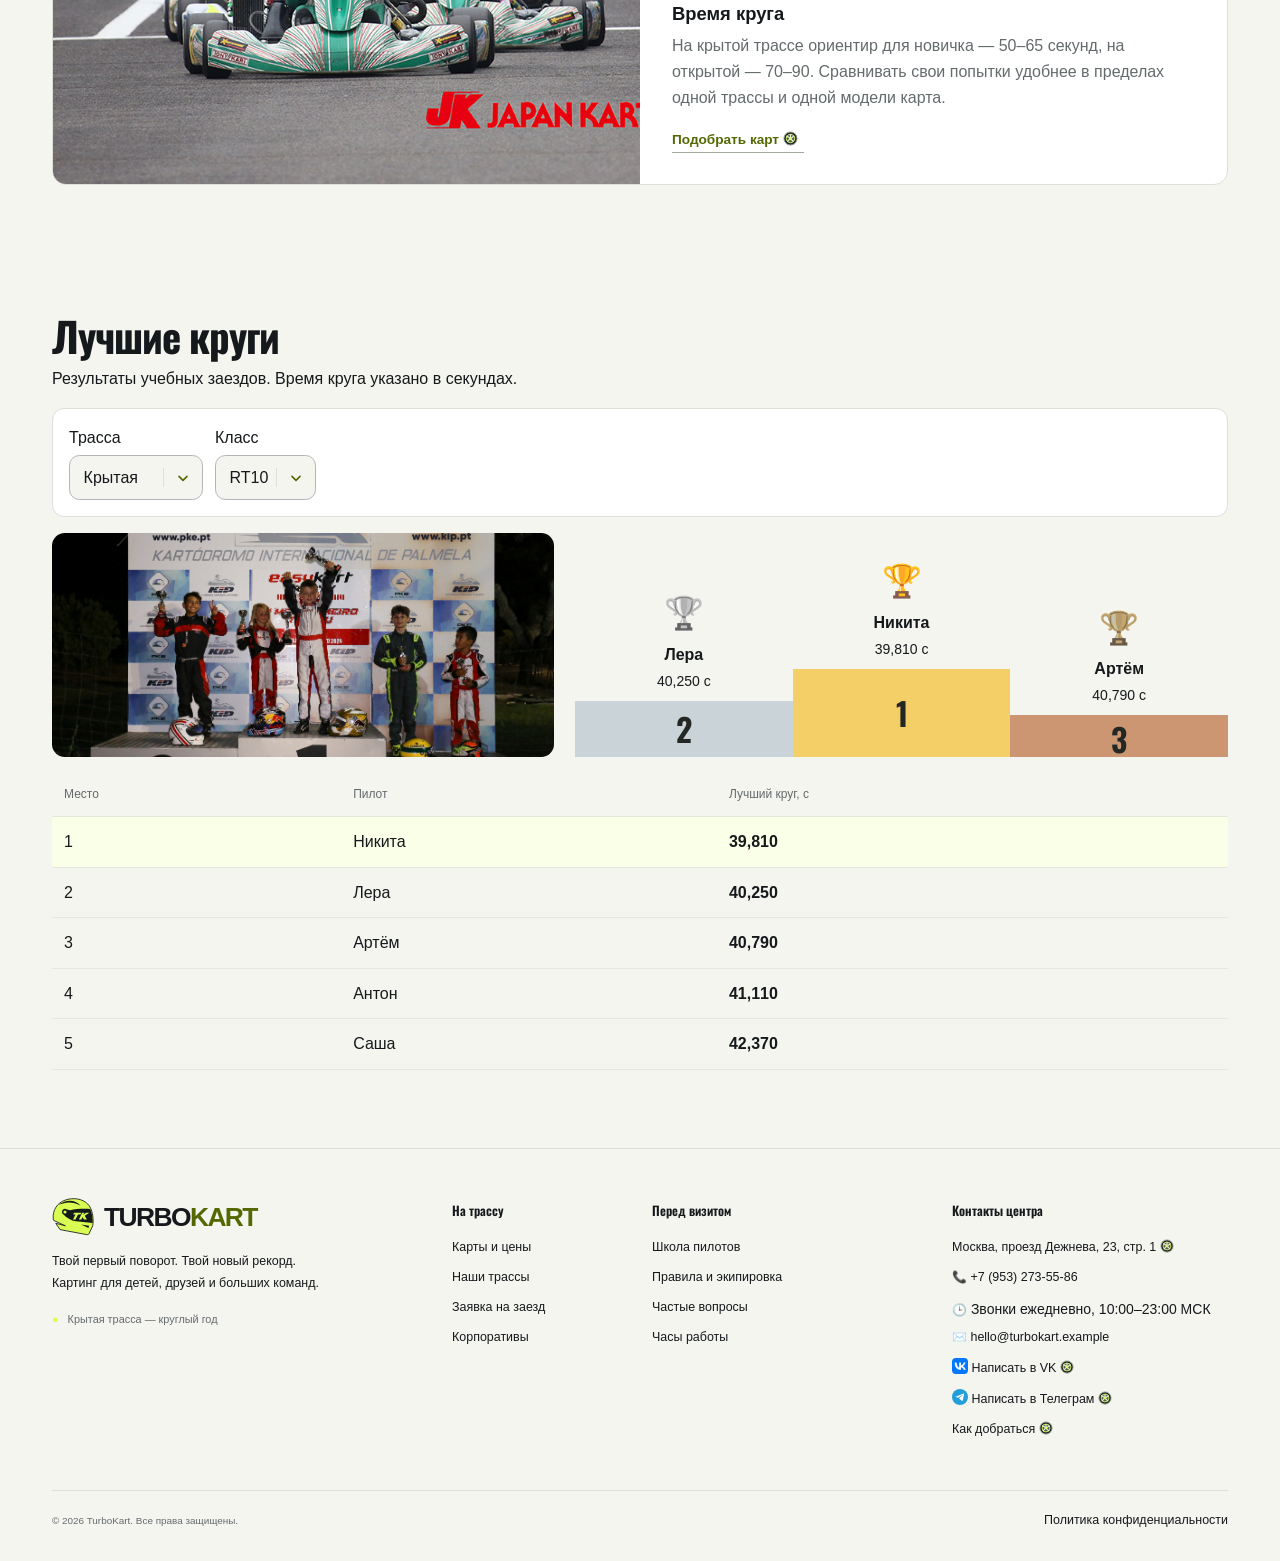
<file: tracks.html>
<!DOCTYPE html>
<html lang="ru">
<head>
<meta charset="UTF-8">
<meta name="viewport" content="width=device-width, initial-scale=1">
<meta name="description" content="TurboKart — карты для детей и взрослых, трассы и понятные тарифы за время заезда. Учебный проект.">
<title>Крытая и открытая трассы — TurboKart</title>
<link rel="icon" type="image/png" sizes="32x32" href="images/favicon-32.png">
<link rel="icon" type="image/svg+xml" sizes="any" href="images/turbokart-mark.svg">
<link rel="stylesheet" href="https://cdn.jsdelivr.net/npm/bootstrap@5.3.8/dist/css/bootstrap.min.css">
<link rel="stylesheet" href="css/custom.css?v=20261112">
<link rel="stylesheet" href="css/racing.css?v=3">
</head>
<body>
<a class="skip-link" href="#main">К содержанию</a>
<div class="topline">
<div class="container d-flex flex-wrap justify-content-between gap-2">
<a href="contacts.html#location">Москва, проезд Дежнёва, 23, стр. 1</a><a href="tel:+79532735586">☎ +7 (953) 273-55-86</a>
<span><span class="contact-icon" aria-hidden="true">🕒</span>&nbsp;Ежедневно 10:00–23:00</span>
</div>
</div>
<header class="site-header"><nav class="navbar navbar-expand-xl">
<div class="container">
<a class="navbar-brand brand" href="index.html"><img class="brand-mark" src="images/turbokart-mark.svg" width="42" height="42" alt="">TURBO<span>KART</span>
<small>КАРТИНГ-ЦЕНТР</small>
</a>
<div class="nav-tools"><button type="button" data-panel="site-search" title="Поиск" aria-label="Поиск"><svg aria-hidden="true" viewBox="0 0 24 24" fill="none" stroke="currentColor" stroke-width="1.7" stroke-linecap="round"><circle cx="10" cy="10" r="6.5"/><path d="m15 15 6 6"/></svg></button><a href="pilot.html" title="Кабинет пилота" aria-label="Кабинет пилота"><svg aria-hidden="true" viewBox="0 0 24 24" fill="none" stroke="currentColor" stroke-width="1.7" stroke-linecap="round"><circle cx="12" cy="8" r="3.7"/><path d="M4.5 21c0-8.5 15-8.5 15 0z"/></svg></a><button type="button" id="theme-switch" role="switch" aria-checked="false" aria-label="Тёмная тема" title="Переключить тему"><svg aria-hidden="true" viewBox="0 0 24 24" fill="none" stroke="currentColor" stroke-width="1.7" stroke-linecap="round"><circle cx="12" cy="12" r="8"/><path d="M12 4a8 8 0 0 1 0 16z" fill="currentColor"/></svg></button></div>
<button class="navbar-toggler" type="button" data-bs-toggle="collapse" data-bs-target="#mainNavbar" aria-controls="mainNavbar" aria-expanded="false" aria-label="Открыть меню">
<span class="navbar-toggler-icon">
</span>
</button>
<div class="collapse navbar-collapse" id="mainNavbar">
<ul class="navbar-nav mx-auto gap-lg-3">
<li class="nav-item">
<a class="nav-link "  href="index.html">Главная</a>
</li>
<li class="nav-item"><a class="nav-link active" aria-current="page" href="tracks.html">Трассы</a></li>
<li class="nav-item">
<a class="nav-link "  href="catalog.html">Карты и цены</a>
</li>
<li class="nav-item">
<a class="nav-link "  href="product.html">О картах</a>
</li>
<li class="nav-item"><a class="nav-link" href="school.html">Школа пилотов</a></li>
<li class="nav-item">
<a class="nav-link" href="contacts.html">Контакты</a>
</li>
<li class="nav-item dropdown">
<button class="nav-link dropdown-toggle" type="button" data-bs-toggle="dropdown" aria-expanded="false">Посетителям</button>
<ul class="dropdown-menu">
<li>
<a class="dropdown-item" href="contacts.html#rules">Правила и вопросы</a>
</li>
<li>
<a class="dropdown-item" href="contacts.html#location">Как добраться</a>
</li><li>
<a class="dropdown-item" href="contacts.html#schedule">Часы работы</a>
</li>
</ul>
</li>
</ul>
<a class="btn btn-primary" href="order.html">Выбрать заезд <span class="link-wheel" aria-hidden="true"></span>
</a>
</div>
</div>
</nav>
</header>
<main id="main">
<nav class="container site-crumbs" aria-label="Хлебные крошки"><ol class="breadcrumb"><li class="breadcrumb-item"><a href="index.html">Главная</a></li><li class="breadcrumb-item active" aria-current="page">Трассы</li></ol></nav>
<section class="section section-dark section-decor section-decor-dark" id="tracks">
<div class="container">

<h1>Трассы</h1>
<div class="row g-4 mt-3">
<div class="col-md-6">
<article class="track-panel h-100">
<span class="badge text-bg-light">В любую погоду</span>
<h2 id="indoor">Крытая трасса</h2>
<p>Узкая шпилька, двойной разворот и связка из быстрых смен направления. Здесь важнее точная траектория, чем максимальная скорость.</p>
<figure class="track-map"><img src="images/track-indoor.svg" alt="Крытая трасса: схема маршрута с 16 поворотами, стартом и направлением движения" loading="lazy" width="600" height="360"><svg class="lap-trace" viewBox="0 0 600 360" aria-hidden="true"><path d="M55 240 L55.0,77.0 Q55,55 77.0,55.0 L198.0,55.0 Q220,55 220.0,77.0 L220.0,108.0 Q220,130 198.0,130.0 L157.0,130.0 Q135,130 135.0,152.0 L135.0,188.0 Q135,210 157.0,210.0 L288.0,210.0 Q310,210 310.0,188.0 L310.0,77.0 Q310,55 332.0,55.0 L523.0,55.0 Q545,55 545.0,77.0 L545.0,268.0 Q545,290 523.0,290.0 L477.0,290.0 Q455,290 455.0,268.0 L455.0,162.0 Q455,140 433.3,140.0 L411.7,140.0 Q390,140 390.0,162.0 L390.0,268.0 Q390,290 368.0,290.0 L267.0,290.0 Q245,290 225.3,280.2 L194.7,264.8 Q175,255 153.9,261.2 L76.1,283.8 Q55,290 55.0,268.0 Z" pathLength="1" fill="none" stroke="#d9fc53" stroke-width="5" stroke-linecap="round"/></svg></figure>
<dl class="track-stats row row-cols-2 g-3 mb-4">
<div class="col"><dt>Длина</dt><dd>420 м</dd></div>
<div class="col"><dt>Поворотов</dt><dd>16</dd></div>
<div class="col"><dt>Рекорд круга</dt><dd>34,8 с</dd></div>
<div class="col"><dt>Круг новичка</dt><dd>50–65 с</dd></div>
</dl>

<p class="track-meta">Круглый год · отдельные заезды для детей 7–13 лет</p>
<a href="order.html?track=indoor" class="btn btn-primary">Хочу на крытую <span class="link-wheel" aria-hidden="true"></span></a>
</article>
</div>
<div class="col-md-6">
<article class="track-panel track-outdoor h-100">
<span class="badge text-bg-light">Летний сезон</span>
<h2 id="outdoor">Открытая трасса</h2>
<p>Скоростная прямая, волнообразная S-связка и две шпильки в технической части. Быстрые участки чередуются с точными торможениями.</p>
<figure class="track-map"><img src="images/track-outdoor.svg" alt="Открытая трасса: схема маршрута с 18 поворотами, стартом и направлением движения" loading="lazy" width="600" height="360"><svg class="lap-trace" viewBox="0 0 600 360" aria-hidden="true"><path d="M50 240 L50.0,97.0 Q50,75 71.3,69.7 L128.7,55.3 Q150,50 168.3,62.2 L206.7,87.8 Q225,100 242.9,87.2 L277.1,62.8 Q295,50 314.0,61.2 L361.0,88.8 Q380,100 399.0,88.8 L446.0,61.2 Q465,50 484.9,59.4 L530.1,80.6 Q550,90 550.0,112.0 L550.0,263.0 Q550,285 528.0,285.0 L482.0,285.0 Q460,285 460.0,263.0 L460.0,212.0 Q460,190 438.0,190.0 L407.0,190.0 Q385,190 373.5,208.8 L341.5,261.2 Q330,280 308.0,280.0 L277.0,280.0 Q255,280 255.0,258.0 L255.0,212.0 Q255,190 233.0,190.0 L202.0,190.0 Q180,190 180.0,212.0 L180.0,268.0 Q180,290 160.6,279.6 L134.4,265.4 Q115,255 95.6,265.4 L69.4,279.6 Q50,290 50.0,268.0 Z" pathLength="1" fill="none" stroke="#d9fc53" stroke-width="5" stroke-linecap="round"/></svg></figure>
<dl class="track-stats row row-cols-2 g-3 mb-4">
<div class="col"><dt>Длина</dt><dd>680 м</dd></div>
<div class="col"><dt>Поворотов</dt><dd>18</dd></div>
<div class="col"><dt>Рекорд круга</dt><dd>49,6 с</dd></div>
<div class="col"><dt>Круг новичка</dt><dd>70–90 с</dd></div>
</dl>

<p class="track-meta">Июнь — август · только в сухую погоду</p>
<a href="order.html?track=outdoor" class="btn btn-primary">Выбрать открытую <span class="link-wheel" aria-hidden="true"></span></a>
</article>
</div>
</div>
</div>
</section>
<section class="container race-guide">
<h2>Как читать схему круга</h2>
<div class="guide-layout">
<img class="guide-photo" src="images/race-gallery-8.jpg" alt="Пелотон проходит связку поворотов" loading="lazy">
<div class="guide-body"><dl>
<dt>Стартовая линия</dt><dd>Найдите клетчатую отметку и проследите путь в направлении стрелки до возвращения к старту. Так вы увидите последовательность участков до первого выезда.</dd>
<dt>Шпилька и S-связка</dt><dd>Шпилька разворачивает карт почти в обратном направлении. В S-связке два поворота следуют друг за другом в разные стороны. Найдите на схеме оба участка.</dd>
<dt>Время круга</dt><dd>На крытой трассе ориентир для новичка — 50–65 секунд, на открытой — 70–90. Сравнивать свои попытки удобнее в пределах одной трассы и одной модели карта.</dd>
</dl>
<a class="text-link" href="catalog.html">Подобрать карт <span class="link-wheel" aria-hidden="true"></span></a>
</div></div></section>
<section class="container section" id="leaderboard"><h2>Лучшие круги</h2><p>Результаты учебных заездов. Время круга указано в секундах.</p><div class="tk-controls"><label>Трасса <select id="rank-track"><option>Крытая</option><option>Открытая</option></select></label><label>Класс <select id="rank-kart"><option>RT10</option><option>Sport</option><option value="LR6">LR6</option></select></label></div><div class="podium-scene"><img src="images/race-gallery-3.jpg" alt="Награждение пилотов на подиуме" loading="lazy"><div id="podium"></div></div><div id="track-ranking" aria-live="polite"></div></section></main>
<footer class="site-footer">
<div class="container">
<div class="row g-4">
<div class="col-12 col-lg-4">
<a class="brand footer-brand" href="index.html"><img class="brand-mark" src="images/turbokart-mark.svg" width="42" height="42" alt="">TURBO<span>KART</span>
</a>
<p class="mt-3 footer-description">Твой первый поворот. Твой новый рекорд.<br>Картинг для детей, друзей и больших команд.</p>
<span class="availability">
<span aria-hidden="true">●</span> Крытая трасса — круглый год</span>
</div>
<div class="col-6 col-lg-2">
<h2>На трассу</h2>
<a href="catalog.html">Карты и цены</a>
<a href="tracks.html">Наши трассы</a>
<a href="order.html">Заявка на заезд</a>
<a href="index.html#events">Корпоративы</a>
</div>
<div class="col-6 col-lg-3">
<h2>Перед визитом</h2>
<a href="school.html">Школа пилотов</a>
<a href="contacts.html#rules">Правила и экипировка</a>
<a href="index.html#race-faq">Частые вопросы</a>
<a href="contacts.html#schedule">Часы работы</a>
</div>
<div class="col-12 col-lg-3">
<h2>Контакты центра</h2>
<a href="https://yandex.ru/maps/?ll=37.637686%2C55.869410&amp;pt=37.637686,55.869410&amp;z=17" target="_blank" rel="noopener">Москва, проезд Дежнева, 23, стр. 1 <span class="link-wheel" aria-hidden="true"></span></a>
<a href="tel:+79532735586"><span class="contact-icon" aria-hidden="true">📞</span>&nbsp;+7 (953) 273-55-86</a><small class="d-block mb-2"><span class="contact-icon" aria-hidden="true">🕒</span>&nbsp;Звонки ежедневно, 10:00–23:00 МСК</small>
<a href="mailto:hello@turbokart.example"><span class="contact-icon" aria-hidden="true">✉️</span>&nbsp;hello@turbokart.example</a>
<a href="https://vk.ru/id331658652" target="_blank" rel="noopener noreferrer"><img class="social-icon" src="images/vk.svg" alt="" width="16" height="16">&nbsp;Написать в VK <span class="link-wheel" aria-hidden="true"></span></a>
<a href="https://t.me/artemi_daa" target="_blank" rel="noopener noreferrer"><img class="social-icon" src="images/telegram.svg" alt="" width="16" height="16">&nbsp;Написать в Телеграм <span class="link-wheel" aria-hidden="true"></span></a>
<a href="contacts.html#location">Как добраться <span class="link-wheel" aria-hidden="true"></span></a>
</div>
</div>
<div class="footer-bottom d-flex flex-wrap justify-content-between gap-2">
<span>© 2026 TurboKart. Все права защищены.</span>
<a href="contacts.html#privacy">Политика конфиденциальности</a>
</div>
</div>
</footer>
<script src="https://cdn.jsdelivr.net/npm/bootstrap@5.3.8/dist/js/bootstrap.bundle.min.js">
</script>
<script src="js/karts.js?v=20261112">
</script>
<script src="js/main.js?v=20261112b">
</script>
<dialog id="site-search" aria-labelledby="search-heading" class="tool-dialog"><form method="dialog"><button aria-label="Закрыть">×</button></form><h2 id="search-heading">Поиск по сайту</h2><label for="search-query">Страница или тема</label><input class="form-control" id="search-query" type="search" placeholder="Например, трассы"><p id="search-caption" aria-live="polite"></p><ul id="search-results"></ul></dialog>
<script src="js/interface.js?v=10"></script>
<script src="js/results.js"></script>
</body>
</html>
</file>
<file: css/racing.css>
@font-face {
  font-family:Oswald; src:url("../fonts/oswald.ttf") format("truetype");
  font-weight:200 700; font-display:swap;
}
:root { --display:Oswald,"Arial Narrow",sans-serif; --cut:24px; }
body :is(h1,h2), .price-amount,.hero-stats strong,.driver-metrics dd {font-family:var(--display);letter-spacing:-.025em;}
body main h2 {line-height:1.08;}
.site-header {box-shadow:0 5px 28px #1017110b;}
.navbar-brand.brand {letter-spacing:-.065em;}
.topline a {text-decoration:none;}
.footer-bottom {align-items:baseline;}
.footer-bottom a {margin-inline-start:auto;text-align:right;}
.start-grid {padding-block:clamp(1rem,3vw,3rem) 0;}
.start-layout {display:grid;grid-template-columns:minmax(0, .86fr) minmax(0, 1.14fr);gap:clamp(1.2rem,4vw,4rem);align-items:stretch;}
.start-copy {align-self:center;padding:1.2rem 0;}
.start-location {display:flex;align-items:center;gap:.55rem;color:var(--muted);font-size:.77rem;font-weight:700;letter-spacing:.065em;text-transform:uppercase;}
.start-location i {width:.65rem;height:.65rem;border-radius:50%;background:var(--brand-text);}
.start-copy h1 {text-transform:uppercase;font-size:clamp(4rem,6.9vw,7.4rem);font-weight:650;line-height:.99;letter-spacing:-.045em;margin:1rem 0 1.45rem;}
.start-copy h1 em {display:inline-block;color:var(--brand-text);font-style:normal;transform:skewX(-8deg);transform-origin:left bottom;}
.start-copy > p:not(.start-location) {font-size:clamp(1rem,1.35vw,1.22rem);line-height:1.5;}
.start-actions {display:flex;align-items:center;flex-wrap:wrap;gap:1.2rem;margin-top:1.5rem;}
.start-visual {position:relative;isolation:isolate;overflow:hidden;min-height:27rem;background:#222826;clip-path:polygon(var(--cut) 0,100% 0,100% calc(100% - var(--cut)),calc(100% - var(--cut)) 100%,0 100%,0 var(--cut));}
.start-visual > img {position:absolute;inset:0;width:100%;height:100%;object-fit:cover;object-position:65% center;}
.start-visual::after {content:"";position:absolute;inset:0;background:linear-gradient(0deg,#101713a8,transparent 60%);z-index:0;pointer-events:none;}
.start-ticket {position:absolute;z-index:1;bottom:1.25rem;left:1.25rem;right:1.25rem;display:flex;align-items:stretch;background:var(--accent);color:#152016;text-decoration:none;}
.ticket-copy {padding:1rem 1.2rem;flex:1;display:grid;}
.ticket-copy small {font-size:.72rem;font-weight:700;text-transform:uppercase;letter-spacing:.1em;}
.ticket-copy strong {font:600 clamp(1.4rem,2.5vw,2.25rem)/1.3 var(--display);}
.ticket-copy span {font-size:.85rem;}
.ticket-arrow {display:grid;place-items:center;padding-inline:1.25rem;border-left:2px dashed #52632866;font-size:2rem;}
.start-grid .hero-stats {margin:2rem 0 0;padding:0;border-block:1px solid var(--line);}
.start-grid .hero-stats .col {margin:0;padding:1.15rem;border-left:1px solid var(--line);}
.start-grid .hero-stats strong {font-size:clamp(2rem,3vw,3.1rem);line-height:1.25;}
.start-grid .hero-stats span {color:var(--muted);font-size:.83rem;}
.hero-stats .counting {color:var(--brand-text);}
#event-cards article {position:relative;overflow:hidden;gap:.65rem;border-radius:0 0 14px 14px;padding-top:0;}
#event-cards img {display:block;width:calc(100% + 2 * clamp(1rem,2vw,2rem));margin:0 calc(-1 * clamp(1rem,2vw,2rem));aspect-ratio:2.1;object-fit:cover;}
#event-cards strong {align-self:start;margin-top:-1.7rem;position:relative;background:var(--accent);color:#182013;padding:.4rem .8rem;border-radius:.2rem;font-variant-numeric:tabular-nums;}
#event-cards h3 {font:600 1.7rem var(--display);}
#event-cards a:last-child {border-top:1px dashed var(--line);padding-top:.75rem;}
#reviews {display:grid;grid-template-columns:1fr 2fr;align-items:start;gap:clamp(1.5rem,4vw,4rem);}
.review-intro {display:grid;gap:1rem;padding:clamp(1rem,2vw,1.8rem);border:1px solid var(--line);border-radius:1rem;background:linear-gradient(135deg,color-mix(in srgb,var(--brand-text) 9%,var(--surface)),var(--surface) 65%);}
.review-intro h2 span {display:block;color:var(--brand-text);}
.review-intro :is(h2,.tk-controls) {margin:0;}
.review-intro .tk-controls {display:grid;border:0;border-top:1px solid var(--line);border-radius:0;background:none;padding:1rem 0 0;}
@media(min-width:768px) and (min-height:480px) {
  .review-intro {position:sticky;top:calc(var(--header-height,4rem) + .65rem);}
}
.review-intro h2 {font-size:clamp(2.8rem,5vw,5rem);}
.review-score {display:flex;align-items:center;gap:1rem;}
.review-score strong {font:600 4rem/1 var(--display);}
.review-score span {display:grid;color:var(--muted);}
.review-score b {letter-spacing:.12em;color:#a86a00;}
[data-bs-theme=dark] .review-score b {color:#ffca58;}
.review-list .row {display:grid;grid-template-columns:1fr;margin:0;gap:.75rem;}
.review-list .row > div {width:auto;padding:0;margin:0;}
.pilot-review {display:grid;grid-template-columns:1fr auto;align-items:center;gap:.6rem 1rem;border-left:4px solid var(--brand-text);}
.pilot-review blockquote {grid-column:1/-1;grid-row:2;margin:0;font-size:1.05rem;line-height:1.5;}
.pilot-review figcaption {grid-row:1;grid-column:1;margin:0;font-weight:700;color:var(--ink);}
.pilot-review [role=img] {grid-column:2;font-size:.84rem;}
#site-search {border-radius:18px;border-top:4px solid var(--brand-text);box-shadow:0 25px 100px #0005;padding:clamp(1.2rem,3vw,2.4rem);}
#site-search::backdrop {backdrop-filter:blur(5px);}
#search-results span {align-self:start;border:1px solid var(--line);border-radius:2rem;padding:.12rem .55rem;}
#search-query {padding:.85rem 1rem;}
.pilot-identity {align-self:start;border-top:5px solid var(--brand-text);}
.pilot-avatar {border-radius:12px 4px;font-family:var(--display);transform:skewX(-5deg);}
.driver-metrics div {border-radius:4px 14px 4px 4px;border-top:3px solid var(--brand-text);}
.driver-metrics dd {font-weight:650;font-size:clamp(1.45rem,2.35vw,2.4rem);}
.pilot-next {position:relative;overflow:hidden;border-inline-start:5px solid var(--brand-text);}
.driver-nav button[aria-pressed=true]::after {content:"";float:right;width:.5rem;height:.5rem;margin:.45rem 0;background:currentColor;border-radius:50%;}
.race-feed figure {position:relative;min-width:min(82vw,20rem);overflow:hidden;border-radius:10px;}
.race-feed img {border-radius:0;aspect-ratio:1.55;}
.race-feed figcaption {position:absolute;inset:auto 0 0;background:linear-gradient(transparent,#09110fe6);color:white;font-weight:650;margin:0;padding:2.5rem 1rem 1rem;}
@media(prefers-reduced-motion:no-preference) {
  .start-copy h1 {animation:start-line .8s cubic-bezier(.18,.7,.18,1) both;}
  .start-visual > img {animation:launch-shot 1.35s ease-out both;}
  .start-ticket {animation:start-line .8s .22s both;}
  .scroll-frame.in-frame:not(.kart-card) {animation:enter-track .8s var(--delay,0ms) cubic-bezier(.16,.75,.2,1) both;}
  .race-feed img,.ticket-arrow {transition:transform .4s ease;}
  .race-feed figure:hover img {transform:scale(1.06);}
  .start-ticket:hover .ticket-arrow {transform:translate(2px,-2px);}
  #site-search[open] {animation:start-line .25s ease-out;}
  @keyframes start-line {from {opacity:0;transform:translateY(22px);} to {opacity:1;transform:none;}}
  @keyframes launch-shot {from {transform:scale(1.12);filter:brightness(.7);} to {transform:scale(1);filter:none;}}
  .kart-card.scroll-frame {
    opacity:0;
    transform:translateY(36px);
    transition:opacity 1.05s ease, transform 1.15s cubic-bezier(.25,.65,.3,1), border-color .2s;
  }
  .kart-card.in-frame {
    opacity:1;
    transform:none;
    transition-delay:var(--delay,0ms),var(--delay,0ms),0ms;
  }
  .kart-card.scroll-frame:focus-within {
    opacity:1;
    transform:none;
    transition:none;
  }
  @keyframes enter-track {from {opacity:.08;transform:translateY(32px);} to {opacity:1;transform:none;}}
}
@media(max-width:767px) {
  .start-layout,#reviews {grid-template-columns:1fr;}
  .start-visual {min-height:clamp(16rem,58vw,23rem);}
  .start-copy h1 {font-size:clamp(3.2rem,12vw,5.2rem);}
  .start-copy h1 br:nth-child(2) {display:none;}
  .start-copy h1 em {margin-inline-start:.12em;}
  .start-copy {padding:0;}
  .start-grid .hero-stats .col {padding:.7rem;}
  .start-ticket {left:.7rem;right:.7rem;bottom:.7rem;}
  .review-intro h2 span {display:inline;}
  .review-score {margin:0;}
  .review-score strong {font-size:2.8rem;}
  .footer-bottom {gap:.5rem;}
}

/* Контакты прокручиваются со страницей, основная навигация остаётся сверху. */
.topline {background:var(--surface);color:var(--muted);border-bottom:1px solid var(--line);}
.site-header .navbar {padding:.32rem 0;}
.site-header .brand small {display:none;}
.site-header .brand-mark {width:31px;height:31px;}
.site-header .brand {font-size:1.3rem;white-space:nowrap;}
.site-header .navbar .btn-primary {padding:.55rem .85rem;white-space:nowrap;}
.nav-tools {display:flex;align-items:center;gap:.3rem;margin-left:auto;}
.nav-tools :is(a,button) {display:grid;place-items:center;width:36px;height:36px;color:var(--ink);border:1px solid var(--line);background:var(--surface);border-radius:50%;}
.nav-tools svg {width:18px;height:18px;}
.nav-tools :is(a,button):is(:hover,:focus-visible,[aria-current=page]) {background:var(--accent);color:#17211a;}
@media(min-width:1200px) {
  .site-header .navbar-collapse {order:1;}
  .nav-tools {order:2;margin-left:.6rem;}
  .site-header .navbar-nav {gap:.15rem!important;}
}
@media(max-width:1199px) {
  .navbar-toggler {margin-left:.4rem;}
}
.link-wheel {display:inline-block;width:1.12em;height:1.12em;vertical-align:-.16em;background:url("../images/link-wheel.svg") center/contain no-repeat;}
@media(prefers-reduced-motion:no-preference) {
  .link-wheel {transition:transform .42s ease-out;}
  a:is(:hover,:focus-visible) .link-wheel {transform:rotate(100deg);}
}
.full-start {position:relative;isolation:isolate;overflow:hidden;padding:0;background:#101815;color:#fff;}
.start-backdrop,.full-start::before {position:absolute;inset:0;width:100%;height:100%;}
.start-backdrop {object-fit:cover;object-position:64% 48%;z-index:-2;}
.full-start::before {content:"";z-index:-1;background:linear-gradient(90deg,#081215ec 2%,#081215a6 42%,transparent 82%),linear-gradient(0deg,#081215ed,transparent 47%);}
.start-inner {min-height:calc(100svh - var(--header-height,60px) - 5rem);display:flex;flex-direction:column;justify-content:space-between;padding-block:clamp(2rem,6vh,5rem) 1.2rem;}
.full-start .start-layout {flex:1;align-items:end;grid-template-columns:minmax(0,1fr) minmax(210px,19rem);}
.full-start .start-copy {align-self:center;}
.full-start .start-copy h1 {font-size:clamp(3.7rem,7vw,8.5rem);}
.full-start .start-copy h1 em {color:var(--accent);}
.full-start .start-location,.full-start .text-link,.full-start .hero-stats span {color:#eef2ee;}
.full-start .start-location i {background:var(--accent);}
.full-start .start-visual {min-height:0;clip-path:none;background:none;}
.full-start .start-visual::after {display:none;}
.full-start .start-ticket {position:static;align-items:center;padding-right:1.2rem;clip-path:polygon(0 0,100% 0,100% calc(100% - 12px),calc(100% - 12px) 100%,0 100%);}
.full-start .hero-stats,.full-start .hero-stats .col {border-color:#ffffff42;}
.full-start .hero-stats strong.counting {color:var(--accent);}
#passes .tk-cards article {border-top:4px solid var(--brand-text);background:linear-gradient(130deg,color-mix(in srgb,var(--accent) 8%,var(--surface)),var(--surface) 70%);}
#passes .tk-cards strong {font:600 2rem var(--display);}
#leaderboard tbody tr:first-child td {background:color-mix(in srgb,var(--accent) 14%,var(--surface));}
#leaderboard .table td:last-child {font-weight:750;}
#race-faq details[open] {border-inline-start:3px solid var(--brand-text);padding-inline:1rem;background:var(--surface);}
@media(max-width:767px) {
  .full-start .start-layout {grid-template-columns:1fr;align-content:end;gap:.8rem;}
  .full-start .start-copy h1 {font-size:clamp(3.1rem,10vw,4.5rem);}
  .full-start .start-visual {max-width:21rem;}
  .full-start .start-inner {padding-top:3rem;}
  .full-start .hero-stats {margin-top:1.2rem;}
}

.track-thumb {display:block;width:100%;height:clamp(7rem,13vw,12rem);object-fit:cover;border-radius:.5rem;margin-bottom:1rem;}
#events .event-panel {background:linear-gradient(95deg,#101a15fa 5%,#111c19da 52%,#111c1977),url("../images/race-gallery-1.jpg") center 58%/cover;color:#fff;border-left:6px solid var(--accent);}
#events .event-panel :is(h2,p) {color:#fff;}
#events .event-panel .eyebrow {color:var(--accent);}
#events .event-panel .btn {background:var(--accent);border-color:var(--accent);color:#172010;}
#rules .rule-card {height:100%;padding:1.5rem;border:1px solid var(--line);border-radius:1rem;background:linear-gradient(135deg,color-mix(in srgb,var(--accent) 12%,var(--surface)),var(--surface) 75%);}
#rules .rule-card > span {display:inline-grid;place-items:center;width:2.6rem;height:2.6rem;background:var(--accent);color:#172010;border-radius:50%;font:600 1.3rem var(--display);}
.question-help {margin-top:1.3rem;padding:1rem;border:1px solid var(--line);border-radius:.6rem;background:var(--surface);}
.faq-sidebar .question-help {margin:.65rem 0 0;}
@media (min-width:701px) and (min-height:420px) {
  .faq-sidebar {position:sticky;top:calc(var(--header-height, 4rem) + .65rem);}
}
.question-help a {color:var(--brand-text);font-weight:bold;}
#write-review {display:grid;gap:.7rem;margin-top:1rem;}
#write-review label {display:grid;gap:.2rem;}

.pilot-review [role=img] {color:#c28a00;}
.podium-scene {display:grid;grid-template-columns:1fr 1.3fr;gap:1.3rem;margin-block:1rem;align-items:end;}
.podium-scene img {width:100%;height:14rem;object-fit:cover;border-radius:.8rem;}
#podium {display:flex;align-items:end;text-align:center;}
.step {flex:1;display:grid;gap:.15rem;min-width:0;}
.step b {display:grid;place-items:center;height:3.5rem;margin-top:.4rem;color:#242825;background:#cad3d7;font:650 2rem var(--display);}
.place-1 b {height:5.5rem;background:#f4ce66;}
.place-3 b {height:2.6rem;background:#cd9672;}
.cup {font-size:2rem;}
.place-2 .cup {filter:grayscale(1);}
.place-3 .cup {filter:sepia(.8) brightness(.76);}
@media(max-width:650px){.podium-scene {grid-template-columns:1fr;}.podium-scene img {height:8rem;}}
.link-wheel {position:relative;background:none;margin-inline-end:.45em;--rubber:#89b12b;}
.link-wheel::after,.link-wheel::before {content:"";position:absolute;inset:0;}
.link-wheel::after {background:url("../images/link-wheel.svg") center/contain no-repeat;}
.link-wheel::before {inset:55% auto auto 0;width:100%;height:.35em;background:repeating-linear-gradient(120deg,var(--rubber) 0 2px,transparent 2px 4px);transform:scaleX(0);transform-origin:left;}
.btn-primary .link-wheel,.start-ticket .link-wheel,#events .btn .link-wheel {--rubber:#172019;}
@media(prefers-reduced-motion:no-preference){
 a:is(:hover,:focus-visible) .link-wheel {transform:none;}
 .link-wheel::after,.link-wheel::before {transition:transform .5s ease-out;}
 a:is(:hover,:focus-visible) .link-wheel::after {transform:translateX(.8em) rotate(140deg);}
 a:is(:hover,:focus-visible) .link-wheel::before {transform:scaleX(.85);}
}
@media(min-width:1400px) and (prefers-reduced-motion:no-preference){
 .section-decor::before,.section-decor::after {animation:track-drift 5s ease-in-out infinite alternate;}
 .section-decor::after {animation-direction:alternate-reverse;}
 @keyframes track-drift {from {translate:0 -12px;} to {translate:0 12px;}}
}

.track-map {position:relative;}
.lap-trace {position:absolute;inset:0;width:100%;height:100%;pointer-events:none;}
.lap-trace path {stroke-dasharray:1;stroke-dashoffset:var(--remaining,0);}
.finish-comparison {padding:1rem;margin-top:1rem;border:1px solid var(--line);border-radius:.75rem;background:var(--surface);}
.finish-controls {display:flex;align-items:end;flex-wrap:wrap;gap:.8rem;}
.finish-controls label {display:grid;gap:.3rem;}
.finish-controls select {background:var(--paper);color:var(--ink);border:1px solid var(--line);padding:.5rem;border-radius:.4rem;}
.finish-lanes {position:relative;margin:1rem .75rem;padding-block:.4rem;background:repeating-linear-gradient(to bottom,transparent 0 1.45rem,var(--line) 1.45rem 1.5rem);}
.finish-lanes::after {content:"";position:absolute;right:0;inset-block:0;width:.5rem;background:repeating-conic-gradient(#fff 0 25%,#182220 0 50%) 0 0/.5rem .5rem;}
.finish-lanes > div {position:relative;height:1.5rem;}
.finish-lanes i {position:absolute;z-index:1;left:-.48rem;top:.3rem;width:.95rem;height:.95rem;border:2px solid #24302c;border-radius:50%;background:#d9fc53;}
.finish-lanes div + div i {background:#60caff;}
.finish-result {font-variant-numeric:tabular-nums;font-weight:600;}
.grid-lights {display:inline-flex;gap:.35rem;background:#17201e;padding:.5rem .7rem;border-radius:.5rem;margin-bottom:.75rem;}
.grid-lights i {width:.85rem;height:.85rem;border-radius:50%;background:#48514f;}
@media(prefers-reduced-motion:no-preference) {
  #bookingModal.show .grid-lights i {animation:start-lamp 1.8s step-end forwards;}
  .grid-lights i:nth-child(1) {--wait:0s;}
  .grid-lights i:nth-child(2) {--wait:.2s;}
  .grid-lights i:nth-child(3) {--wait:.4s;}
  .grid-lights i:nth-child(4) {--wait:.6s;}
  .grid-lights i:nth-child(5) {--wait:.8s;}
  #bookingModal.show .grid-lights i {animation-delay:var(--wait);animation-duration:calc(1.8s - var(--wait));}
  @keyframes start-lamp {from {background:#ff4c43;box-shadow:0 0 .45rem #ff4c4399;} to {background:#50ea82;box-shadow:0 0 .45rem #50ea8299;}}
}
@media(prefers-reduced-motion:reduce) {
  #bookingModal.show .grid-lights i {background:#50ea82;box-shadow:0 0 .45rem #50ea8299;}
}
.finish-lanes {overflow:clip;}
.finish-lanes > div {width:calc(100% - 1.2rem);margin-left:.6rem;}
.finish-controls label::before {content:"";height:3px;border-radius:2px;background:#a6bc45;}
.finish-controls label:nth-child(2)::before {background:#51a6d0;}

/* Общие поля для фильтров, заявки, поиска и кабинета. */
:root {
  --field-chevron:url("data:image/svg+xml,%3Csvg xmlns='http://www.w3.org/2000/svg' viewBox='0 0 20 20'%3E%3Cpath d='m5 8 5 5 5-5' fill='none' stroke='%23536800' stroke-width='2' stroke-linecap='round' stroke-linejoin='round'/%3E%3C/svg%3E");
}
[data-bs-theme=dark] {
  --field-chevron:url("data:image/svg+xml,%3Csvg xmlns='http://www.w3.org/2000/svg' viewBox='0 0 20 20'%3E%3Cpath d='m5 8 5 5 5-5' fill='none' stroke='%23d9fc53' stroke-width='2' stroke-linecap='round' stroke-linejoin='round'/%3E%3C/svg%3E");
}
body :is(select, .form-control, :where(#write-review) input, :where(#write-review) textarea) {
  min-height:2.8rem;max-width:100%;padding:.6rem .85rem;
  border:1px solid color-mix(in srgb,var(--muted) 50%,var(--surface));
  border-radius:.65rem;background-color:var(--paper);color:var(--ink);
  font:inherit;line-height:1.35;
}
body select:not([multiple]) {
  appearance:none;-webkit-appearance:none;cursor:pointer;
  padding-inline-end:2.9rem;
  background-image:var(--field-chevron),linear-gradient(var(--line),var(--line));
  background-position:right .7rem center,right 2.35rem center;
  background-size:1rem 1rem,1px 1.2rem;background-repeat:no-repeat;
}
body :is(select,.form-control,#write-review input,#write-review textarea):focus {
  outline:2px solid var(--brand-text);outline-offset:2px;
  border-color:var(--brand-text);box-shadow:none;background-color:var(--paper);color:var(--ink);
}
body select:disabled {cursor:default;opacity:.7;}
</file>
<file: css/custom.css>
/* Bootstrap отвечает за сетку и компоненты;
здесь — оформление TurboKart. */
:root {
  --ink:#15191b;
  --muted:#646b6d;
  --paper:#f5f5f0;
  --accent:#d9fc53;
  --line:#dce0d6;
  --bs-primary:#d9fc53;
  --bs-body-color:#15191b;
  --bs-body-font-family:Arial,Helvetica,sans-serif;
}

html {
  scroll-behavior:smooth;
  scroll-padding-top:110px;
}

body {
  background:var(--paper);
  line-height:1.6;
}

h1,h2,h3,.brand {
  font-weight:800;
  letter-spacing:-.045em;
  line-height:1.08;
}

h2 {
  font-size:clamp(2rem,3.2vw,3rem);
}

h3 {
  font-size:1.45rem;
}

a {
  color:inherit;
}

a:hover {
  color:#566a09;
}

button,a,input,select,textarea {
  touch-action:manipulation;
}

a:focus-visible,button:focus-visible {
  outline:3px solid #749300;
  outline-offset:4px;
}

.skip-link {
  position:fixed;
  top:-80px;
  left:12px;
  background:var(--accent);
  padding:12px;
  z-index:2000;
}

.skip-link:focus {
  top:12px;
}

.container {
  max-width:1200px;
}

.text-accent {
  color:var(--accent)!important;
}

.eyebrow {
  font-size:.7rem;
  font-weight:700;
  letter-spacing:.14em;
  margin-bottom:16px;
  text-transform:uppercase;
}

.btn {
  border-radius:5px;
  font-weight:700;
  padding:.8rem 1.15rem;
  font-size:.9rem;
}

.btn-lg {
  padding:1rem 1.5rem;
}

.btn-primary {
  --bs-btn-bg:var(--accent);
  --bs-btn-border-color:var(--accent);
  --bs-btn-color:var(--ink);
  --bs-btn-hover-bg:#c8ee39;
  --bs-btn-hover-color:var(--ink);
  --bs-btn-hover-border-color:#c8ee39;
  --bs-btn-active-bg:#b6d936;
  --bs-btn-active-color:var(--ink);
  --bs-btn-active-border-color:#b6d936;
  --bs-btn-disabled-bg:#dce6b8;
  --bs-btn-disabled-border-color:#dce6b8;
  --bs-btn-disabled-color:#555;
}

.btn-outline-dark {
  --bs-btn-color:var(--ink);
  --bs-btn-border-color:#c7cdc0;
}

.text-secondary {
  color:var(--muted)!important;
}

.badge {
  font-size:.7rem;
  padding:.5rem .65rem;
  border-radius:3px;
  font-weight:700;
  letter-spacing:.02em;
}

.site-header {
  background:var(--ink);
  color:white;
}

.topline {
  border-bottom:1px solid #ffffff20;
  font-size:.67rem;
  color:#c5cbc8;
  padding:7px 0;
  letter-spacing:.025em;
}

.navbar {
  padding:17px 0;
}

.navbar-brand {
  margin-right:0;
}

.brand {
  font-size:1.65rem;
  letter-spacing:-.06em;
  text-decoration:none;
  color:white;
  display:inline-block;
  line-height:1;
}

.brand:hover {
  color:white;
}

.brand span {
  color:var(--accent);
}

.brand small {
  display:block;
  font-size:.5rem;
  letter-spacing:.32em;
  margin-top:8px;
  font-weight:500;
}

.navbar .nav-link {
  font-size:.82rem;
  color:#c1c6c4;
  font-weight:600;
}

.navbar .nav-link.active {
  color:var(--accent);
}

.navbar button.nav-link {
  border:0;
  background:none;
}

.dropdown-menu {
  font-size:.85rem;
}

.navbar .btn {
  font-size:.8rem;
}

.hero {
  position:relative;
  isolation:isolate;
  background:#161a1c;
  color:white;
  overflow:hidden;
}

.hero-photo {
  position:absolute;
  inset:0;
  z-index:-2;
  background:url('../images/hero-kart.jpg') center 48%/cover no-repeat;
  opacity:.78;
}

.hero::after {
  content:'';
  position:absolute;
  inset:0;
  z-index:-1;
  background:linear-gradient(90deg,rgba(10,15,17,.95) 0%,rgba(10,15,17,.65) 46%,rgba(10,15,17,.13) 100%),linear-gradient(0deg,#111719 0%,transparent 38%);
}

.hero-content {
  padding-top:83px;
  padding-bottom:32px;
}

.hero h1 {
  font-size:clamp(2.6rem,5.8vw,5.2rem);
  line-height:1.02;
  letter-spacing:-.055em;
  max-width:900px;
}

.hero h1 span {
  color:var(--accent);
}

.hero-lead {
  color:#e2e5df;
  line-height:1.65;
  margin:25px 0 30px;
  font-size:1rem;
}

.hero-stats {
  border-top:1px solid #ffffff35;
  margin-top:74px;
  padding-top:20px;
}

.hero-stats strong {
  display:block;
  font-size:1.9rem;
  line-height:1.15;
  font-weight:700;
  letter-spacing:-.045em;
}

.hero-stats span {
  font-size:.72rem;
  color:#c0c8c4;
}

.section {
  padding-top:78px;
  padding-bottom:78px;
}

.section-heading {
  display:flex;
  justify-content:space-between;
  align-items:end;
  gap:25px;
  margin-bottom:32px;
}

.section-heading h2 {
  margin-bottom:0;
}

.text-link {
  font-size:.85rem;
  font-weight:700;
  text-decoration:none;
  border-bottom:1px solid #a2aa98;
  padding-bottom:5px;
  flex-shrink:0;
}

.kart-card {
  border:1px solid var(--line);
  border-radius:8px;
  overflow:hidden;
  background:#fff;
  transition:border-color .2s;
}

.kart-card:focus-within {
  border-color:var(--brand-text);
}

.kart-visual {
  height:235px;
  background:#e8ece3;
  position:relative;
  padding:25px;
}

.kart-visual::after {
  content:'';
  position:absolute;
  width:65%;
  height:20px;
  background:#12200d20;
  filter:blur(12px);
  bottom:32px;
}

.kart-visual img {
  position:relative;
  width:100%;
  height:100%;
  object-fit:contain;
  z-index:1;
}

.kart-number {
  position:absolute;
  top:-8px;
  right:16px;
  font-size:7rem;
  line-height:1.2;
  font-weight:800;
  letter-spacing:-.08em;
  color:#d7dfcd;
}

.kart-badge {
  position:absolute;
  bottom:14px;
  left:20px;
  z-index:2;
  background:var(--ink);
  color:white;
}

.kart-card .eyebrow {
  font-size:.61rem;
  color:#657350;
  margin-bottom:10px;
}

.kart-card h3 {
  font-size:1.8rem;
}

.kart-specs {
  font-size:.75rem;
  margin-bottom:14px;
}

.kart-specs div {
  display:flex;
  justify-content:space-between;
  gap:12px;
  border-top:1px solid #e8ebe4;
  padding:9px 0;
}

.kart-specs dt {
  font-weight:400;
  color:var(--muted);
  flex-shrink:0;
}

.kart-specs dd {
  margin:0;
  text-align:right;
  font-weight:600;
}

.price {
  font-size:1.7rem;
  font-weight:800;
  letter-spacing:-.04em;
  line-height:1.2;
  margin-top:16px;
}

.price span {
  font-size:.8rem;
  letter-spacing:0;
  font-weight:400;
  color:var(--muted);
}

.price #kart-price {
  font-size:2rem;
  font-weight:800;
  color:var(--ink);
}

.kart-card .btn {
  font-size:.75rem;
  padding:.8rem .85rem;
}

.section-dark {
  background:var(--ink);
  color:white;
}

.section-dark h2 {
  color:white;
}

.track-panel {
  padding:35px;
  background:linear-gradient(140deg,#283337,#1d2427);
  border:1px solid #ffffff20;
  border-radius:8px;
  position:relative;
  overflow:hidden;
}

.track-panel::after {
  content:'';
  position:absolute;
  width:200px;
  height:170px;
  border:22px solid #ffffff05;
  border-radius:100%;
  transform:rotate(-35deg);
  right:-40px;
  bottom:-45px;
  pointer-events:none;
}

.track-outdoor {
  background:linear-gradient(140deg,#39432b,#202820);
}

.track-panel h3 {
  font-size:2rem;
  margin-top:30px;
}

.track-panel p {
  color:#c7ceca;
  max-width:390px;
}

.track-panel .track-meta {
  font-size:.74rem;
  color:var(--accent);
  margin-top:25px;
}

.visit-steps {
  padding:0;
  list-style:none;
  margin:0;
}

.visit-steps li {
  padding:22px 0;
  border-bottom:1px solid var(--line);
}

.visit-steps li:first-child {
  padding-top:0;
}

.visit-steps li>span {
  font-weight:700;
  font-size:.8rem;
  color:#63754d;
  min-width:24px;
}

.visit-steps h3 {
  font-size:1.3rem;
}

.visit-steps p {
  color:var(--muted);
  font-size:.9rem;
  margin:10px 0 0;
}

.event-panel {
  background:var(--accent);
  padding:45px;
  border-radius:8px;
  display:flex;
  justify-content:space-between;
  align-items:center;
  gap:30px;
}

.event-panel h2 {
  font-size:clamp(2rem,3.5vw,3.1rem);
}

.event-panel p:not(.eyebrow) {
  font-size:.9rem;
  margin-top:20px;
}

.event-panel .btn {
  flex-shrink:0;
}

.site-footer {
  padding:55px 0 0;
  background:#15191b;
  color:#c1c9c3;
}

.site-footer h2 {
  font-size:.8rem;
  font-weight:600;
  letter-spacing:0;
  color:white;
  margin-bottom:20px;
}

.site-footer a:not(.brand) {
  display:block;
  text-decoration:none;
  font-size:.78rem;
  margin-bottom:10px;
  overflow-wrap:anywhere;
}

.site-footer a:hover {
  color:var(--accent);
}

.site-footer p {
  font-size:.78rem;
  margin-bottom:10px;
}

.footer-description {
  max-width:330px;
  line-height:1.8;
}

.availability {
  font-size:.68rem;
  color:#c4d3b7;
}

.availability span {
  color:var(--accent);
  margin-right:6px;
}

.footer-bottom {
  font-size:.62rem;
  border-top:1px solid #ffffff20;
  padding:20px 0;
  margin-top:40px;
  color:#a4afa7;
}

.page-intro {
  padding-top:60px;
  padding-bottom:35px;
}

.page-intro h1 {
  font-size:clamp(2.6rem,5vw,4.4rem);
  margin-bottom:22px;
}

.page-intro h1 span {
  color:#5c6d2a;
}

.page-intro .lead {
  font-size:1rem;
}

.tariff-table {
  background:white;
  border:1px solid var(--line);
  border-radius:8px;
  padding:12px 24px;
}

.table>:not(caption)>*>* {
  padding:17px 13px;
  background:transparent;
  border-color:#e3e7dd;
  color:var(--ink);
}

.table thead th {
  font-size:.75rem;
  color:var(--muted);
  font-weight:500;
  white-space:nowrap;
}

.table caption {
  font-size:.72rem;
  padding-top:15px;
}

.product-visual {
  background:#e6ebde;
  border-radius:10px;
  padding:40px;
  min-height:330px;
}

.product-visual img {
  width:100%;
  max-height:330px;
  object-fit:contain;
}

.product-title {
  font-size:clamp(2.6rem,5vw,4.4rem);
}

.breadcrumb {
  font-size:.75rem;
  margin-bottom:30px;
}

.spec-table {
  font-size:.85rem;
}

.spec-table th {
  width:35%;
  font-weight:500;
  color:var(--muted);
}

.price-panel,.booking-panel,.booking-summary,.contact-panel {
  background:white;
  padding:30px;
  border:1px solid var(--line);
  border-radius:8px;
}

.price-panel h2 {
  font-size:1.7rem;
}

.tariff-choice {
  border-bottom:1px solid var(--line);
  padding:18px 0;
  text-decoration:none;
  font-size:.9rem;
}

.tariff-choice:hover {
  color:#4d6600;
}

.booking-summary {
  position:sticky;
  top:24px;
  background:#e9efdd;
}

.form-control,.form-select {
  border-color:#cdd2c5;
  border-radius:4px;
  padding:.8rem;
  font-size:.9rem;
}

.form-control:focus,.form-select:focus {
  border-color:#7c9442;
  box-shadow:0 0 0 .2rem #d9fc5355;
}

.form-label {
  font-size:.8rem;
  font-weight:600;
}

.form-text {
  font-size:.7rem;
}

.summary-line {
  gap:10px;
  font-size:.8rem;
  margin:14px 0;
}

.summary-total {
  border-top:1px solid #c8d2b9;
  padding:23px 0;
  margin-top:20px;
}

.summary-total strong {
  font-size:1.8rem;
  letter-spacing:-.04em;
}

.contact-panel h2 {
  font-size:2rem;
}

.contact-panel p {
  color:var(--muted);
  font-size:.9rem;
}

.rule-card {
  border-top:1px solid #b9c4a7;
  padding-top:20px;
}

.rule-card>span {
  display:block;
  color:#64774b;
  font-size:.8rem;
  margin-bottom:20px;
}

.rule-card h3 {
  font-size:1.25rem;
}

.rule-card p {
  font-size:.85rem;
  color:var(--muted);
}

.accordion {
  --bs-accordion-active-bg:#eaf1dc;
  --bs-accordion-active-color:var(--ink);
  --bs-accordion-btn-focus-box-shadow:0 0 0 .2rem #d9fc5370;
  --bs-accordion-border-color:var(--line);
}

.accordion-button {
  font-size:.95rem;
  font-weight:600;
  padding:22px;
}

.accordion-body {
  color:var(--muted);
  font-size:.9rem;
}

.modal-content {
  border:0;
  border-radius:8px;
}

.modal-header,.modal-footer {
  padding:20px 24px;
}

.modal-body {
  padding:24px;
  font-size:.9rem;
}

.included-list {
  padding-left:20px;
}

.included-list li {
  margin-bottom:12px;
}

section[id] {
  scroll-margin-top:30px;
}

@media(max-width:991px) {
  .navbar-collapse {
    padding-top:20px;
  }

  .navbar-collapse>.btn {
    margin-top:15px;
  }

  .navbar .dropdown-menu {
    background:#fff;
  }

  .booking-summary {
    position:static;
  }

  .hero-content {
    padding-top:60px;
  }

  .hero h1 {
    font-size:clamp(2.6rem,7vw,4.5rem);
  }

  .hero-stats {
    margin-top:55px;
  }

  .event-panel {
    align-items:start;
    flex-direction:column;
  }

  .section {
    padding-top:55px;
    padding-bottom:55px;
  }

  .kart-visual {
    height:230px;
  }

}

@media(max-width:575px) {
  .container {
    padding-left:20px;
    padding-right:20px;
  }

  .topline {
    font-size:.57rem;
  }

  .brand {
    font-size:1.45rem;
  }

  .hero h1 {
    font-size:clamp(2rem,8.4vw,3rem);
  }

  .hero-lead {
    font-size:.9rem;
  }

  .hero-photo {
    background-position:62% center;
  }

  .hero::after {
    background:linear-gradient(90deg,#101719eb,#1017198c),linear-gradient(0deg,#111719,transparent);
  }

  .hero-content {
    padding-top:45px;
  }

  .hero-stats {
    margin-top:45px;
  }

  .hero-stats strong {
    font-size:1.6rem;
  }

  .hero-stats span {
    font-size:.65rem;
  }

  .hero .btn {
    font-size:.8rem;
    padding:.85rem 1rem;
  }

  .section-heading {
    display:block;
  }

  .section-heading>.text-link,.section-heading>.btn {
    display:inline-block;
    margin-top:20px;
  }

  .kart-visual {
    height:240px;
  }

  .track-panel,.event-panel {
    padding:25px;
  }

  .event-panel br {
    display:none;
  }

  .page-intro {
    padding-top:40px;
  }

  .page-intro h1 {
    font-size:2.7rem;
  }

  .booking-panel,.booking-summary,.contact-panel,.price-panel {
    padding:22px;
  }

  .tariff-table {
    padding:4px 8px;
  }

  .table>:not(caption)>*>* {
    padding:14px 8px;
    font-size:.78rem;
  }

  .spec-table th {
    width:38%;
  }

  .product-visual {
    min-height:220px;
    padding:20px;
  }

  .site-footer {
    padding-top:40px;
  }

  .footer-bottom {
    font-size:.6rem;
  }

  .event-panel .btn {
    width:100%;
  }

}

@media(prefers-reduced-motion:reduce) {
  html {
    scroll-behavior:auto;
  }

  *,*::before,*::after {
    transition:none!important;
    animation:none!important;
  }

}

.price .price-amount {
  font-size:1.7rem;
  font-weight:800;
  letter-spacing:-.04em;
  color:var(--ink);
}

/* Крупный вертикальный интервал без выхода Bootstrap-row за края контейнера. */
.container > .row.g-5 {
  --bs-gutter-x: 1.5rem;
}

/* Все длительности и цены рядом с выбранной моделью. */
.card-tariffs {
  margin: 1rem 0;
  padding: .75rem 0;
  border-top: 1px solid var(--line);
  border-bottom: 1px solid var(--line);
}
.card-tariffs > div {
  padding: .2rem 0;
}
.card-tariffs dt {
  color: var(--muted);
  font-weight: 400;
}
.card-tariffs dd {
  margin: 0;
  font-weight: 700;
  white-space: nowrap;
}

.track-map { margin: 1.5rem 0; }
.track-map img { display: block; width: 100%; height: auto; border-radius: 8px; }
.track-stats dt { color: #c7ceca; font-size: .8rem; font-weight: 400; }
.track-stats dd { margin: .2rem 0 0; color: #fff; font-size: 1.55rem; font-weight: 700; }

/* Декор остаётся за пределами центрального контейнера. */
.section-decor { position: relative; isolation: isolate; overflow: hidden; }
@media (min-width: 1400px) {
  .section-decor::before, .section-decor::after {
    content: "";
    position: absolute;
    top: 50%;
    width: min(230px, calc((100% - 1200px) / 2 - 20px));
    height: 700px;
    background: url('../images/catalog-side.svg') center / 100% 100% no-repeat;
    transform: translateY(-50%);
    pointer-events: none;
    z-index: -1;
  }
  .section-decor::before { left: 0; }
  .section-decor::after { right: 0; transform: translateY(-50%) rotate(180deg); }
}

@media (min-width: 1400px) {
  .section-decor-dark::before, .section-decor-dark::after {
    filter: brightness(2.2);
    opacity: .65;
  }
}

/* Один рисунок на общую область двух светлых разделов. */
.visit-sections::before, .visit-sections::after { height: 100%; }

/* Графический знак рядом со словесным логотипом. */
.brand { position: relative; padding-left: 52px; }
.brand-mark { position: absolute; left: 0; top: 50%; transform: translateY(-50%); width: 42px; height: 42px; }
.location-map { border: 1px solid var(--line); border-radius: 16px; overflow: hidden; background: #e8ece3; box-shadow: 0 12px 36px #15191b0c; }
.location-map iframe { display: block; border: 0; }
/* Две анимации: появление первого экрана и отклик кнопок. */
@keyframes intro-arrive { from { opacity: 0; transform: translateY(14px); } to { opacity: 1; transform: translateY(0); } }
.hero-content, .page-intro { animation: intro-arrive .65s ease-out both; }
.btn { transition: transform .2s ease, box-shadow .2s ease, background-color .2s ease, color .2s ease; }
@media (hover: hover) {
 .btn:hover { transform: translateY(-3px); box-shadow: 0 6px 16px #15191b20; }
}
.btn:active { transform: translateY(0); }
@media (max-width: 575.98px) { .location-map iframe { height: 320px; } }
.site-tools { display:flex; justify-content:flex-end; flex-wrap:wrap; gap:1rem; padding-bottom:.5rem; }
.site-tools button { border:0; background:transparent; color:#e4e9de; font:inherit; font-size:.82rem; }
.site-tools button:hover { color:var(--accent); }
.tool-dialog { width:min(92vw,480px); border:1px solid var(--line); border-radius:12px; padding:1.5rem; background:var(--paper); color:var(--ink); }
.tool-dialog::backdrop { background:#10171999; }
.tool-dialog form[method=dialog] { float:right; }
.tool-dialog form[method=dialog] button { background:transparent; border:0; color:inherit; font-size:1.4rem; }
#search-results { margin:1rem 0 0; padding-left:1.25rem; }
#review-list p { padding:1rem; border-left:4px solid var(--accent); overflow-wrap:anywhere; white-space:pre-line; }
[data-bs-theme=dark] { --ink:#edf0e9; --paper:#181d1e; --muted:#bec6c2; --line:#47504e; --bs-body-color:#edf0e9; }
[data-bs-theme=dark] :is(.kart-card,.tariff-table,.price-panel,.booking-panel,.booking-summary,.contact-panel,.rule-card,.dropdown-menu) { background:#252b2b; color:var(--ink); }
[data-bs-theme=dark] .btn-outline-dark { --bs-btn-color:#edf0e9; --bs-btn-border-color:#abb2ad; }
[data-bs-theme=dark] :is(.site-header,.kart-badge,.section-dark) { background:#101516; }
[data-bs-theme=dark] .btn-primary { --bs-btn-color:#15191b; --bs-btn-hover-color:#15191b; --bs-btn-active-color:#15191b; }
[data-bs-theme=dark] .event-panel { color:#15191b; }
[data-bs-theme=dark] .accordion { --bs-accordion-active-bg:#344034; }

/* Единая палитра для секций, навигации и подвала. */
:root { --surface:#fff; --brand-text:#536800; }
[data-bs-theme=dark] { --surface:#252b2b; --brand-text:#d9fc53; }
html body :is(.site-header,.site-footer,.section-dark) { background:var(--paper); color:var(--ink); }
.site-header { border-bottom:1px solid var(--line); }
.site-footer { border-top:1px solid var(--line); }
.site-header :is(.brand,.nav-link,.site-tools button), .site-footer :is(h2,.brand,a), .section-dark h2 { color:var(--ink); }
.site-header .nav-link.active,.site-header .brand span,.site-footer .brand span { color:var(--brand-text); }
.site-header .site-tools button:hover,.site-footer a:hover { color:var(--brand-text); }
.site-header .topline,.site-footer :is(.availability,.footer-bottom) { color:var(--muted); border-color:var(--line); }
.site-header .dropdown-menu, .track-panel,.event-panel { background:var(--surface); color:var(--ink); border:1px solid var(--line); }
.track-panel p,.track-stats dt { color:var(--muted); }
.track-panel .track-meta,.section-dark .text-accent { color:var(--brand-text)!important; }
.track-stats dd,[data-bs-theme=dark] .event-panel { color:var(--ink); }
html[data-bs-theme=light] .hero { background:var(--paper); color:var(--ink); }
html[data-bs-theme=light] .hero::after { background:linear-gradient(90deg,#f5f5f0fa 0%,#f5f5f0db 49%,#f5f5f05e 100%); }
html[data-bs-theme=light] .hero :is(.hero-lead,.hero-stats span) { color:#343e40; }
html[data-bs-theme=light] .hero :is(h1 span,.text-accent) { color:var(--brand-text)!important; }
html[data-bs-theme=light] .hero-stats { border-color:#77817d; }
html[data-bs-theme=light] .btn-outline-light { --bs-btn-color:#172020; --bs-btn-border-color:#697571; }
.theme-knob { display:inline-block; vertical-align:middle; width:2em; height:1.14em; padding:.15em; border-radius:1em; background:#919990; margin-right:.4em; }
.theme-knob::before { content:""; display:block; width:.84em; height:.84em; border-radius:50%; background:white; transition:transform .2s; }
[aria-checked=true] .theme-knob { background:#647d14; }
[aria-checked=true] .theme-knob::before { transform:translateX(.86em); }
.race-feed { display:flex; gap:1rem; overflow-x:auto; scroll-snap-type:x proximity; padding:.7rem 0; }
.race-feed figure { flex:1 0 28%; min-width:min(80vw,250px); margin:0; scroll-snap-align:start; }
.race-feed img { display:block; width:100%; aspect-ratio:3/2; object-fit:cover; border-radius:8px; }
.race-feed figcaption,.pilot-review figcaption { color:var(--muted); font-size:.875rem; margin-top:.65rem; }
.pilot-review { margin:0; padding:1.35rem; height:100%; border:1px solid var(--line); border-radius:8px; background:var(--surface); }

.site-tools a { align-self: center; color: var(--ink); font-size: .82rem; text-decoration: none; }
.site-tools a:is(:hover, :focus-visible, [aria-current]) { text-decoration: underline; }
.site-crumbs { padding-block: .65rem; font-size: .85rem; }
.site-crumbs ol { margin: 0; }
.pilot-page form { max-width: 26rem; }
.pilot-page h2 { margin-top: 1.5rem; }
.pilot-page ul { padding-inline-start: 1.25rem; }
.race-arrow {
  display: inline-block;
  width: 1em;
  height: .9em;
  vertical-align: -.05em;
  background: currentColor;
  clip-path: polygon(0 86%, 62% 24%, 33% 24%, 47% 6%, 99% 6%, 99% 56%, 81% 73%, 81% 37%, 18% 100%);
}
.race-arrow.forward { rotate: 45deg; }
@media (prefers-reduced-motion: no-preference) {
  .race-arrow { transition: translate .18s ease-out; }
  :is(a, button):is(:hover, :focus-visible) .race-arrow { translate: 2px -1px; }
}
.contact-icon { font-family: "Apple Color Emoji", "Segoe UI Emoji", sans-serif; font-size: .75rem; line-height: 1; }
.social-icon { vertical-align: -.15em; }

.visit-page { padding-block: clamp(1.75rem, 4vw, 3.5rem); }
.visit-page h1, .visit-heading { margin-bottom: 1.25rem; }
.channel-grid { display: grid; grid-template-columns: repeat(4,minmax(0,1fr)); gap: .8rem; }
.contact-channel, .visit-card, .pilot-card { background: var(--surface); border: 1px solid var(--line); border-radius: 14px; padding: clamp(1.1rem,2vw,2rem); }
.contact-channel { display: flex; flex-direction: column; align-items: flex-start; gap: .55rem; color: var(--ink); text-decoration: none; }
.contact-channel:is(:hover,:focus-visible) { border-color: var(--brand-text); color: var(--ink); }
.channel-label { display: inline-flex; align-items: center; gap: .5rem; font-size: .9rem; color: var(--muted); }
.contact-channel strong { font-size: clamp(1rem,1.25vw,1.25rem); overflow-wrap: anywhere; }
.contact-channel small { color: var(--muted); }
.route-layout, .pilot-layout { display: grid; grid-template-columns: minmax(0,1fr) minmax(0,1.8fr); gap: 1rem; }
.route-layout .location-map iframe { height: 100%; min-height: 325px; display: block; }
.route-address { font-size: 1.3rem; }
.visit-card h3 { font-size: 1.05rem; }
.visit-card #schedule { border-top: 1px solid var(--line); margin-top: 1.5rem; padding-top: 1.5rem; }
@media (max-width: 900px) { .channel-grid { grid-template-columns: 1fr 1fr; } }
@media (max-width: 700px) { .route-layout,.pilot-layout { grid-template-columns: 1fr; } }
@media (max-width: 460px) { .channel-grid { grid-template-columns: 1fr; } }
.pilot-entry { display: grid; grid-template-columns: minmax(18rem, 2fr) 3fr; gap: 1rem; }
.pilot-entry[hidden] { display: none; }
.pilot-photo { width: 100%; height: 100%; min-height: 17rem; object-fit: cover; border-radius: 14px; }
.pilot-card h2 { font-size: clamp(1.35rem,2.5vw,2rem); margin: 0 0 .8rem; }
.pilot-identity { align-self: start; overflow-wrap: anywhere; }
.pilot-avatar { display: grid; place-items: center; width: 4rem; height: 4rem; border-radius: 50%; background: var(--accent); color: #15191b; font-weight: 800; font-size: 2rem; margin-bottom: 1.25rem; }
.pilot-next { border-top: 4px solid var(--accent); }
.pilot-history { margin-top: 1rem; }
.pilot-filters { display: flex; gap: .4rem; }
.pilot-filters button { background: var(--paper); color: var(--ink); border: 1px solid var(--line); border-radius: 2rem; padding: .35rem .85rem; }
.pilot-filters button[aria-pressed=true] { background: var(--ink); color: var(--paper); }
.pilot-page .pilot-history ul { list-style: none; padding: 0; margin: 1rem 0 0; }
.pilot-history li { padding: .85rem 0; border-top: 1px solid var(--line); }
.pilot-history li p { margin: .25rem 0 0; color: var(--muted); }
@media (max-width: 700px) { .pilot-entry { grid-template-columns: 1fr; } .pilot-photo { min-height: 0; height: 10rem; } }

.race-guide { padding-block: clamp(2rem, 4vw, 4rem); }
.race-guide h2 { margin: 0 0 1.5rem; }
.guide-layout { display: grid; grid-template-columns: repeat(2, minmax(0, 1fr)); border: 1px solid var(--line); border-radius: 14px; overflow: hidden; background: var(--surface); }
.guide-photo { width: 100%; height: 100%; aspect-ratio: 3 / 2; object-fit: cover; }
.guide-body { padding: clamp(1.25rem, 2.5vw, 2.5rem); align-self: center; }
.guide-body dt { font-weight: 750; font-size: 1.15rem; }
.guide-body dd { margin: .3rem 0 1rem; color: var(--muted); }
.guide-body .text-link { color: var(--brand-text); }
.gear-check { display: flex; align-items: baseline; gap: .75rem; padding-block: .85rem; border-top: 1px solid var(--line); }
.gear-check input { accent-color: var(--brand-text); }
@media (max-width: 767px) {
  .guide-layout { grid-template-columns: 1fr; }
  .guide-photo { height: auto; aspect-ratio: 2 / 1; }
}

/* Навигация и страницы гоночного центра */
.site-header { position:sticky; top:0; z-index:1020; }
.topline a { color:inherit; }
main [id] { scroll-margin-top:var(--header-height, 10rem); }
.hero-calendar { position:relative; z-index:1; display:inline-block; padding:.65rem 1rem; margin:.6rem 0; border:1px solid currentColor; border-radius:2rem; color:inherit; text-decoration:none; }
.hero-stats strong { transition:color .5s; }
.hero-stats .counting { color:var(--brand-text); }
.tk-controls,.driver-nav { display:flex; flex-wrap:wrap; gap:.75rem; }
.tk-controls { align-items:center; margin:0 0 1rem; padding:1rem; background:var(--surface); border:1px solid var(--line); border-radius:.75rem; }
.tk-controls label { display:grid; gap:.3rem; }
.tk-controls select { background:var(--paper); color:var(--ink); border:1px solid var(--line); padding:.45rem .7rem; border-radius:.5rem; }
.tk-cards { display:grid; grid-template-columns:repeat(auto-fit,minmax(min(100%,15rem),1fr)); gap:1rem; }
.tk-cards article { display:flex; flex-direction:column; gap:.65rem; padding:clamp(1rem,2vw,2rem); border:1px solid var(--line); background:var(--surface); border-radius:1rem; }
.tk-cards article a { margin-top:auto; color:var(--brand-text); font-weight:700; }
.tk-detail { border-bottom:1px solid var(--line); padding:1rem 0; }
.tk-detail summary { font-weight:700; cursor:pointer; }
.tk-detail p,.tk-detail .protocol-scroll { margin-top:1rem; }
.faq-layout { display:grid; grid-template-columns: minmax(12rem,1fr) 2fr; gap:2rem; align-items:start; }
.faq-layout .tk-controls,.driver-nav { flex-direction:column; align-items:stretch; }
.driver-nav { margin:1.5rem 0; gap:.3rem; }
.driver-nav button { text-align:left; background:transparent; color:var(--ink); border:0; padding:.65rem .9rem; border-radius:.5rem; }
.driver-nav button[aria-pressed=true] { background:var(--accent); color:#15191b; font-weight:700; }
.driver-content { min-width:0; }
.driver-metrics { display:grid; grid-template-columns:repeat(4,minmax(0,1fr)); gap:.6rem; }
.driver-metrics div { display:flex; flex-direction:column-reverse; padding:.9rem; border:1px solid var(--line); border-radius:.75rem; background:var(--surface); }
.driver-metrics dt { font-size:.8rem; color:var(--muted); }
.driver-metrics dd { font-size:clamp(1rem,2vw,1.8rem); font-weight:800; margin:0; font-variant-numeric:tabular-nums; }
.protocol-scroll { overflow-x:auto; }
.protocol-scroll td,.protocol-scroll th { white-space:nowrap; font-variant-numeric:tabular-nums; padding:.75rem; }
.protocol-scroll mark,#search-results mark { background:var(--accent); color:#141912; }
#site-search { width:min(94vw,38rem); max-height:85vh; }
#search-results { padding:0; list-style:none; }
#search-results a { display:grid; grid-template-columns:1fr auto; padding:.75rem; gap:.25rem; text-decoration:none; color:inherit; border-bottom:1px solid var(--line); }
#search-results a:is(:hover,:focus-visible) { background:var(--surface); }
#search-results small { grid-column:1/-1; color:var(--muted); }
#search-results span { font-size:.75rem; color:var(--brand-text); }
@media(min-width:992px) { .catalog-controls { position:sticky; top:var(--header-height,10rem); z-index:4; } }
@media(max-width:991px) { .topline { display:none; } .site-header { max-height:85vh; overflow-y:auto; } }
@media(max-width:700px) { .faq-layout {grid-template-columns:1fr;gap:.75rem;} .driver-metrics {grid-template-columns:1fr 1fr;} .driver-nav {display:grid;grid-template-columns:1fr 1fr;} }
@media(prefers-reduced-motion:no-preference) {
  .race-visible { animation:race-appear .55s ease-out both; }
  .tk-cards article.race-visible:nth-child(2) {animation-delay:.08s;}
  .tk-cards article.race-visible:nth-child(3) {animation-delay:.16s;}
  @keyframes race-appear {from {opacity:.08; transform:translateY(14px);} to {opacity:1; transform:none;} }
}

html,
body,
.site-header,
.site-footer,
.section-dark,
.kart-card,
.tariff-table,
.price-panel,
.booking-panel,
.booking-summary,
.contact-panel,
.rule-card,
.dropdown-menu{
  transition: background-color 0.6s ease,
  color 0.6s ease,
  border-color 0.6s ease,
  box-shadow 0.6s ease;
}
</file>
